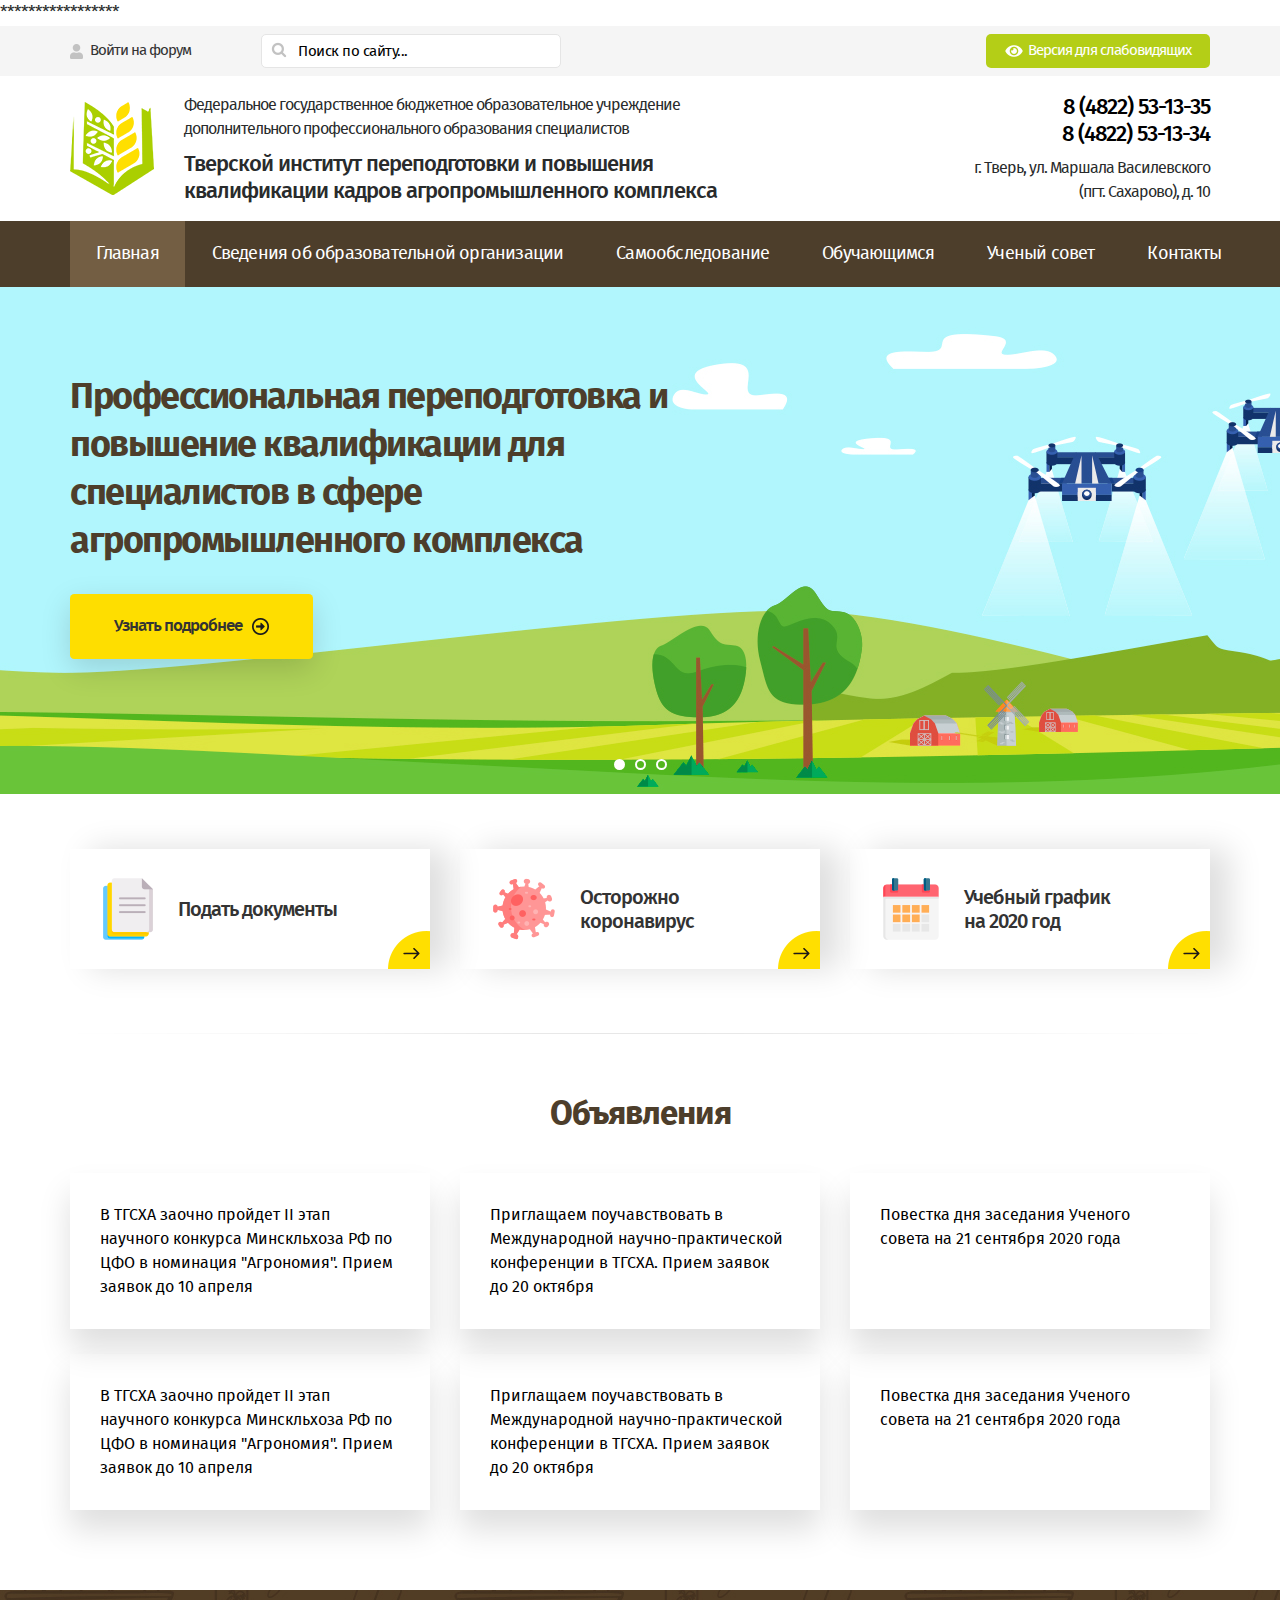
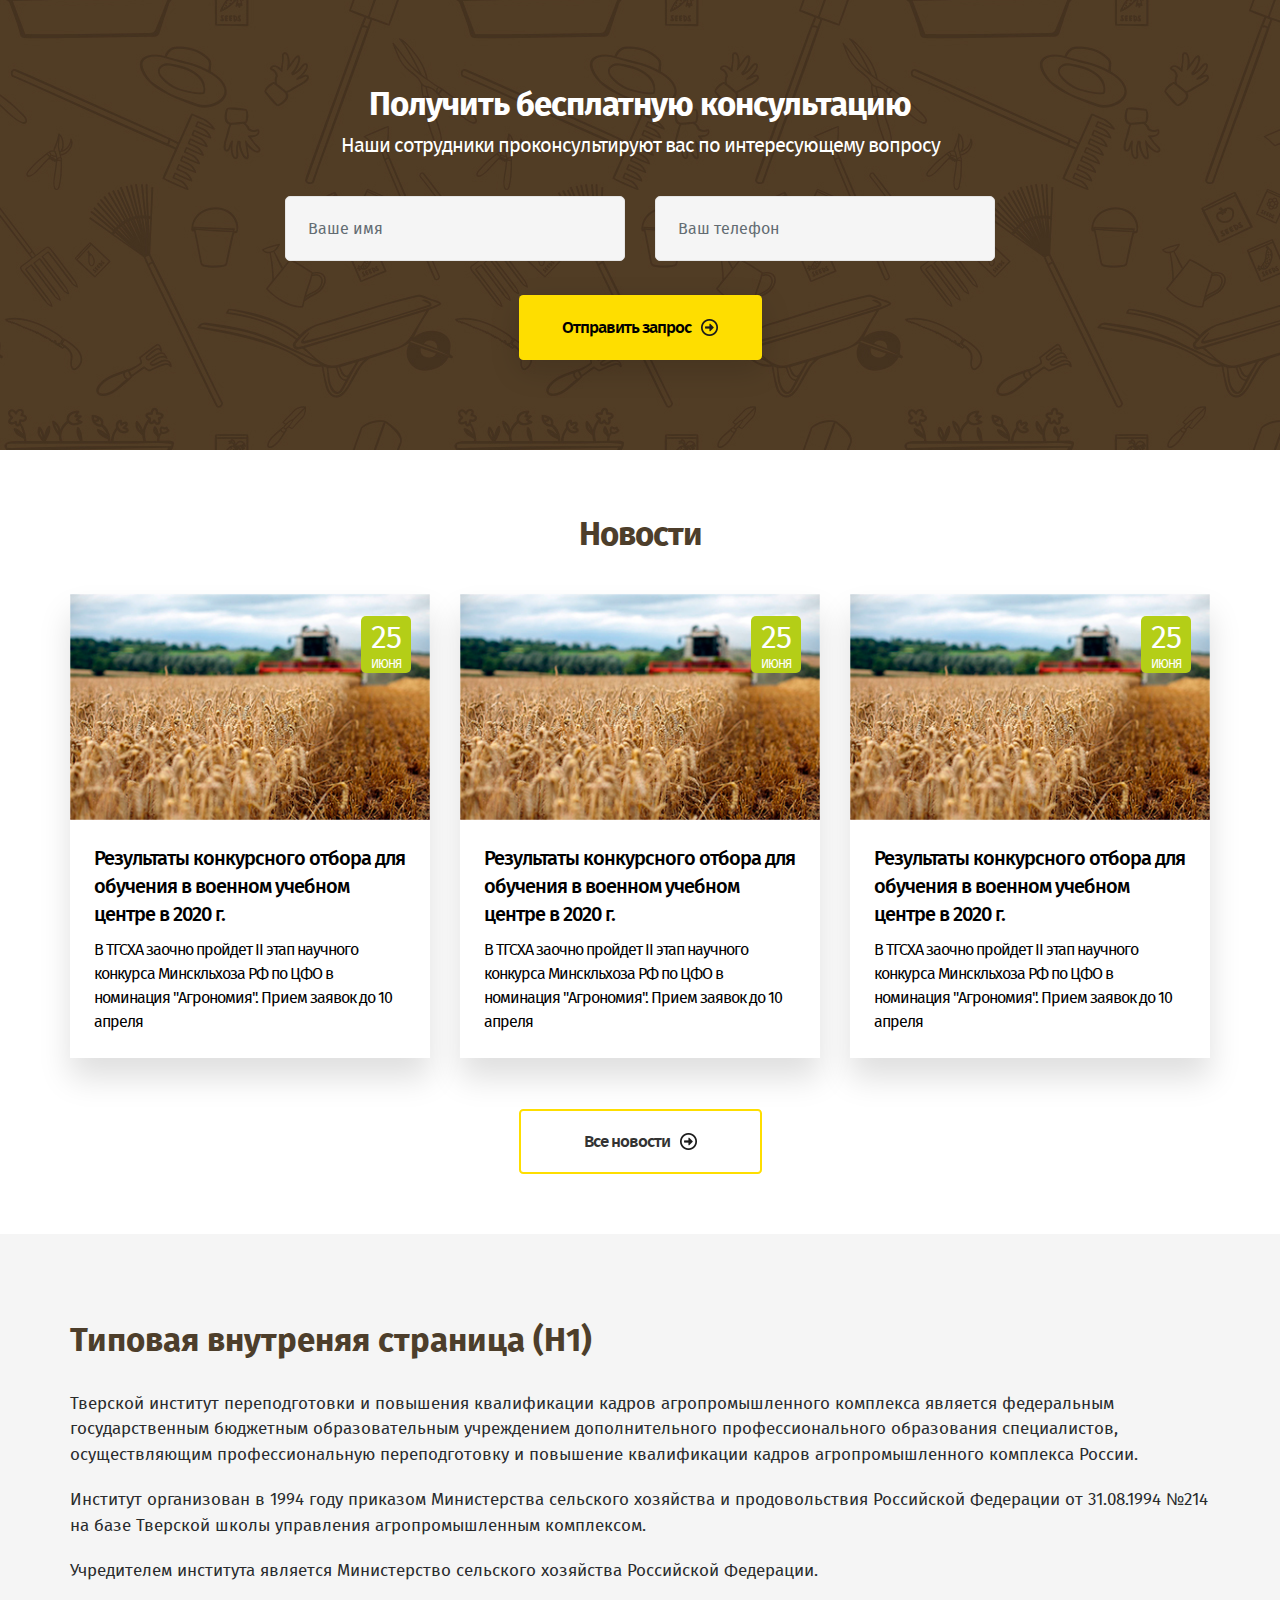
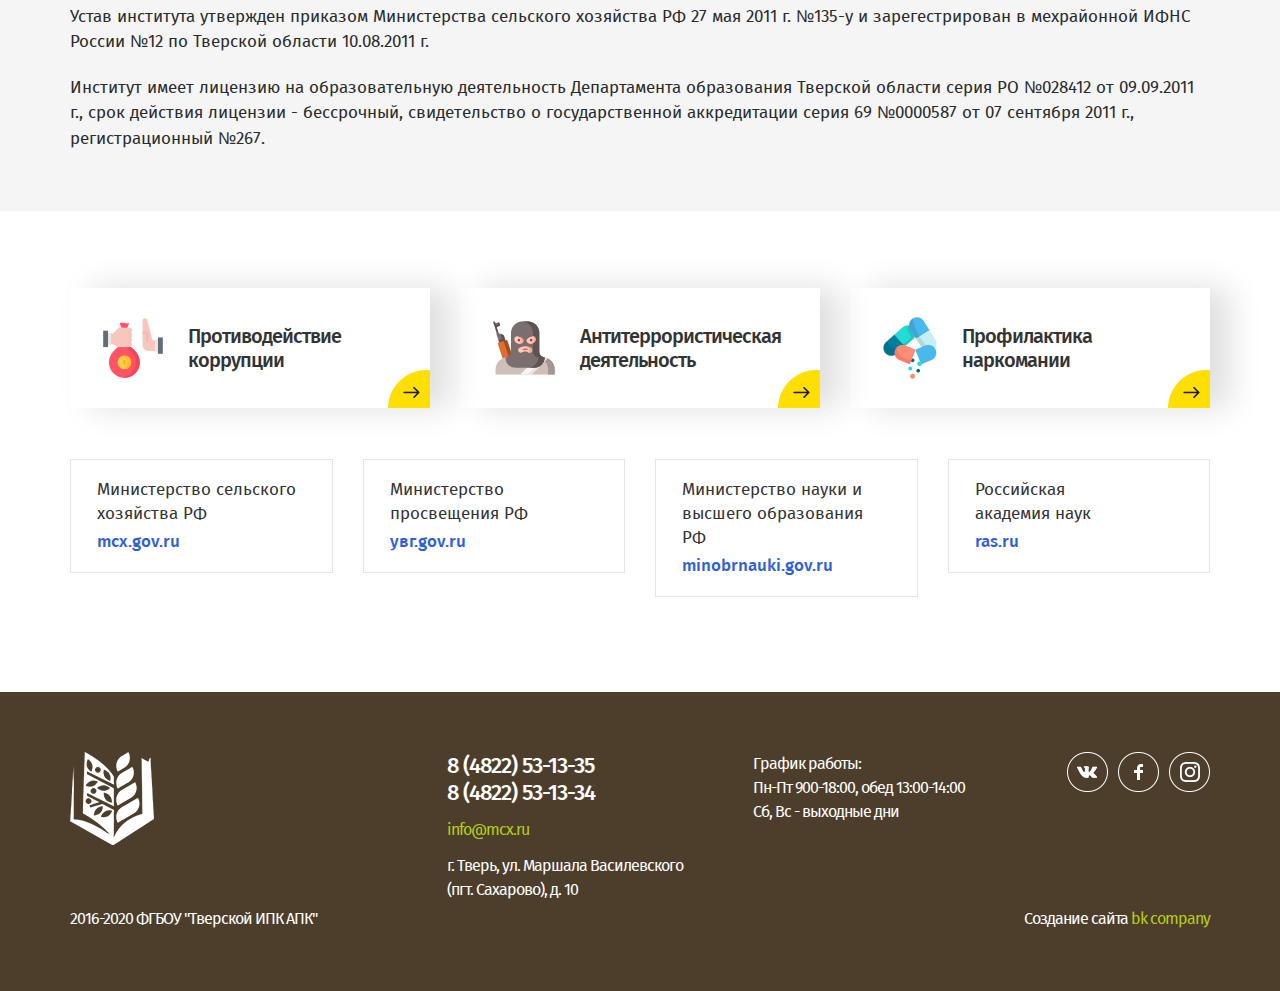
<file: index.html>
<!DOCTYPE HTML>
<html lang="ru">
<head>
    <meta charset="utf-8">
    <title>Главная</title>
    <meta name="description" content="description">
    <meta http-equiv="X-UA-Compatible" content="IE=edge">
    <meta name="viewport" content="width=device-width, initial-scale=1, maximum-scale=1">
    <link rel="stylesheet" href="css/slick.css">
    <link rel="stylesheet" href="css/slick-theme.css">
    <link rel="stylesheet" href="css/jquery.fancybox.min.css">
    <link rel="stylesheet" href="css/selectric.css">
    <link rel="stylesheet" href="css/libs.css"/>
</head>
<body>
*****************
<header>
    <div class="header-top">
        <div class="container">
            <div class="row align-items-center justify-content-between">
                <div class="col-xl-12 col-lg-14 col-md-17 col-18">
                    <div class="header-event">
                        <a href="#" class="header-entry">
                            <img src="images/user.png" alt="">
                           <span class="header-entry__desktop"> Войти на форум</span>
                            <span class="header-entry__mobile"> Войти</span>
                        </a>
                        <form action="#" class="header-search">
                            <input type="text" class="header-search__input" placeholder="Поиск по сайту...">
                            <input type="submit" class="header-search__submit">
                        </form>
                    </div>
                </div>
                <div class="col-xl-6 col-lg-10 col-md-4 col-6 flex justify-content-end">
                    <a href="#" class="header-see">
                        <img src="images/eye.png" alt="">
                        <span>Версия для слабовидящих</span>
                    </a>
                </div>
            </div>
        </div>
    </div>
    <div class="header-center">
        <div class="container">
            <div class="row align-items-center align-items-lg-start">
                <div class="col-xl-15 col-lg-17 col-sm-12 col-14">
                    <div class="header-logo__information">
                        <a href="#" class="header-logo">
                            <img src="images/logo.png" alt="">
                        </a>
                        <div class="header-logo__information_text_mobile">
                            <div class="header-logo__text_big">
                                ФГБОУ <span>"Тверской ИПК АПК"</span>
                            </div>
                        </div>
                        <div class="header-logo__information_text">
                            <div class="header-logo__text">
                                Федеральное государственное бюджетное образовательное учреждение дополнительного
                                профессионального образования специалистов
                            </div>
                            <div class="header-logo__text_big">
                                Тверской институт переподготовки и повышения квалификации кадров агропромышленного
                                комплекса
                            </div>
                        </div>
                    </div>
                </div>
                <div class="col-xl-9 col-lg-7 col-sm-12 col-10 flex flex-column align-items-end text-right">
                    <a href="tel:84822531335" class="header-logo__phone">8 (4822) 53-13-35 </a>
                    <a href="tel:84822531334" class="header-logo__phone">8 (4822) 53-13-34</a>
                    <div class="header-logo__street">
                        г. Тверь, ул. Маршала Василевского <br> (пгт. Сахарово), д. 10
                    </div>
                </div>
            </div>
        </div>
    </div>
    <div class="header-bottom">
        <div class="container">
            <div class="row">
                <div class="col-24 flex align-items-center justify-content-between">
                    <div class="mobile-container">
                        <a href="#" class="header-logo__mobile">
                            <img src="images/logo.png" alt="">
                        </a>
                        <div id="hamburger" class="hamburger-icon-container">
                            <span class="hamburger-icon"></span>
                        </div>
                    </div>
                    <div class="header-bottom__container">
                        <nav class="header-menu">
                            <ul class="header-menu__items">
                                <li class="header-menu__item">
                                    <a href="#" class="header-menu__link active">Главная</a>
                                </li>
                                <li class="header-menu__item header-menu__item_dropdown">
                                    <a href="#" class="header-menu__link">Сведения об образовательной организации</a>
                                    <ul class="header-dopMenu">
                                        <li class="header-dopMenu__item">
                                            <a href="#" class="header-dopMenu__link">Сведения об образовательной организации</a>
                                        </li>
                                        <li class="header-dopMenu__item">
                                            <a href="#" class="header-dopMenu__link">Сведения об образовательной организации</a>
                                        </li>
                                        <li class="header-dopMenu__item">
                                            <a href="#" class="header-dopMenu__link">Основные сведения</a>
                                        </li>
                                        <li class="header-dopMenu__item">
                                            <a href="#" class="header-dopMenu__link">Структура и органы управления образовательной организацией</a>
                                        </li>
                                        <li class="header-dopMenu__item">
                                            <a href="#" class="header-dopMenu__link">Документы</a>
                                        </li>
                                        <li class="header-dopMenu__item">
                                            <a href="#" class="header-dopMenu__link">Образование</a>
                                        </li>
                                        <li class="header-dopMenu__item">
                                            <a href="#" class="header-dopMenu__link">Образовательные стандарты	</a>
                                        </li>
                                        <li class="header-dopMenu__item">
                                            <a href="#" class="header-dopMenu__link">Руководство.Педагогический состав</a>
                                        </li>
                                    </ul>
                                </li>
                                <li class="header-menu__item">
                                    <a href="#" class="header-menu__link">Самообследование</a>
                                </li>
                                <li class="header-menu__item">
                                    <a href="#" class="header-menu__link">Обучающимся</a>
                                </li>
                                <li class="header-menu__item">
                                    <a href="#" class="header-menu__link">Ученый совет</a>
                                </li>
                                <li class="header-menu__item">
                                    <a href="#" class="header-menu__link">Контакты</a>
                                </li>
                            </ul>
                        </nav>
                    </div>
                    <div class="flex align-items-center">
                        <div class="header-bottom__container_hidden">
                            <a href="#" class="header-entry">Войти</a>
                            <a href="#" class="header-see">
                                <img src="images/eye.png" alt="">
                                <span>Версия для слабовидящих</span>
                            </a>
                        </div>
                        <div class="header-search__fixed">
                            <div class="header-search__fixed__icon">
                                <img src="images/search-1.png" alt="" class="header-search__fixed__icon_relative">
                                <img src="images/search-2.png" alt="" class="header-search__fixed__icon_absolute">
                            </div>
                            <div class="header-search__fixed__form">
                                <form action="#" class="header-search">
                                    <input type="text" class="header-search__input" placeholder="Поиск по сайту...">
                                    <input type="submit" class="header-search__submit">
                                </form>
                            </div>
                        </div>
                    </div>

                </div>
            </div>
        </div>
    </div>
</header>

<main>
    <div class="index-slider">
        <div class="index-slider__item" style="background-image: url(images/slider.jpg)">
            <div class="container">
                <div class="row">
                    <div class="col-lg-14">
                        <div class="index-slider__title">
                            Профессиональная переподготовка и повышение квалификации
                            для специалистов в сфере агропромышленного комплекса
                        </div>
                        <a href="#" class="btn">
                            Узнать подробнее
                            <img src="images/arrow.png" alt="">
                        </a>
                    </div>
                </div>
            </div>
        </div>
        <div class="index-slider__item" style="background-image: url(images/slider.jpg)">
            <div class="container">
                <div class="row">
                    <div class="col-lg-14">
                        <div class="index-slider__title">
                            Профессиональная переподготовка
                        </div>
                        <a href="#" class="btn">
                            Отправить запрос
                            <img src="images/arrow.png" alt="">
                        </a>
                    </div>
                </div>
            </div>
        </div>
        <div class="index-slider__item" style="background-image: url(images/slider.jpg)">
            <div class="container">
                <div class="row">
                    <div class="col-lg-14">
                        <div class="index-slider__title">
                            Профессиональная переподготовка и повышение квалификации
                            для специалистов в сфере агропромышленного комплекса
                        </div>
                        <a href="#" class="btn">
                            Отправить запрос
                            <img src="images/arrow.png" alt="">
                        </a>
                    </div>
                </div>
            </div>
        </div>
    </div>
    <div class="container">
        <div class="row">
            <div class="col-12 col-xl-8 mt-4">
                <a href="#" class="item-link">
                    <span class="item-link__pic">
                        <img src="images/item-link-4.png" alt="">
                    </span>
                    <span class="item-link__text">
                      Подать документы
                    </span>
                    <span class="item-link__absolute">
                        <img src="images/arrow-right.png" alt="">
                    </span>
                </a>
            </div>
            <div class="col-12 col-xl-8 mt-4">
                <a href="#" class="item-link">
                    <span class="item-link__pic">
                        <img src="images/item-link-5.png" alt="">
                    </span>
                    <span class="item-link__text">
                     Осторожно <br> коронавирус
                    </span>
                    <span class="item-link__absolute">
                        <img src="images/arrow-right.png" alt="">
                    </span>
                </a>
            </div>
            <div class="col-12 col-xl-8 mt-4">
                <a href="#" class="item-link">
                    <span class="item-link__pic">
                        <img src="images/item-link-6.png" alt="">
                    </span>
                    <span class="item-link__text">
                       Учебный график <br> на 2020 год
                    </span>
                    <span class="item-link__absolute">
                        <img src="images/arrow-right.png" alt="">
                    </span>
                </a>
            </div>
        </div>
        <div class="row">
            <div class="col-24">
                <div class="title-page">
                    Объявления
                </div>
            </div>
            <div class="col-lg-8 col-12 mt-4">
                <a href="#" class="announcement-item">
                  <span>  В ТГСХА заочно пройдет II этап научного конкурса Минскльхоза РФ по ЦФО в номинация "Агрономия". Прием заявок до 10 апреля</span>
                </a>
            </div>
            <div class="col-lg-8 col-12 mt-4">
                <a href="#" class="announcement-item">
                    Приглащаем поучавствовать в Международной научно-практической конференции в ТГСХА. Прием заявок до 20 октября
                </a>
            </div>
            <div class="col-lg-8 col-12 mt-4">
                <a href="#" class="announcement-item">
                    Повестка дня заседания Ученого совета на 21 сентября 2020 года
                </a>
            </div>
            <div class="col-lg-8 col-12 mt-4">
                <a href="#" class="announcement-item">
                    <span>  В ТГСХА заочно пройдет II этап научного конкурса Минскльхоза РФ по ЦФО в номинация "Агрономия". Прием заявок до 10 апреля</span>
                </a>
            </div>
            <div class="col-lg-8 col-12 mt-4">
                <a href="#" class="announcement-item">
                    Приглащаем поучавствовать в Международной научно-практической конференции в ТГСХА. Прием заявок до 20 октября
                </a>
            </div>
            <div class="col-lg-8 col-12 mt-4">
                <a href="#" class="announcement-item">
                    Повестка дня заседания Ученого совета на 21 сентября 2020 года
                </a>
            </div>
        </div>
    </div>
    <div class="consultation">
        <div class="container">
            <div class="row">
                <div class="col-24">
                    <div class="consultation-title">Получить бесплатную консультацию</div>
                    <div class="consultation-description">Наши сотрудники проконсультируют вас по интересующему вопросу</div>
                    <form action="#" class="consultation-form">
                        <div class="consultation-form__line">
                            <input type="text" placeholder="Ваше имя">
                            <input type="tel" placeholder="Ваш телефон" class="phone">
                        </div>
                        <div class="btn">
                            <input type="submit">
                            Отправить запрос
                            <img src="images/arrow.png" alt="">
                        </div>
                    </form>
                </div>
            </div>
        </div>
    </div>
    <div class="container news-container">
        <div class="row">
            <div class="col-24">
                <div class="title-page title-page__none">
                    Новости
                </div>
            </div>
            <div class="col-lg-8 col-12 mt-4">
                <a href="#" class="news-element">
                        <span class="news-element__pic">
                            <img src="images/news-item.jpg" alt="">
                            <span class="news-element__date">
                                <span class="news-element__date_day">25 </span>
                                <span class="news-element__date_month">июня</span>
                            </span>
                        </span>
                    <span class="news-element__content">
                            <span class="news-item__title">
                                Результаты конкурсного отбора для обучения в военном учебном центре в 2020 г.
                            </span>
                            <span class="news-element__description">
                                В ТГСХА заочно пройдет II этап научного конкурса Минскльхоза РФ по ЦФО в номинация "Агрономия". Прием заявок до 10 апреля
                            </span>
                        </span>
                </a>
            </div>
            <div class="col-lg-8 col-12 mt-4">
                <a href="#" class="news-element">
                        <span class="news-element__pic">
                            <img src="images/news-item.jpg" alt="">
                            <span class="news-element__date">
                                <span class="news-element__date_day">25 </span>
                                <span class="news-element__date_month">июня</span>
                            </span>
                        </span>
                    <span class="news-element__content">
                            <span class="news-item__title">
                                Результаты конкурсного отбора для обучения в военном учебном центре в 2020 г.
                            </span>
                            <span class="news-element__description">
                                В ТГСХА заочно пройдет II этап научного конкурса Минскльхоза РФ по ЦФО в номинация "Агрономия". Прием заявок до 10 апреля
                            </span>
                        </span>
                </a>
            </div>
            <div class="col-lg-8 col-12 mt-4">
                <a href="#" class="news-element">
                        <span class="news-element__pic">
                            <img src="images/news-item.jpg" alt="">
                            <span class="news-element__date">
                                <span class="news-element__date_day">25 </span>
                                <span class="news-element__date_month">июня</span>
                            </span>
                        </span>
                    <span class="news-element__content">
                            <span class="news-item__title">
                                Результаты конкурсного отбора для обучения в военном учебном центре в 2020 г.
                            </span>
                            <span class="news-element__description">
                                В ТГСХА заочно пройдет II этап научного конкурса Минскльхоза РФ по ЦФО в номинация "Агрономия". Прием заявок до 10 апреля
                            </span>
                        </span>
                </a>
            </div>
            <div class="col-24 mt-5 flex justify-content-center">
                <a href="#" class="btn btn-all">
                    Все новости
                    <img src="images/arrow.png" alt="">
                </a>
            </div>
        </div>
    </div>
    <div class="text-container">
        <div class="container">
            <div class="row">
                <div class="col-24">
                    <h1>
                        Типовая внутреняя страница (Н1)
                    </h1>
                    <p>
                        Тверской институт переподготовки и повышения квалификации кадров агропромышленного комплекса
                        является
                        федеральным государственным бюджетным образовательным учреждением дополнительного профессионального
                        образования специалистов, осуществляющим профессиональную переподготовку и повышение квалификации
                        кадров
                        агропромышленного комплекса России.
                    </p>
                    <p>
                        Институт организован в 1994 году приказом Министерства сельского хозяйства и продовольствия
                        Российской
                        Федерации от 31.08.1994 №214 на базе Тверской школы управления агропромышленным комплексом.
                    </p>
                    <p>
                        Учредителем института является Министерство сельского хозяйства Российской Федерации.
                    </p>
                    <p>
                        Устав института утвержден приказом Министерства сельского хозяйства РФ 27 мая 2011 г. №135-у и
                        зарегестрирован в мехрайонной ИФНС России №12 по Тверской области 10.08.2011 г.
                    </p>
                    <p>
                        Институт имеет лицензию на образовательную деятельность Департамента образования Тверской области
                        серия РО
                        №028412 от 09.09.2011 г., срок действия лицензии - бессрочный, свидетельство о государственной
                        аккредитации
                        серия 69 №0000587 от 07 сентября 2011 г., регистрационный №267.
                    </p>
                </div>
            </div>
        </div>
    </div>
    <div class="container mb-md-4 mt-5">
        <div class="row mt-4">
            <div class="col-12 col-xl-8 mt-4">
                <a href="#" class="item-link">
                    <span class="item-link__pic">
                        <img src="images/item-link-1.png" alt="">
                    </span>
                    <span class="item-link__text">
                        Противодействие коррупции
                    </span>
                    <span class="item-link__absolute">
                        <img src="images/arrow-right.png" alt="">
                    </span>
                </a>
            </div>
            <div class="col-12 col-xl-8 mt-4">
                <a href="#" class="item-link">
                    <span class="item-link__pic">
                        <img src="images/item-link-2.png" alt="">
                    </span>
                    <span class="item-link__text">
                        Антитеррористическая деятельность
                    </span>
                    <span class="item-link__absolute">
                        <img src="images/arrow-right.png" alt="">
                    </span>
                </a>
            </div>
            <div class="col-12 col-xl-8 mt-4">
                <a href="#" class="item-link">
                    <span class="item-link__pic">
                        <img src="images/item-link-3.png" alt="">
                    </span>
                    <span class="item-link__text">
                        Профилактика наркомании
                    </span>
                    <span class="item-link__absolute">
                        <img src="images/arrow-right.png" alt="">
                    </span>
                </a>
            </div>
        </div>
        <div class="row mt-4">
            <div class="col-lg-6 col-12 mt-4">
                <a href="#" class="news-item">
                    <div class="news-item__text">Министерство сельского <br> хозяйства РФ </div>
                    <div class="news-item__link">mcx.gov.ru</div>
                </a>
            </div>
            <div class="col-lg-6 col-12 mt-4">
                <a href="#" class="news-item">
                    <div class="news-item__text">Министерство <br> просвещения РФ</div>
                    <div class="news-item__link">увг.gov.ru</div>
                </a>
            </div>
            <div class="col-lg-6 col-12 mt-4">
                <a href="#" class="news-item">
                    <div class="news-item__text">Министерство науки и <br> высшего образования РФ</div>
                    <div class="news-item__link">minobrnauki.gov.ru</div>
                </a>
            </div>
            <div class="col-lg-6 col-12 mt-4">
                <a href="#" class="news-item">
                    <div class="news-item__text">Российская <br> академия наук</div>
                    <div class="news-item__link">ras.ru</div>
                </a>
            </div>
        </div>
    </div>
</main>

<footer>
    <div class="container">
        <div class="row">
            <div class="col-lg-7 flex justify-content-center justify-content-lg-start">
                <a href="#" class="logo-footer">
                    <img src="images/logo-footer.png" alt="">
                </a>
            </div>
            <div class="col-lg-7 pl-lg-5 flex flex-column align-items-center align-items-lg-start mt-4 mt-lg-0">
                <a href="tel:8 (4822) 53-13-35" class="footer-link__phone">8 (4822) 53-13-35</a>
                <a href="tel:8 (4822) 53-13-34" class="footer-link__phone">8 (4822) 53-13-34</a>
                <a href="mailto:info@mcx.ru" class="footer-link__mail">info@mcx.ru</a>
                <div class="footer-street">г. Тверь, ул. Маршала Василевского <br> (пгт. Сахарово), д. 10</div>
            </div>
            <div class="col-lg-6 mt-4 mt-lg-0">
                <div class="footer-schedule">
                    График работы: <br>
                    Пн-Пт 900-18:00, обед 13:00-14:00 <br>
                    Сб, Вс - выходные дни
                </div>
            </div>
            <div class="col-lg-4 mt-4 mt-lg-0 flex justify-content-lg-end justify-content-center">
                <a href="#" class="footer-soc__link">
                    <img src="images/soc-1.png" alt="" class="footer-soc__link_relative">
                    <img src="images/soc-1h.png" alt="" class="footer-soc__link_absolute">
                </a>
                <a href="#" class="footer-soc__link">
                    <img src="images/soc-2.png" alt="" class="footer-soc__link_relative">
                    <img src="images/soc-2h.png" alt="" class="footer-soc__link_absolute">
                </a>
                <a href="#" class="footer-soc__link">
                    <img src="images/soc-3.png" alt="" class="footer-soc__link_relative">
                    <img src="images/soc-3h.png" alt="" class="footer-soc__link_absolute">
                </a>
            </div>
        </div>
        <div class="row mt-1">
            <div class="col-lg-12">
                <div class="footer-copy">
                    2016-2020 ФГБОУ "Тверской ИПК АПК"
                </div>
            </div>
            <div class="col-lg-12 flex justify-content-lg-end">
                <div class="creator">
                    Создание сайта
                    <a href="#">bk company</a>
                </div>
            </div>
        </div>
    </div>
</footer>

<script src="http://ajax.googleapis.com/ajax/libs/jquery/3.0.0/jquery.min.js"></script>
<script src="js/bootstrap.js"></script>
<script src="js/slick.min.js"></script>
<script src="js/jquery.fancybox.min.js"></script>
<script src="js/jquery.selectric.js"></script>
<script src="js/jquery.maskedinput.min.js"></script>
<script src="js/main.js"></script>
</body>
</html>
</file>
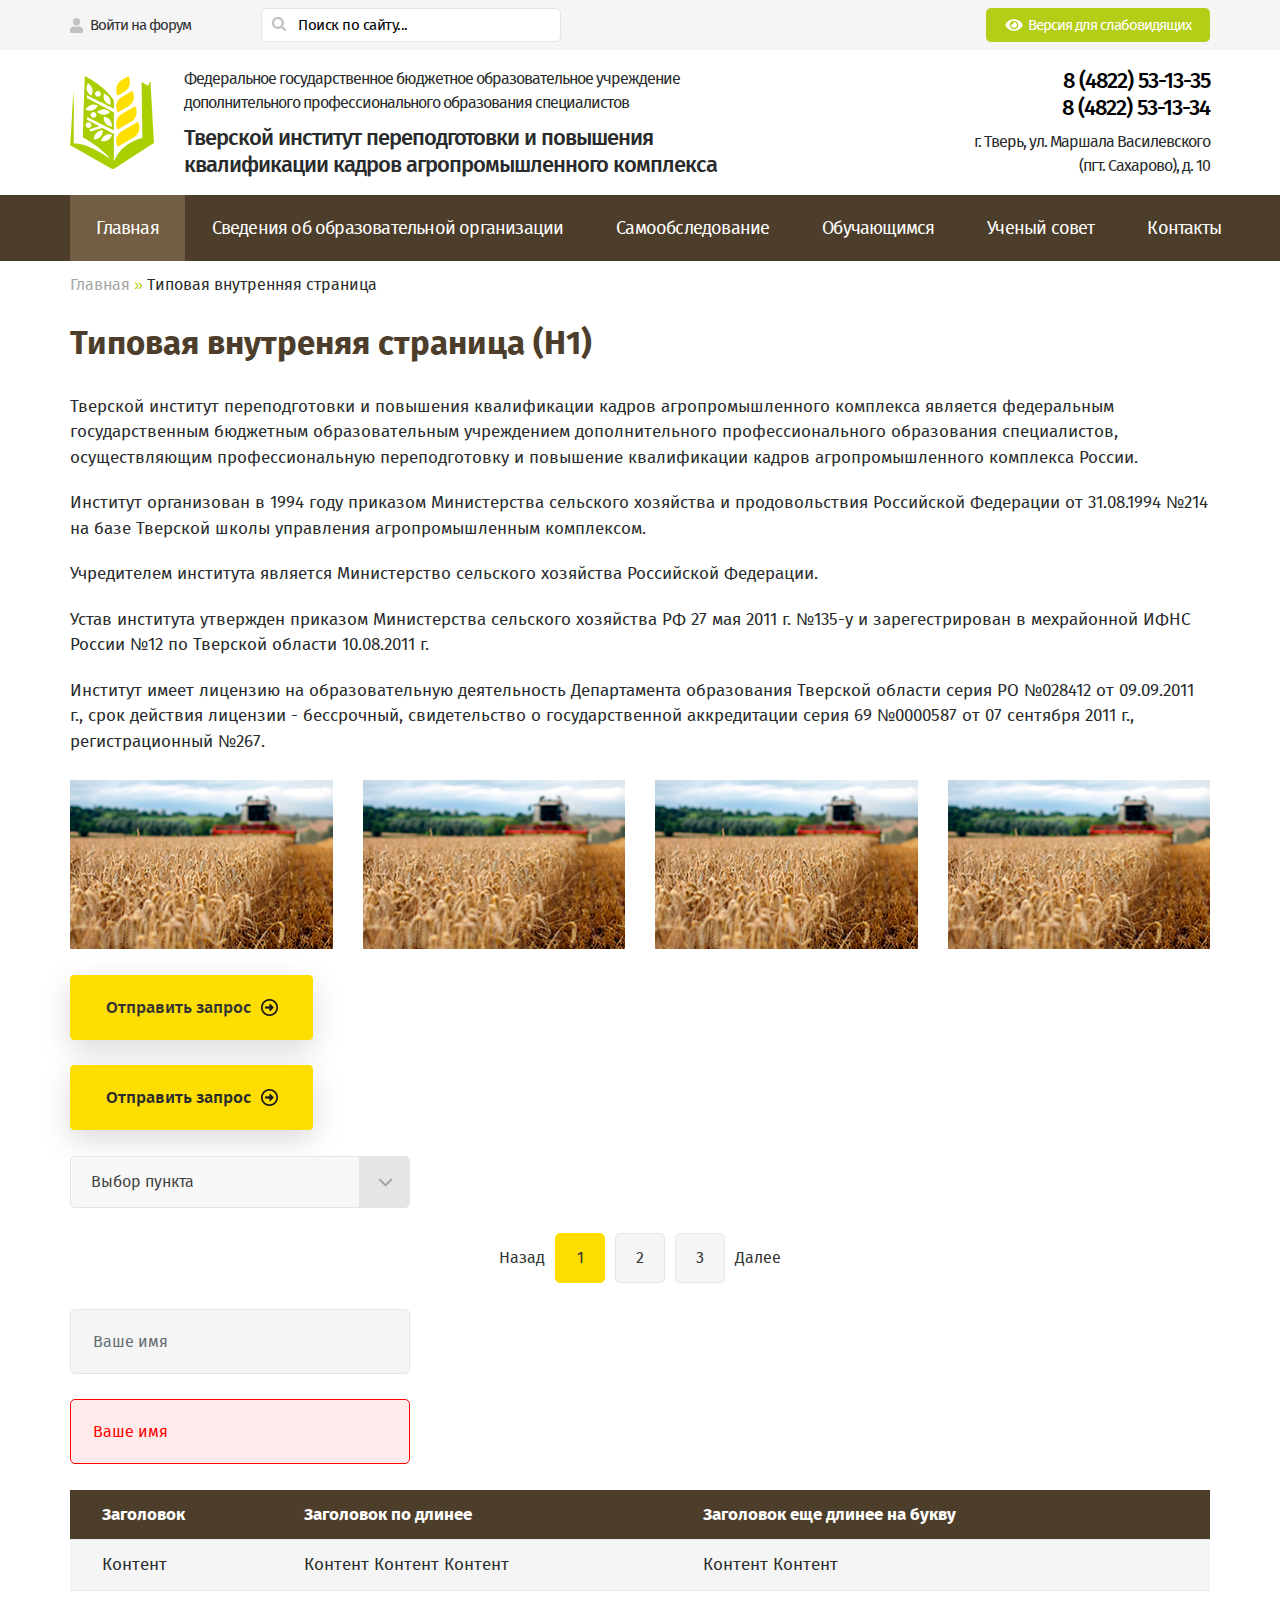
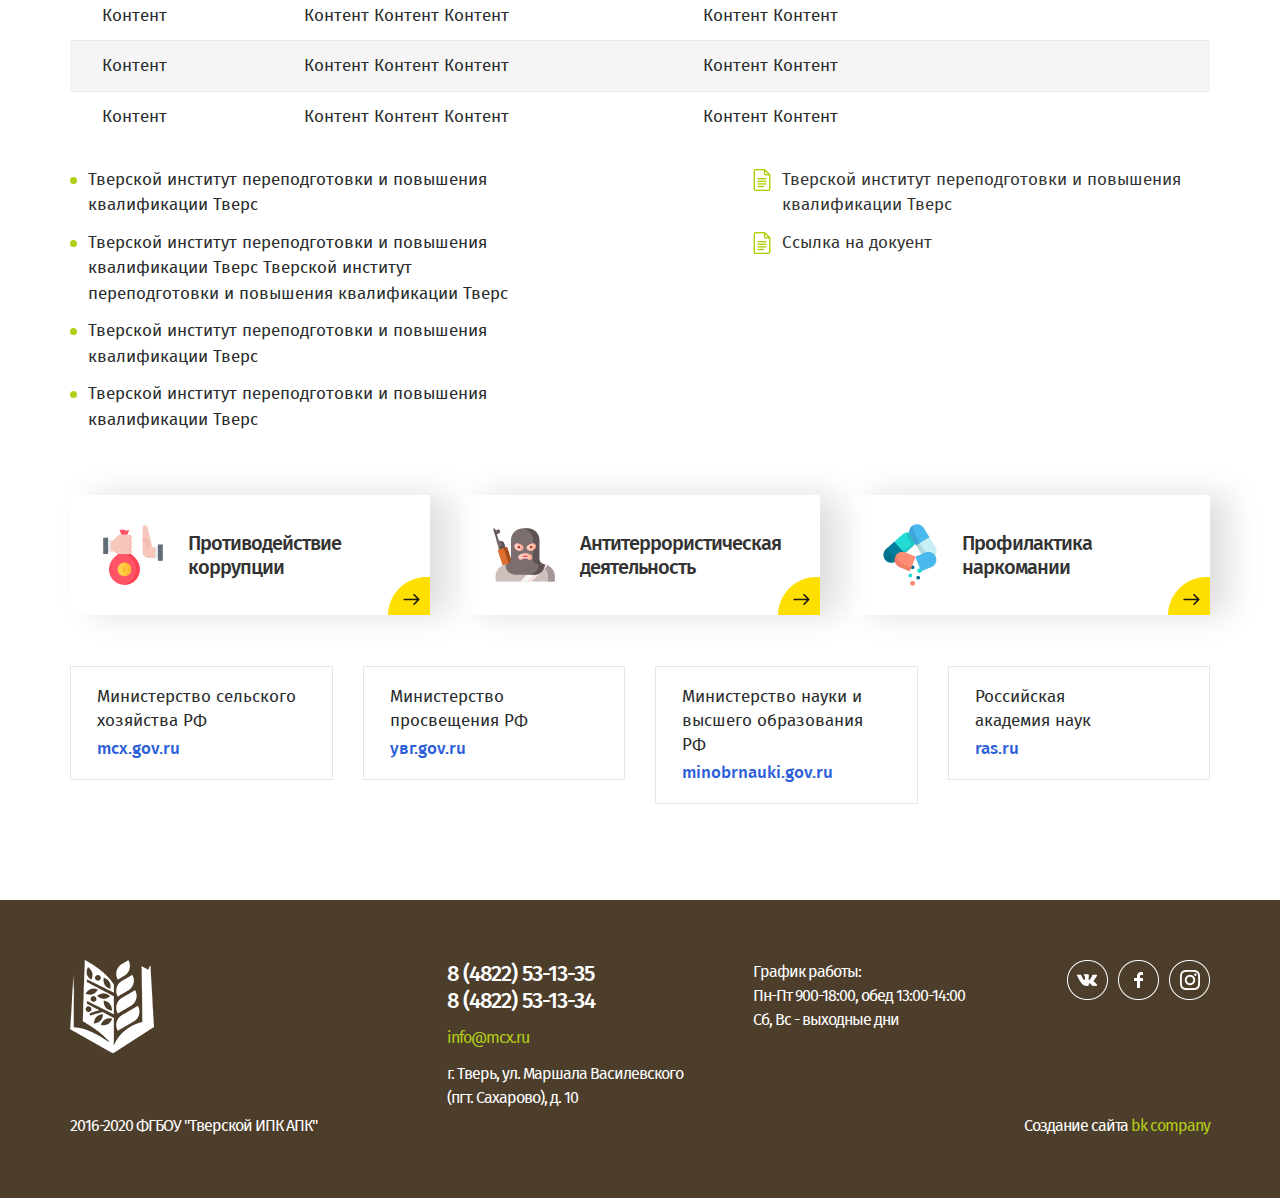
<file: page.html>
<!DOCTYPE HTML>
<html lang="ru">
<head>
    <meta charset="utf-8">
    <title>Главная</title>
    <meta name="description" content="description">
    <meta http-equiv="X-UA-Compatible" content="IE=edge">
    <meta name="viewport" content="width=device-width, initial-scale=1, maximum-scale=1">
    <link rel="stylesheet" href="css/slick.css">
    <link rel="stylesheet" href="css/slick-theme.css">
    <link rel="stylesheet" href="css/jquery.fancybox.min.css">
    <link rel="stylesheet" href="css/selectric.css">
    <link rel="stylesheet" href="css/libs.css"/>
</head>
<body>

<header>
    <div class="header-top">
        <div class="container">
            <div class="row align-items-center justify-content-between">
                <div class="col-xl-12 col-lg-14 col-md-17 col-18">
                    <div class="header-event">
                        <a href="#" class="header-entry">
                            <img src="images/user.png" alt="">
                           <span class="header-entry__desktop"> Войти на форум</span>
                            <span class="header-entry__mobile"> Войти</span>
                        </a>
                        <form action="#" class="header-search">
                            <input type="text" class="header-search__input" placeholder="Поиск по сайту...">
                            <input type="submit" class="header-search__submit">
                        </form>
                    </div>
                </div>
                <div class="col-xl-6 col-lg-10 col-md-4 col-6 flex justify-content-end">
                    <a href="#" class="header-see">
                        <img src="images/eye.png" alt="">
                        <span>Версия для слабовидящих</span>
                    </a>
                </div>
            </div>
        </div>
    </div>
    <div class="header-center">
        <div class="container">
            <div class="row align-items-center align-items-lg-start">
                <div class="col-xl-15 col-lg-17 col-sm-12 col-14">
                    <div class="header-logo__information">
                        <a href="#" class="header-logo">
                            <img src="images/logo.png" alt="">
                        </a>
                        <div class="header-logo__information_text_mobile">
                            <div class="header-logo__text_big">
                                ФГБОУ <span>"Тверской ИПК АПК"</span>
                            </div>
                        </div>
                        <div class="header-logo__information_text">
                            <div class="header-logo__text">
                                Федеральное государственное бюджетное образовательное учреждение дополнительного
                                профессионального образования специалистов
                            </div>
                            <div class="header-logo__text_big">
                                Тверской институт переподготовки и повышения квалификации кадров агропромышленного
                                комплекса
                            </div>
                        </div>
                    </div>
                </div>
                <div class="col-xl-9 col-lg-7 col-sm-12 col-10 flex flex-column align-items-end text-right">
                    <a href="tel:84822531335" class="header-logo__phone">8 (4822) 53-13-35 </a>
                    <a href="tel:84822531334" class="header-logo__phone">8 (4822) 53-13-34</a>
                    <div class="header-logo__street">
                        г. Тверь, ул. Маршала Василевского <br> (пгт. Сахарово), д. 10
                    </div>
                </div>
            </div>
        </div>
    </div>
    <div class="header-bottom">
        <div class="container">
            <div class="row">
                <div class="col-24 flex align-items-center justify-content-between">
                    <div class="mobile-container">
                        <a href="#" class="header-logo__mobile">
                            <img src="images/logo.png" alt="">
                        </a>
                        <div id="hamburger" class="hamburger-icon-container">
                            <span class="hamburger-icon"></span>
                        </div>
                    </div>
                    <div class="header-bottom__container">
                        <nav class="header-menu">
                            <ul class="header-menu__items">
                                <li class="header-menu__item">
                                    <a href="#" class="header-menu__link active">Главная</a>
                                </li>
                                <li class="header-menu__item header-menu__item_dropdown">
                                    <a href="#" class="header-menu__link">Сведения об образовательной организации</a>
                                    <ul class="header-dopMenu">
                                        <li class="header-dopMenu__item">
                                            <a href="#" class="header-dopMenu__link">Сведения об образовательной организации</a>
                                        </li>
                                        <li class="header-dopMenu__item">
                                            <a href="#" class="header-dopMenu__link">Сведения об образовательной организации</a>
                                        </li>
                                        <li class="header-dopMenu__item">
                                            <a href="#" class="header-dopMenu__link">Основные сведения</a>
                                        </li>
                                        <li class="header-dopMenu__item">
                                            <a href="#" class="header-dopMenu__link">Структура и органы управления образовательной организацией</a>
                                        </li>
                                        <li class="header-dopMenu__item">
                                            <a href="#" class="header-dopMenu__link">Документы</a>
                                        </li>
                                        <li class="header-dopMenu__item">
                                            <a href="#" class="header-dopMenu__link">Образование</a>
                                        </li>
                                        <li class="header-dopMenu__item">
                                            <a href="#" class="header-dopMenu__link">Образовательные стандарты	</a>
                                        </li>
                                        <li class="header-dopMenu__item">
                                            <a href="#" class="header-dopMenu__link">Руководство.Педагогический состав</a>
                                        </li>
                                    </ul>
                                </li>
                                <li class="header-menu__item">
                                    <a href="#" class="header-menu__link">Самообследование</a>
                                </li>
                                <li class="header-menu__item">
                                    <a href="#" class="header-menu__link">Обучающимся</a>
                                </li>
                                <li class="header-menu__item">
                                    <a href="#" class="header-menu__link">Ученый совет</a>
                                </li>
                                <li class="header-menu__item">
                                    <a href="#" class="header-menu__link">Контакты</a>
                                </li>
                            </ul>
                        </nav>
                    </div>
                    <div class="flex align-items-center">
                        <div class="header-bottom__container_hidden">
                            <a href="#" class="header-entry">Войти</a>
                            <a href="#" class="header-see">
                                <img src="images/eye.png" alt="">
                                <span>Версия для слабовидящих</span>
                            </a>
                        </div>
                        <div class="header-search__fixed">
                            <div class="header-search__fixed__icon">
                                <img src="images/search-1.png" alt="" class="header-search__fixed__icon_relative">
                                <img src="images/search-2.png" alt="" class="header-search__fixed__icon_absolute">
                            </div>
                            <div class="header-search__fixed__form">
                                <form action="#" class="header-search">
                                    <input type="text" class="header-search__input" placeholder="Поиск по сайту...">
                                    <input type="submit" class="header-search__submit">
                                </form>
                            </div>
                        </div>
                    </div>

                </div>
            </div>
        </div>
    </div>
</header>

<main>
    <div class="container">
        <div class="row">
            <div class="col-24">
                <nav aria-label="breadcrumb">
                    <ol class="breadcrumb">
                        <li class="breadcrumb-item"><a href="#">Главная</a></li>
                        <li class="breadcrumb-item active" aria-current="page">Типовая внутренняя страница</li>
                    </ol>
                </nav>
                <h1>
                    Типовая внутреняя страница (Н1)
                </h1>
                <p>
                    Тверской институт переподготовки и повышения квалификации кадров агропромышленного комплекса
                    является
                    федеральным государственным бюджетным образовательным учреждением дополнительного профессионального
                    образования специалистов, осуществляющим профессиональную переподготовку и повышение квалификации
                    кадров
                    агропромышленного комплекса России.
                </p>
                <p>
                    Институт организован в 1994 году приказом Министерства сельского хозяйства и продовольствия
                    Российской
                    Федерации от 31.08.1994 №214 на базе Тверской школы управления агропромышленным комплексом.
                </p>
                <p>
                    Учредителем института является Министерство сельского хозяйства Российской Федерации.
                </p>
                <p>
                    Устав института утвержден приказом Министерства сельского хозяйства РФ 27 мая 2011 г. №135-у и
                    зарегестрирован в мехрайонной ИФНС России №12 по Тверской области 10.08.2011 г.
                </p>
                <p>
                    Институт имеет лицензию на образовательную деятельность Департамента образования Тверской области
                    серия РО
                    №028412 от 09.09.2011 г., срок действия лицензии - бессрочный, свидетельство о государственной
                    аккредитации
                    серия 69 №0000587 от 07 сентября 2011 г., регистрационный №267.
                </p>
            </div>
            <div class="col-lg-6 col-md-8 col-12 mt-4 flex justify-content-center">
                <a href="images/pic-1.png" class="pic" data-fancybox="images"
                   data-caption="My caption">
                    <img src="images/pic-1.png" alt=""/>
                </a>
            </div>
            <div class="col-lg-6 col-md-8 col-12 mt-4 flex justify-content-center">
                <a href="images/pic-1.png" class="pic" data-fancybox="images"
                   data-caption="My caption">
                    <img src="images/pic-1.png" alt=""/>
                </a>
            </div>
            <div class="col-lg-6 col-md-8 col-12 mt-4 flex justify-content-center">
                <a href="images/pic-1.png" class="pic" data-fancybox="images"
                   data-caption="My caption">
                    <img src="images/pic-1.png" alt=""/>
                </a>
            </div>
            <div class="col-lg-6 col-md-8 col-12 mt-4 flex justify-content-center">
                <a href="images/pic-1.png" class="pic" data-fancybox="images"
                   data-caption="My caption">
                    <img src="images/pic-1.png" alt=""/>
                </a>
            </div>
        </div>
        <div class="row">
            <div class="col-24 mt-4">
                <a href="#" class="btn">
                    Отправить запрос
                    <img src="images/arrow.png" alt="">
                </a>

            </div>
            <div class="col-24 mt-4">
                <div class="btn">
                    <input type="submit">
                    Отправить запрос
                    <img src="images/arrow.png" alt="">
                </div>
            </div>
            <div class="col-24 mt-4">
                <select>
                    <option value="1">Выбор пункта</option>
                    <option value="2">Выбор пункта</option>
                    <option value="3">Выбор пункта</option>
                    <option value="4">Выбор пункта</option>
                    <option value="5">Выбор пункта</option>
                </select>
            </div>
            <div class="col-24 mt-4">
                <nav>
                    <ul class="pagination">
                        <li class="page-item"><a class="page-link" href="#">Назад</a></li>
                        <li class="page-item"><a class="page-link active" href="#">1</a></li>
                        <li class="page-item"><a class="page-link" href="#">2</a></li>
                        <li class="page-item"><a class="page-link" href="#">3</a></li>
                        <li class="page-item"><a class="page-link" href="#">Далее</a></li>
                    </ul>
                </nav>
            </div>
            <div class="col-24 mt-4">
                <input type="text" placeholder="Ваше имя">
            </div>
            <div class="col-24 mt-4">
                <input type="text" placeholder="Ваше имя" class="error">
            </div>
            <div class="col-24 mt-4">
                <div class="table">
                    <table>
                        <thead>
                        <tr>
                            <th> Заголовок</th>
                            <th> Заголовок по длинее</th>
                            <th> Заголовок еще длинее на букву</th>
                        </tr>
                        </thead>
                        <tbody>
                        <tr>
                            <td>Контент</td>
                            <td>Контент Контент Контент</td>
                            <td>Контент Контент</td>
                        </tr>
                        <tr>
                            <td>Контент</td>
                            <td>Контент Контент Контент</td>
                            <td>Контент Контент</td>
                        </tr>
                        <tr>
                            <td>Контент</td>
                            <td>Контент Контент Контент</td>
                            <td>Контент Контент</td>
                        </tr>
                        <tr>
                            <td>Контент</td>
                            <td>Контент Контент Контент</td>
                            <td>Контент Контент</td>
                        </tr>
                        </tbody>
                    </table>
                </div>
            </div>
            <div class="col-lg-10 mt-4">
                <ul>
                    <li>Тверской институт переподготовки и повышения квалификации Тверс</li>
                    <li>Тверской институт переподготовки и повышения квалификации Тверс Тверской институт переподготовки
                        и повышения квалификации Тверс
                    </li>
                    <li>Тверской институт переподготовки и повышения квалификации Тверс</li>
                    <li>Тверской институт переподготовки и повышения квалификации Тверс</li>
                </ul>
            </div>
            <div class="col-lg-10 mt-4 offset-lg-4">
                <a href="#" class="download">
                    <img src="images/download.png" alt="">
                    Тверской институт переподготовки и повышения квалификации Тверс
                </a>
                <a href="#" class="download">
                    <img src="images/download.png" alt="">
                    Ссылка на докуент
                </a>
            </div>
        </div>
        <div class="row mt-4">
            <div class="col-md-12 col-xl-8 mt-4">
                <a href="#" class="item-link">
                    <span class="item-link__pic">
                        <img src="images/item-link-1.png" alt="">
                    </span>
                    <span class="item-link__text">
                        Противодействие коррупции
                    </span>
                    <span class="item-link__absolute">
                        <img src="images/arrow-right.png" alt="">
                    </span>
                </a>
            </div>
            <div class="col-md-12 col-xl-8 mt-4">
                <a href="#" class="item-link">
                    <span class="item-link__pic">
                        <img src="images/item-link-2.png" alt="">
                    </span>
                    <span class="item-link__text">
                        Антитеррористическая деятельность
                    </span>
                    <span class="item-link__absolute">
                        <img src="images/arrow-right.png" alt="">
                    </span>
                </a>
            </div>
            <div class="col-md-12 col-xl-8 mt-4">
                <a href="#" class="item-link">
                    <span class="item-link__pic">
                        <img src="images/item-link-3.png" alt="">
                    </span>
                    <span class="item-link__text">
                        Профилактика наркомании
                    </span>
                    <span class="item-link__absolute">
                        <img src="images/arrow-right.png" alt="">
                    </span>
                </a>
            </div>
        </div>
        <div class="row mb-md-4 mt-4">
            <div class="col-lg-6 col-md-12 mt-4">
                <div class="news-item">
                    <div class="news-item__text">Министерство сельского <br> хозяйства РФ </div>
                    <a href="#" class="news-item__link">mcx.gov.ru</a>
                </div>
            </div>
            <div class="col-lg-6 col-md-12 mt-4">
                <div class="news-item">
                    <div class="news-item__text">Министерство <br> просвещения РФ</div>
                    <a href="#" class="news-item__link">увг.gov.ru</a>
                </div>
            </div>
            <div class="col-lg-6 col-md-12 mt-4">
                <div class="news-item">
                    <div class="news-item__text">Министерство науки и <br> высшего образования РФ</div>
                    <a href="#" class="news-item__link">minobrnauki.gov.ru</a>
                </div>
            </div>
            <div class="col-lg-6 col-md-12 mt-4">
                <div class="news-item">
                    <div class="news-item__text">Российская <br> академия наук</div>
                    <a href="#" class="news-item__link">ras.ru</a>
                </div>
            </div>
        </div>
    </div>
</main>

<footer>
    <div class="container">
        <div class="row">
            <div class="col-lg-7 flex justify-content-center justify-content-lg-start">
                <a href="#" class="logo-footer">
                    <img src="images/logo-footer.png" alt="">
                </a>
            </div>
            <div class="col-lg-7 pl-lg-5 flex flex-column align-items-center align-items-lg-start mt-4 mt-lg-0">
                <a href="tel:8 (4822) 53-13-35" class="footer-link__phone">8 (4822) 53-13-35</a>
                <a href="tel:8 (4822) 53-13-34" class="footer-link__phone">8 (4822) 53-13-34</a>
                <a href="mailto:info@mcx.ru" class="footer-link__mail">info@mcx.ru</a>
                <div class="footer-street">г. Тверь, ул. Маршала Василевского <br> (пгт. Сахарово), д. 10</div>
            </div>
            <div class="col-lg-6 mt-4 mt-lg-0">
                <div class="footer-schedule">
                    График работы: <br>
                    Пн-Пт 900-18:00, обед 13:00-14:00 <br>
                    Сб, Вс - выходные дни
                </div>
            </div>
            <div class="col-lg-4 mt-4 mt-lg-0 flex justify-content-lg-end justify-content-center">
                <a href="#" class="footer-soc__link">
                    <img src="images/soc-1.png" alt="" class="footer-soc__link_relative">
                    <img src="images/soc-1h.png" alt="" class="footer-soc__link_absolute">
                </a>
                <a href="#" class="footer-soc__link">
                    <img src="images/soc-2.png" alt="" class="footer-soc__link_relative">
                    <img src="images/soc-2h.png" alt="" class="footer-soc__link_absolute">
                </a>
                <a href="#" class="footer-soc__link">
                    <img src="images/soc-3.png" alt="" class="footer-soc__link_relative">
                    <img src="images/soc-3h.png" alt="" class="footer-soc__link_absolute">
                </a>
            </div>
        </div>
        <div class="row mt-1">
            <div class="col-lg-12">
                <div class="footer-copy">
                    2016-2020 ФГБОУ "Тверской ИПК АПК"
                </div>
            </div>
            <div class="col-lg-12 flex justify-content-lg-end">
                <div class="creator">
                    Создание сайта
                    <a href="#">bk company</a>
                </div>
            </div>
        </div>
    </div>
</footer>

<script src="http://ajax.googleapis.com/ajax/libs/jquery/3.0.0/jquery.min.js"></script>
<script src="js/bootstrap.js"></script>
<script src="js/slick.min.js"></script>
<script src="js/jquery.fancybox.min.js"></script>
<script src="js/jquery.selectric.js"></script>
<script src="js/jquery.maskedinput.min.js"></script>
<script src="js/main.js"></script>
</body>
</html>
</file>
<file: css/selectric.css>
.selectric-wrapper
{
    position: relative;

    cursor: pointer;
}

.selectric-responsive
{
    width: 100%;
}

.selectric
{
    position: relative;

    overflow: hidden;

    max-width: 340px; 

    border: 1px solid #e5e5e5;
    -webkit-border-radius: 5px;
            border-radius: 5px;
    background: #f8f8f8;
}
.selectric .label
{
    font-family: 'FiraSans'; 
    font-size: 16px;
    line-height: 50px;

    display: block;
    overflow: hidden;

    height: 50px;
    margin: 0 38px 0 20px;

    -webkit-user-select: none;
       -moz-user-select: none;
        -ms-user-select: none;
            user-select: none;
    white-space: nowrap;
    text-overflow: ellipsis;

    color: #444;
}
.selectric .button
{
    font: 0/0 a;
    font-size: 0;
    line-height: 38px;

    position: absolute;
    top: 0;
    right: 0;

    display: block;
    display: -webkit-box;
    display: -webkit-flex;
    display: -ms-flexbox;
    display:         flex;

    width: 50px;
    height: 50px;

    text-align: center;

    color: red;
    background-color: #e5e5e5;

    -webkit-box-align: center;
    -webkit-align-items: center;
    -ms-flex-align: center;
            align-items: center;
    -webkit-box-pack: center;
    -webkit-justify-content: center;
    -ms-flex-pack: center;
            justify-content: center;
}
.selectric .button:after
{
    display: -webkit-box;
    display: -webkit-flex;
    display: -ms-flexbox;
    display:         flex;

    padding: 10px 0 0 3px; 

    content: url('../images/arrow-select.png');

    -webkit-box-align: center;
    -webkit-align-items: center;
    -ms-flex-align: center;
            align-items: center;
    -webkit-box-pack: center;
    -webkit-justify-content: center;
    -ms-flex-pack: center;
            justify-content: center;
}

.selectric-focus .selectric
{
    border-color: #b2b2b2;
}

.selectric-hover .selectric
{
    border-color: #ccc;
}
.selectric-hover .selectric .button
{
    color: #a2a2a2;
}
.selectric-hover .selectric .button:after
{
    border-top-color: #a2a2a2;
}

.selectric-open
{
    z-index: 9999;
}
.selectric-open .selectric
{
    border-color: #ccc;
}
.selectric-open .selectric-items
{
    display: block;

    -webkit-border-radius: 5px;
            border-radius: 5px;
}

.selectric-disabled
{
    cursor: default;
    -webkit-user-select: none;
       -moz-user-select: none;
        -ms-user-select: none;
            user-select: none; 

    opacity: .5;

    filter: alpha(opacity=50);
}

.selectric-hide-select
{
    position: relative;

    overflow: hidden;

    width: 0;
    height: 0;
}
.selectric-hide-select select
{
    position: absolute;
    left: -100%;
}
.selectric-hide-select.selectric-is-native
{
    position: absolute;
    z-index: 10; 

    width: 100%;
    height: 100%;
}
.selectric-hide-select.selectric-is-native select
{
    position: absolute;
    z-index: 1;
    top: 0;
    right: 0;
    left: 0;

    -webkit-box-sizing: border-box;
            box-sizing: border-box;
    width: 100%;
    height: 100%;

    opacity: 0; 
    border: none;
}

.selectric-input
{
    position: absolute !important;
    top: 0 !important;
    left: 0 !important;

    overflow: hidden !important;
    clip: rect(0, 0, 0, 0) !important;

    width: 1px !important;
    height: 1px !important;
    margin: 0 !important;
    padding: 0 !important;

    border: none !important;
    outline: none !important;
    background: none !important; 

    *font: 0/0 a !important;
}

.selectric-temp-show
{
    position: absolute !important;

    display: block !important; 
    visibility: hidden !important;
}

/* Items box */
.selectric-items
{
    position: absolute;
    z-index: -1;
    top: 100%;
    left: 0;

    display: none;

    border: 1px solid #ccc;
    background: #f8f8f8;
    -webkit-box-shadow: 0 0 10px -6px;
            box-shadow: 0 0 10px -6px;
}
.selectric-items .selectric-scroll
{
    overflow: auto; 

    height: 100%;
}
.selectric-above .selectric-items
{
    top: auto;
    bottom: 100%;
}
.selectric-items ul,
.selectric-items li
{
    font-size: 16px;
    line-height: 20px;

    min-height: 20px; 
    margin: 0 !important;
    padding: 0;

    list-style: none;
}
.selectric-items ul:before,
.selectric-items li:before
{
    display: none;
}
.selectric-items li
{
    display: block;

    padding: 10px;

    cursor: pointer; 

    color: #666;
}
.selectric-items li.selected
{
    color: #444; 
    background: #fede00;
}
.selectric-items li.highlighted
{
    color: #444; 
    background: #fede00;
}
.selectric-items li:hover
{
    color: #444; 
    background: #fede00;
}
.selectric-items .disabled
{
    cursor: default !important;
    -webkit-user-select: none;
       -moz-user-select: none;
        -ms-user-select: none;
            user-select: none; 

    opacity: .5;
    color: #666 !important;
    background: none !important;

    filter: alpha(opacity=50);
}
.selectric-items .selectric-group .selectric-group-label
{
    font-weight: bold;

    padding-left: 10px;

    cursor: default;
    -webkit-user-select: none;
       -moz-user-select: none;
        -ms-user-select: none;
            user-select: none;

    color: #444; 
    background: none;
}
.selectric-items .selectric-group.disabled li
{
    opacity: 1; 

    filter: alpha(opacity=100);
}
.selectric-items .selectric-group li
{
    padding-left: 25px;
}
</file>
<file: css/libs.css>
@charset 'UTF-8';
html
{
    font-family: sans-serif;
    font-size: 14px;
    line-height: 1.15;

    -webkit-box-sizing: border-box;
            box-sizing: border-box;

        -ms-text-size-adjust: 100%;
    -webkit-text-size-adjust: 100%;
    -ms-overflow-style: scrollbar;
    -webkit-tap-highlight-color: rgba(0, 0, 0, 0);
}

*,
*::before,
*::after
{
    -webkit-box-sizing: inherit;
            box-sizing: inherit;
}

@media (min-width: 576px)
{
    html
    {
        font-size: 13px;
    }
}

@media (min-width: 768px)
{
    html
    {
        font-size: 14px;
    }
}

@media (min-width: 992px)
{
    html
    {
        font-size: 15px;
    }
}

@media (min-width: 1200px)
{
    html
    {
        font-size: 17px;
    }
}

body
{
    font-family: 'FiraSans', sans-serif;
    font-size: 1rem;
    font-weight: normal;
    line-height: 1.5;

    position: relative; 

    display: -webkit-box;
    display: -webkit-flex;
    display: -ms-flexbox;
    display:         flex;
            flex-direction: column;

    min-height: 100vh;
    margin: 0;

    color: #292b2c;
    background-color: #fff;

    -webkit-box-orient: vertical;
    -webkit-box-direction: normal;
    -webkit-flex-direction: column;
        -ms-flex-direction: column;
}

main
{
    -webkit-box-flex: 1;
    -webkit-flex: 1 0 auto;
        -ms-flex: 1 0 auto;
            flex: 1 0 auto;
}

#header,
#footer
{
    -webkit-flex-shrink: 0;
    -ms-flex-negative: 0;
            flex-shrink: 0;
}

article,
aside,
footer,
header,
nav,
section,
figcaption,
figure,
main
{
    display: block;
}

figure,
p
{
    margin: 0;
}

hr
{
    overflow: visible; 

    -webkit-box-sizing: content-box;
            box-sizing: content-box;
    height: 0;
}

pre
{
    font-family: monospace, monospace;
    font-size: 1em;
}

a
{
    -webkit-transition: .5s;
            transition: .5s;
    text-decoration: none; 

    color: #333;
    background-color: transparent;

    -webkit-text-decoration-skip: objects;
}
a:hover
{
    text-decoration: none; 

    color: #0d0d0d;
}
a:active,
a:focus,
a:hover
{
    outline: 0;
}

abbr[title]
{
    text-decoration: underline;
    text-decoration: underline dotted; 

    border-bottom: none;
}

b,
strong
{
    font-weight: bolder;
}

code,
kbd,
samp
{
    font-family: monospace, monospace;
    font-size: 1rem;
}

dfn
{
    font-style: italic;
}

small
{
    font-size: 80%;
}

sub,
sup
{
    font-size: 75%;
    line-height: 0;

    position: relative;

    vertical-align: baseline;
}

sub
{
    bottom: -.25em;
}

sup
{
    top: -.5em;
}

audio,
video
{
    display: inline-block;
}

audio:not([controls])
{
    display: none;

    height: 0;
}

img
{
    max-width: 100%; 

    vertical-align: middle;
}

svg:not(:root)
{
    overflow: hidden;
}

button,
input
{
    overflow: visible;
}

button,
select
{
    text-transform: none;
}

button,
html [type='button'],
[type='reset'],
[type='submit']
{
    -webkit-appearance: button;
}
button::-moz-focus-inner,
html [type='button']::-moz-focus-inner,
[type='reset']::-moz-focus-inner,
[type='submit']::-moz-focus-inner
{
    padding: 0; 

    border-style: none;
}

button:-moz-focusring,
[type='button']:-moz-focusring,
[type='reset']:-moz-focusring,
[type='submit']:-moz-focusring
{
    outline: 0;
}

fieldset
{
    margin: 0 2px;
    padding: .35em .625em .75em; 

    border: 1px solid #c0c0c0;
}

legend
{
    display: table;

    -webkit-box-sizing: border-box;
            box-sizing: border-box;
    max-width: 100%;
    padding: 0;

    white-space: normal; 

    color: inherit;
}

progress
{
    display: inline-block;

    vertical-align: baseline;
}

textarea
{
    overflow: auto;
}

[type='checkbox'],
[type='radio']
{
    -webkit-box-sizing: border-box;
            box-sizing: border-box;
    padding: 0;
}

[type='number']::-webkit-inner-spin-button,
[type='number']::-webkit-outer-spin-button
{
    height: auto;
}

[type='search']
{
    outline-offset: 0; 

    -webkit-appearance: textfield;
}
[type='search']::-webkit-search-cancel-button,
[type='search']::-webkit-search-decoration
{
    -webkit-appearance: none;
}

::-webkit-file-upload-button
{
    font: inherit; 

    -webkit-appearance: button;
}

details,
menu
{
    display: block;
}

summary
{
    display: list-item;
}

canvas
{
    display: inline-block;
}

template
{
    display: none;
}

[hidden]
{
    display: none;
}

@-ms-viewport
{
    width: device-width;
}

[tabindex='-1']:focus
{
    outline: 0;
}

abbr[title],
abbr[data-original-title]
{
    cursor: help;
}

address
{
    font-style: normal;
    line-height: inherit; 

    margin: 0;
}

blockquote,
ol,
ul,
dl
{
    margin: 0;
    padding: 0;
}

[role='button']
{
    cursor: pointer;
}

a,
area,
button,
[role='button'],
input,
label,
select,
summary,
textarea
{
    -ms-touch-action: manipulation;
        touch-action: manipulation;
}

table
{
    border-collapse: collapse;
}

th
{
    text-align: left;
}

label
{
    display: inline-block;
}

button:focus
{
    outline: 0;
}

input,
button,
select,
textarea
{
    line-height: inherit;
}

input[type='date'],
input[type='time'],
input[type='datetime-local'],
input[type='month']
{
    -webkit-appearance: listbox;
}

textarea
{
    resize: vertical;
}

::-webkit-input-placeholder
{
    color: #949494;
}

::-moz-placeholder
{
    color: #949494;
}

/* Firefox 19+ */
:-moz-placeholder
{
    color: #949494;
}

/* Firefox 18- */
:-ms-input-placeholder
{
    color: #949494;
}

.fw-500
{
    font-weight: 500;
}

.fs-16
{
    font-size: 1.143rem;
}

.fs-18
{
    font-size: 1.286rem;
}

.fs-20
{
    font-size: 1.429rem;
}

.fs-22
{
    font-size: 1.571rem;
}

.blue
{
    color: #264796;
}

.white
{
    color: white;
}

h1
{
    font-size: 33px;

    margin-bottom: 25px; 

    color: #4d3e2b;
}

hr
{
    margin: 0;

    border: 0;
}

small,
.small
{
    font-size: 80%;
    font-weight: normal;
}

.list-unstyled,
.navbar-nav
{
    padding-left: 0;

    list-style: none;
}

.tab-content > .tab-pane
{
    display: none;
}

.tab-content > .active
{
    display: block;
}

.content p
{
    margin-bottom: 1rem;
}

.content ol,
.content ul
{
    margin-bottom: 1rem; 
    margin-left: 2rem;
}

.container
{
    max-width: 100%; 
    margin-right: auto;
    margin-left: auto;
    padding-right: 15px;
    padding-left: 15px;
}
@media (min-width: 576px)
{
    .container
    {
        width: 540px;
    }
}
@media (min-width: 768px)
{
    .container
    {
        width: 720px;
    }
}
@media (min-width: 992px)
{
    .container
    {
        width: 960px;
    }
}
@media (min-width: 1200px)
{
    .container
    {
        width: 1170px;
    }
}

.container-fluid
{
    margin-right: auto;
    margin-left: auto;
    padding-right: 15px;
    padding-left: 15px;
}

.row
{
    display: -webkit-box;
    display: -webkit-flex;
    display: -ms-flexbox;
    display:         flex;

    margin-right: -15px;
    margin-left: -15px; 

    -webkit-flex-wrap: wrap;
        -ms-flex-wrap: wrap;
            flex-wrap: wrap;
}

.no-gutters
{
    margin-right: 0;
    margin-left: 0;
}
.no-gutters > .col,
.no-gutters > [class*='col-']
{
    padding-right: 0;
    padding-left: 0;
}

.col-1,
.col-2,
.col-3,
.col-4,
.col-5,
.col-6,
.col-7,
.col-8,
.col-9,
.col-10,
.col-11,
.col-12,
.col-13,
.col-14,
.col-15,
.col-16,
.col-17,
.col-18,
.col-19,
.col-20,
.col-21,
.col-22,
.col-23,
.col-24,
.col,
.col-sm-1,
.col-sm-2,
.col-sm-3,
.col-sm-4,
.col-sm-5,
.col-sm-6,
.col-sm-7,
.col-sm-8,
.col-sm-9,
.col-sm-10,
.col-sm-11,
.col-sm-12,
.col-sm-13,
.col-sm-14,
.col-sm-15,
.col-sm-16,
.col-sm-17,
.col-sm-18,
.col-sm-19,
.col-sm-20,
.col-sm-21,
.col-sm-22,
.col-sm-23,
.col-sm-24,
.col-sm,
.col-md-1,
.col-md-2,
.col-md-3,
.col-md-4,
.col-md-5,
.col-md-6,
.col-md-7,
.col-md-8,
.col-md-9,
.col-md-10,
.col-md-11,
.col-md-12,
.col-md-13,
.col-md-14,
.col-md-15,
.col-md-16,
.col-md-17,
.col-md-18,
.col-md-19,
.col-md-20,
.col-md-21,
.col-md-22,
.col-md-23,
.col-md-24,
.col-md,
.col-lg-1,
.col-lg-2,
.col-lg-3,
.col-lg-4,
.col-lg-5,
.col-lg-6,
.col-lg-7,
.col-lg-8,
.col-lg-9,
.col-lg-10,
.col-lg-11,
.col-lg-12,
.col-lg-13,
.col-lg-14,
.col-lg-15,
.col-lg-16,
.col-lg-17,
.col-lg-18,
.col-lg-19,
.col-lg-20,
.col-lg-21,
.col-lg-22,
.col-lg-23,
.col-lg-24,
.col-lg,
.col-xl-1,
.col-xl-2,
.col-xl-3,
.col-xl-4,
.col-xl-5,
.col-xl-6,
.col-xl-7,
.col-xl-8,
.col-xl-9,
.col-xl-10,
.col-xl-11,
.col-xl-12,
.col-xl-13,
.col-xl-14,
.col-xl-15,
.col-xl-16,
.col-xl-17,
.col-xl-18,
.col-xl-19,
.col-xl-20,
.col-xl-21,
.col-xl-22,
.col-xl-23,
.col-xl-24,
.col-xl
{
    position: relative;

    width: 100%;
    min-height: 1px;
    padding-right: 15px;
    padding-left: 15px;
}

.col
{
    max-width: 100%; 

    -webkit-flex-basis: 0;
    -ms-flex-preferred-size: 0;
            flex-basis: 0;
    -webkit-box-flex: 1;
    -webkit-flex-grow: 1;
    -ms-flex-positive: 1;
            flex-grow: 1;
}

.col-auto
{
    width: auto; 

    -webkit-box-flex: 0;
    -webkit-flex: 0 0 auto;
        -ms-flex: 0 0 auto;
            flex: 0 0 auto;
}

.col-1
{
    max-width: 4.16667%; 

    -webkit-box-flex: 0;
    -webkit-flex: 0 0 4.16667%;
        -ms-flex: 0 0 4.16667%;
            flex: 0 0 4.16667%;
}

.col-2
{
    max-width: 8.33333%; 

    -webkit-box-flex: 0;
    -webkit-flex: 0 0 8.33333%;
        -ms-flex: 0 0 8.33333%;
            flex: 0 0 8.33333%;
}

.col-3
{
    max-width: 12.5%; 

    -webkit-box-flex: 0;
    -webkit-flex: 0 0 12.5%;
        -ms-flex: 0 0 12.5%;
            flex: 0 0 12.5%;
}

.col-4
{
    max-width: 16.66667%; 

    -webkit-box-flex: 0;
    -webkit-flex: 0 0 16.66667%;
        -ms-flex: 0 0 16.66667%;
            flex: 0 0 16.66667%;
}

.col-5
{
    max-width: 20.83333%; 

    -webkit-box-flex: 0;
    -webkit-flex: 0 0 20.83333%;
        -ms-flex: 0 0 20.83333%;
            flex: 0 0 20.83333%;
}

.col-6
{
    max-width: 25%; 

    -webkit-box-flex: 0;
    -webkit-flex: 0 0 25%;
        -ms-flex: 0 0 25%;
            flex: 0 0 25%;
}

.col-7
{
    max-width: 29.16667%; 

    -webkit-box-flex: 0;
    -webkit-flex: 0 0 29.16667%;
        -ms-flex: 0 0 29.16667%;
            flex: 0 0 29.16667%;
}

.col-8
{
    max-width: 33.33333%; 

    -webkit-box-flex: 0;
    -webkit-flex: 0 0 33.33333%;
        -ms-flex: 0 0 33.33333%;
            flex: 0 0 33.33333%;
}

.col-9
{
    max-width: 37.5%; 

    -webkit-box-flex: 0;
    -webkit-flex: 0 0 37.5%;
        -ms-flex: 0 0 37.5%;
            flex: 0 0 37.5%;
}

.col-10
{
    max-width: 41.66667%; 

    -webkit-box-flex: 0;
    -webkit-flex: 0 0 41.66667%;
        -ms-flex: 0 0 41.66667%;
            flex: 0 0 41.66667%;
}

.col-11
{
    max-width: 45.83333%; 

    -webkit-box-flex: 0;
    -webkit-flex: 0 0 45.83333%;
        -ms-flex: 0 0 45.83333%;
            flex: 0 0 45.83333%;
}

.col-12
{
    max-width: 50%; 

    -webkit-box-flex: 0;
    -webkit-flex: 0 0 50%;
        -ms-flex: 0 0 50%;
            flex: 0 0 50%;
}

.col-13
{
    max-width: 54.16667%; 

    -webkit-box-flex: 0;
    -webkit-flex: 0 0 54.16667%;
        -ms-flex: 0 0 54.16667%;
            flex: 0 0 54.16667%;
}

.col-14
{
    max-width: 58.33333%; 

    -webkit-box-flex: 0;
    -webkit-flex: 0 0 58.33333%;
        -ms-flex: 0 0 58.33333%;
            flex: 0 0 58.33333%;
}

.col-15
{
    max-width: 62.5%; 

    -webkit-box-flex: 0;
    -webkit-flex: 0 0 62.5%;
        -ms-flex: 0 0 62.5%;
            flex: 0 0 62.5%;
}

.col-16
{
    max-width: 66.66667%; 

    -webkit-box-flex: 0;
    -webkit-flex: 0 0 66.66667%;
        -ms-flex: 0 0 66.66667%;
            flex: 0 0 66.66667%;
}

.col-17
{
    max-width: 70.83333%; 

    -webkit-box-flex: 0;
    -webkit-flex: 0 0 70.83333%;
        -ms-flex: 0 0 70.83333%;
            flex: 0 0 70.83333%;
}

.col-18
{
    max-width: 75%; 

    -webkit-box-flex: 0;
    -webkit-flex: 0 0 75%;
        -ms-flex: 0 0 75%;
            flex: 0 0 75%;
}

.col-19
{
    max-width: 79.16667%; 

    -webkit-box-flex: 0;
    -webkit-flex: 0 0 79.16667%;
        -ms-flex: 0 0 79.16667%;
            flex: 0 0 79.16667%;
}

.col-20
{
    max-width: 83.33333%; 

    -webkit-box-flex: 0;
    -webkit-flex: 0 0 83.33333%;
        -ms-flex: 0 0 83.33333%;
            flex: 0 0 83.33333%;
}

.col-21
{
    max-width: 87.5%; 

    -webkit-box-flex: 0;
    -webkit-flex: 0 0 87.5%;
        -ms-flex: 0 0 87.5%;
            flex: 0 0 87.5%;
}

.col-22
{
    max-width: 91.66667%; 

    -webkit-box-flex: 0;
    -webkit-flex: 0 0 91.66667%;
        -ms-flex: 0 0 91.66667%;
            flex: 0 0 91.66667%;
}

.col-23
{
    max-width: 95.83333%; 

    -webkit-box-flex: 0;
    -webkit-flex: 0 0 95.83333%;
        -ms-flex: 0 0 95.83333%;
            flex: 0 0 95.83333%;
}

.col-24
{
    max-width: 100%; 

    -webkit-box-flex: 0;
    -webkit-flex: 0 0 100%;
        -ms-flex: 0 0 100%;
            flex: 0 0 100%;
}

.pull-0
{
    right: auto;
}

.pull-1
{
    right: 4.16667%;
}

.pull-2
{
    right: 8.33333%;
}

.pull-3
{
    right: 12.5%;
}

.pull-4
{
    right: 16.66667%;
}

.pull-5
{
    right: 20.83333%;
}

.pull-6
{
    right: 25%;
}

.pull-7
{
    right: 29.16667%;
}

.pull-8
{
    right: 33.33333%;
}

.pull-9
{
    right: 37.5%;
}

.pull-10
{
    right: 41.66667%;
}

.pull-11
{
    right: 45.83333%;
}

.pull-12
{
    right: 50%;
}

.pull-13
{
    right: 54.16667%;
}

.pull-14
{
    right: 58.33333%;
}

.pull-15
{
    right: 62.5%;
}

.pull-16
{
    right: 66.66667%;
}

.pull-17
{
    right: 70.83333%;
}

.pull-18
{
    right: 75%;
}

.pull-19
{
    right: 79.16667%;
}

.pull-20
{
    right: 83.33333%;
}

.pull-21
{
    right: 87.5%;
}

.pull-22
{
    right: 91.66667%;
}

.pull-23
{
    right: 95.83333%;
}

.pull-24
{
    right: 100%;
}

.push-0
{
    left: auto;
}

.push-1
{
    left: 4.16667%;
}

.push-2
{
    left: 8.33333%;
}

.push-3
{
    left: 12.5%;
}

.push-4
{
    left: 16.66667%;
}

.push-5
{
    left: 20.83333%;
}

.push-6
{
    left: 25%;
}

.push-7
{
    left: 29.16667%;
}

.push-8
{
    left: 33.33333%;
}

.push-9
{
    left: 37.5%;
}

.push-10
{
    left: 41.66667%;
}

.push-11
{
    left: 45.83333%;
}

.push-12
{
    left: 50%;
}

.push-13
{
    left: 54.16667%;
}

.push-14
{
    left: 58.33333%;
}

.push-15
{
    left: 62.5%;
}

.push-16
{
    left: 66.66667%;
}

.push-17
{
    left: 70.83333%;
}

.push-18
{
    left: 75%;
}

.push-19
{
    left: 79.16667%;
}

.push-20
{
    left: 83.33333%;
}

.push-21
{
    left: 87.5%;
}

.push-22
{
    left: 91.66667%;
}

.push-23
{
    left: 95.83333%;
}

.push-24
{
    left: 100%;
}

.offset-1
{
    margin-left: 4.16667%;
}

.offset-2
{
    margin-left: 8.33333%;
}

.offset-3
{
    margin-left: 12.5%;
}

.offset-4
{
    margin-left: 16.66667%;
}

.offset-5
{
    margin-left: 20.83333%;
}

.offset-6
{
    margin-left: 25%;
}

.offset-7
{
    margin-left: 29.16667%;
}

.offset-8
{
    margin-left: 33.33333%;
}

.offset-9
{
    margin-left: 37.5%;
}

.offset-10
{
    margin-left: 41.66667%;
}

.offset-11
{
    margin-left: 45.83333%;
}

.offset-12
{
    margin-left: 50%;
}

.offset-13
{
    margin-left: 54.16667%;
}

.offset-14
{
    margin-left: 58.33333%;
}

.offset-15
{
    margin-left: 62.5%;
}

.offset-16
{
    margin-left: 66.66667%;
}

.offset-17
{
    margin-left: 70.83333%;
}

.offset-18
{
    margin-left: 75%;
}

.offset-19
{
    margin-left: 79.16667%;
}

.offset-20
{
    margin-left: 83.33333%;
}

.offset-21
{
    margin-left: 87.5%;
}

.offset-22
{
    margin-left: 91.66667%;
}

.offset-23
{
    margin-left: 95.83333%;
}

@media (min-width: 576px)
{
    .col-sm
    {
        max-width: 100%; 

        -webkit-flex-basis: 0;
        -ms-flex-preferred-size: 0;
                flex-basis: 0;
        -webkit-box-flex: 1;
        -webkit-flex-grow: 1;
        -ms-flex-positive: 1;
                flex-grow: 1;
    }
    .col-sm-auto
    {
        width: auto; 

        -webkit-box-flex: 0;
        -webkit-flex: 0 0 auto;
            -ms-flex: 0 0 auto;
                flex: 0 0 auto;
    }
    .col-sm-1
    {
        max-width: 4.16667%; 

        -webkit-box-flex: 0;
        -webkit-flex: 0 0 4.16667%;
            -ms-flex: 0 0 4.16667%;
                flex: 0 0 4.16667%;
    }
    .col-sm-2
    {
        max-width: 8.33333%; 

        -webkit-box-flex: 0;
        -webkit-flex: 0 0 8.33333%;
            -ms-flex: 0 0 8.33333%;
                flex: 0 0 8.33333%;
    }
    .col-sm-3
    {
        max-width: 12.5%; 

        -webkit-box-flex: 0;
        -webkit-flex: 0 0 12.5%;
            -ms-flex: 0 0 12.5%;
                flex: 0 0 12.5%;
    }
    .col-sm-4
    {
        max-width: 16.66667%; 

        -webkit-box-flex: 0;
        -webkit-flex: 0 0 16.66667%;
            -ms-flex: 0 0 16.66667%;
                flex: 0 0 16.66667%;
    }
    .col-sm-5
    {
        max-width: 20.83333%; 

        -webkit-box-flex: 0;
        -webkit-flex: 0 0 20.83333%;
            -ms-flex: 0 0 20.83333%;
                flex: 0 0 20.83333%;
    }
    .col-sm-6
    {
        max-width: 25%; 

        -webkit-box-flex: 0;
        -webkit-flex: 0 0 25%;
            -ms-flex: 0 0 25%;
                flex: 0 0 25%;
    }
    .col-sm-7
    {
        max-width: 29.16667%; 

        -webkit-box-flex: 0;
        -webkit-flex: 0 0 29.16667%;
            -ms-flex: 0 0 29.16667%;
                flex: 0 0 29.16667%;
    }
    .col-sm-8
    {
        max-width: 33.33333%; 

        -webkit-box-flex: 0;
        -webkit-flex: 0 0 33.33333%;
            -ms-flex: 0 0 33.33333%;
                flex: 0 0 33.33333%;
    }
    .col-sm-9
    {
        max-width: 37.5%; 

        -webkit-box-flex: 0;
        -webkit-flex: 0 0 37.5%;
            -ms-flex: 0 0 37.5%;
                flex: 0 0 37.5%;
    }
    .col-sm-10
    {
        max-width: 41.66667%; 

        -webkit-box-flex: 0;
        -webkit-flex: 0 0 41.66667%;
            -ms-flex: 0 0 41.66667%;
                flex: 0 0 41.66667%;
    }
    .col-sm-11
    {
        max-width: 45.83333%; 

        -webkit-box-flex: 0;
        -webkit-flex: 0 0 45.83333%;
            -ms-flex: 0 0 45.83333%;
                flex: 0 0 45.83333%;
    }
    .col-sm-12
    {
        max-width: 50%; 

        -webkit-box-flex: 0;
        -webkit-flex: 0 0 50%;
            -ms-flex: 0 0 50%;
                flex: 0 0 50%;
    }
    .col-sm-13
    {
        max-width: 54.16667%; 

        -webkit-box-flex: 0;
        -webkit-flex: 0 0 54.16667%;
            -ms-flex: 0 0 54.16667%;
                flex: 0 0 54.16667%;
    }
    .col-sm-14
    {
        max-width: 58.33333%; 

        -webkit-box-flex: 0;
        -webkit-flex: 0 0 58.33333%;
            -ms-flex: 0 0 58.33333%;
                flex: 0 0 58.33333%;
    }
    .col-sm-15
    {
        max-width: 62.5%; 

        -webkit-box-flex: 0;
        -webkit-flex: 0 0 62.5%;
            -ms-flex: 0 0 62.5%;
                flex: 0 0 62.5%;
    }
    .col-sm-16
    {
        max-width: 66.66667%; 

        -webkit-box-flex: 0;
        -webkit-flex: 0 0 66.66667%;
            -ms-flex: 0 0 66.66667%;
                flex: 0 0 66.66667%;
    }
    .col-sm-17
    {
        max-width: 70.83333%; 

        -webkit-box-flex: 0;
        -webkit-flex: 0 0 70.83333%;
            -ms-flex: 0 0 70.83333%;
                flex: 0 0 70.83333%;
    }
    .col-sm-18
    {
        max-width: 75%; 

        -webkit-box-flex: 0;
        -webkit-flex: 0 0 75%;
            -ms-flex: 0 0 75%;
                flex: 0 0 75%;
    }
    .col-sm-19
    {
        max-width: 79.16667%; 

        -webkit-box-flex: 0;
        -webkit-flex: 0 0 79.16667%;
            -ms-flex: 0 0 79.16667%;
                flex: 0 0 79.16667%;
    }
    .col-sm-20
    {
        max-width: 83.33333%; 

        -webkit-box-flex: 0;
        -webkit-flex: 0 0 83.33333%;
            -ms-flex: 0 0 83.33333%;
                flex: 0 0 83.33333%;
    }
    .col-sm-21
    {
        max-width: 87.5%; 

        -webkit-box-flex: 0;
        -webkit-flex: 0 0 87.5%;
            -ms-flex: 0 0 87.5%;
                flex: 0 0 87.5%;
    }
    .col-sm-22
    {
        max-width: 91.66667%; 

        -webkit-box-flex: 0;
        -webkit-flex: 0 0 91.66667%;
            -ms-flex: 0 0 91.66667%;
                flex: 0 0 91.66667%;
    }
    .col-sm-23
    {
        max-width: 95.83333%; 

        -webkit-box-flex: 0;
        -webkit-flex: 0 0 95.83333%;
            -ms-flex: 0 0 95.83333%;
                flex: 0 0 95.83333%;
    }
    .col-sm-24
    {
        max-width: 100%; 

        -webkit-box-flex: 0;
        -webkit-flex: 0 0 100%;
            -ms-flex: 0 0 100%;
                flex: 0 0 100%;
    }
    .pull-sm-0
    {
        right: auto;
    }
    .pull-sm-1
    {
        right: 4.16667%;
    }
    .pull-sm-2
    {
        right: 8.33333%;
    }
    .pull-sm-3
    {
        right: 12.5%;
    }
    .pull-sm-4
    {
        right: 16.66667%;
    }
    .pull-sm-5
    {
        right: 20.83333%;
    }
    .pull-sm-6
    {
        right: 25%;
    }
    .pull-sm-7
    {
        right: 29.16667%;
    }
    .pull-sm-8
    {
        right: 33.33333%;
    }
    .pull-sm-9
    {
        right: 37.5%;
    }
    .pull-sm-10
    {
        right: 41.66667%;
    }
    .pull-sm-11
    {
        right: 45.83333%;
    }
    .pull-sm-12
    {
        right: 50%;
    }
    .pull-sm-13
    {
        right: 54.16667%;
    }
    .pull-sm-14
    {
        right: 58.33333%;
    }
    .pull-sm-15
    {
        right: 62.5%;
    }
    .pull-sm-16
    {
        right: 66.66667%;
    }
    .pull-sm-17
    {
        right: 70.83333%;
    }
    .pull-sm-18
    {
        right: 75%;
    }
    .pull-sm-19
    {
        right: 79.16667%;
    }
    .pull-sm-20
    {
        right: 83.33333%;
    }
    .pull-sm-21
    {
        right: 87.5%;
    }
    .pull-sm-22
    {
        right: 91.66667%;
    }
    .pull-sm-23
    {
        right: 95.83333%;
    }
    .pull-sm-24
    {
        right: 100%;
    }
    .push-sm-0
    {
        left: auto;
    }
    .push-sm-1
    {
        left: 4.16667%;
    }
    .push-sm-2
    {
        left: 8.33333%;
    }
    .push-sm-3
    {
        left: 12.5%;
    }
    .push-sm-4
    {
        left: 16.66667%;
    }
    .push-sm-5
    {
        left: 20.83333%;
    }
    .push-sm-6
    {
        left: 25%;
    }
    .push-sm-7
    {
        left: 29.16667%;
    }
    .push-sm-8
    {
        left: 33.33333%;
    }
    .push-sm-9
    {
        left: 37.5%;
    }
    .push-sm-10
    {
        left: 41.66667%;
    }
    .push-sm-11
    {
        left: 45.83333%;
    }
    .push-sm-12
    {
        left: 50%;
    }
    .push-sm-13
    {
        left: 54.16667%;
    }
    .push-sm-14
    {
        left: 58.33333%;
    }
    .push-sm-15
    {
        left: 62.5%;
    }
    .push-sm-16
    {
        left: 66.66667%;
    }
    .push-sm-17
    {
        left: 70.83333%;
    }
    .push-sm-18
    {
        left: 75%;
    }
    .push-sm-19
    {
        left: 79.16667%;
    }
    .push-sm-20
    {
        left: 83.33333%;
    }
    .push-sm-21
    {
        left: 87.5%;
    }
    .push-sm-22
    {
        left: 91.66667%;
    }
    .push-sm-23
    {
        left: 95.83333%;
    }
    .push-sm-24
    {
        left: 100%;
    }
    .offset-sm-0
    {
        margin-left: 0;
    }
    .offset-sm-1
    {
        margin-left: 4.16667%;
    }
    .offset-sm-2
    {
        margin-left: 8.33333%;
    }
    .offset-sm-3
    {
        margin-left: 12.5%;
    }
    .offset-sm-4
    {
        margin-left: 16.66667%;
    }
    .offset-sm-5
    {
        margin-left: 20.83333%;
    }
    .offset-sm-6
    {
        margin-left: 25%;
    }
    .offset-sm-7
    {
        margin-left: 29.16667%;
    }
    .offset-sm-8
    {
        margin-left: 33.33333%;
    }
    .offset-sm-9
    {
        margin-left: 37.5%;
    }
    .offset-sm-10
    {
        margin-left: 41.66667%;
    }
    .offset-sm-11
    {
        margin-left: 45.83333%;
    }
    .offset-sm-12
    {
        margin-left: 50%;
    }
    .offset-sm-13
    {
        margin-left: 54.16667%;
    }
    .offset-sm-14
    {
        margin-left: 58.33333%;
    }
    .offset-sm-15
    {
        margin-left: 62.5%;
    }
    .offset-sm-16
    {
        margin-left: 66.66667%;
    }
    .offset-sm-17
    {
        margin-left: 70.83333%;
    }
    .offset-sm-18
    {
        margin-left: 75%;
    }
    .offset-sm-19
    {
        margin-left: 79.16667%;
    }
    .offset-sm-20
    {
        margin-left: 83.33333%;
    }
    .offset-sm-21
    {
        margin-left: 87.5%;
    }
    .offset-sm-22
    {
        margin-left: 91.66667%;
    }
    .offset-sm-23
    {
        margin-left: 95.83333%;
    }
}

@media (min-width: 768px)
{
    .col-md
    {
        max-width: 100%; 

        -webkit-flex-basis: 0;
        -ms-flex-preferred-size: 0;
                flex-basis: 0;
        -webkit-box-flex: 1;
        -webkit-flex-grow: 1;
        -ms-flex-positive: 1;
                flex-grow: 1;
    }
    .col-md-auto
    {
        width: auto; 

        -webkit-box-flex: 0;
        -webkit-flex: 0 0 auto;
            -ms-flex: 0 0 auto;
                flex: 0 0 auto;
    }
    .col-md-1
    {
        max-width: 4.16667%; 

        -webkit-box-flex: 0;
        -webkit-flex: 0 0 4.16667%;
            -ms-flex: 0 0 4.16667%;
                flex: 0 0 4.16667%;
    }
    .col-md-2
    {
        max-width: 8.33333%; 

        -webkit-box-flex: 0;
        -webkit-flex: 0 0 8.33333%;
            -ms-flex: 0 0 8.33333%;
                flex: 0 0 8.33333%;
    }
    .col-md-3
    {
        max-width: 12.5%; 

        -webkit-box-flex: 0;
        -webkit-flex: 0 0 12.5%;
            -ms-flex: 0 0 12.5%;
                flex: 0 0 12.5%;
    }
    .col-md-4
    {
        max-width: 16.66667%; 

        -webkit-box-flex: 0;
        -webkit-flex: 0 0 16.66667%;
            -ms-flex: 0 0 16.66667%;
                flex: 0 0 16.66667%;
    }
    .col-md-5
    {
        max-width: 20.83333%; 

        -webkit-box-flex: 0;
        -webkit-flex: 0 0 20.83333%;
            -ms-flex: 0 0 20.83333%;
                flex: 0 0 20.83333%;
    }
    .col-md-6
    {
        max-width: 25%; 

        -webkit-box-flex: 0;
        -webkit-flex: 0 0 25%;
            -ms-flex: 0 0 25%;
                flex: 0 0 25%;
    }
    .col-md-7
    {
        max-width: 29.16667%; 

        -webkit-box-flex: 0;
        -webkit-flex: 0 0 29.16667%;
            -ms-flex: 0 0 29.16667%;
                flex: 0 0 29.16667%;
    }
    .col-md-8
    {
        max-width: 33.33333%; 

        -webkit-box-flex: 0;
        -webkit-flex: 0 0 33.33333%;
            -ms-flex: 0 0 33.33333%;
                flex: 0 0 33.33333%;
    }
    .col-md-9
    {
        max-width: 37.5%; 

        -webkit-box-flex: 0;
        -webkit-flex: 0 0 37.5%;
            -ms-flex: 0 0 37.5%;
                flex: 0 0 37.5%;
    }
    .col-md-10
    {
        max-width: 41.66667%; 

        -webkit-box-flex: 0;
        -webkit-flex: 0 0 41.66667%;
            -ms-flex: 0 0 41.66667%;
                flex: 0 0 41.66667%;
    }
    .col-md-11
    {
        max-width: 45.83333%; 

        -webkit-box-flex: 0;
        -webkit-flex: 0 0 45.83333%;
            -ms-flex: 0 0 45.83333%;
                flex: 0 0 45.83333%;
    }
    .col-md-12
    {
        max-width: 50%; 

        -webkit-box-flex: 0;
        -webkit-flex: 0 0 50%;
            -ms-flex: 0 0 50%;
                flex: 0 0 50%;
    }
    .col-md-13
    {
        max-width: 54.16667%; 

        -webkit-box-flex: 0;
        -webkit-flex: 0 0 54.16667%;
            -ms-flex: 0 0 54.16667%;
                flex: 0 0 54.16667%;
    }
    .col-md-14
    {
        max-width: 58.33333%; 

        -webkit-box-flex: 0;
        -webkit-flex: 0 0 58.33333%;
            -ms-flex: 0 0 58.33333%;
                flex: 0 0 58.33333%;
    }
    .col-md-15
    {
        max-width: 62.5%; 

        -webkit-box-flex: 0;
        -webkit-flex: 0 0 62.5%;
            -ms-flex: 0 0 62.5%;
                flex: 0 0 62.5%;
    }
    .col-md-16
    {
        max-width: 66.66667%; 

        -webkit-box-flex: 0;
        -webkit-flex: 0 0 66.66667%;
            -ms-flex: 0 0 66.66667%;
                flex: 0 0 66.66667%;
    }
    .col-md-17
    {
        max-width: 70.83333%; 

        -webkit-box-flex: 0;
        -webkit-flex: 0 0 70.83333%;
            -ms-flex: 0 0 70.83333%;
                flex: 0 0 70.83333%;
    }
    .col-md-18
    {
        max-width: 75%; 

        -webkit-box-flex: 0;
        -webkit-flex: 0 0 75%;
            -ms-flex: 0 0 75%;
                flex: 0 0 75%;
    }
    .col-md-19
    {
        max-width: 79.16667%; 

        -webkit-box-flex: 0;
        -webkit-flex: 0 0 79.16667%;
            -ms-flex: 0 0 79.16667%;
                flex: 0 0 79.16667%;
    }
    .col-md-20
    {
        max-width: 83.33333%; 

        -webkit-box-flex: 0;
        -webkit-flex: 0 0 83.33333%;
            -ms-flex: 0 0 83.33333%;
                flex: 0 0 83.33333%;
    }
    .col-md-21
    {
        max-width: 87.5%; 

        -webkit-box-flex: 0;
        -webkit-flex: 0 0 87.5%;
            -ms-flex: 0 0 87.5%;
                flex: 0 0 87.5%;
    }
    .col-md-22
    {
        max-width: 91.66667%; 

        -webkit-box-flex: 0;
        -webkit-flex: 0 0 91.66667%;
            -ms-flex: 0 0 91.66667%;
                flex: 0 0 91.66667%;
    }
    .col-md-23
    {
        max-width: 95.83333%; 

        -webkit-box-flex: 0;
        -webkit-flex: 0 0 95.83333%;
            -ms-flex: 0 0 95.83333%;
                flex: 0 0 95.83333%;
    }
    .col-md-24
    {
        max-width: 100%; 

        -webkit-box-flex: 0;
        -webkit-flex: 0 0 100%;
            -ms-flex: 0 0 100%;
                flex: 0 0 100%;
    }
    .pull-md-0
    {
        right: auto;
    }
    .pull-md-1
    {
        right: 4.16667%;
    }
    .pull-md-2
    {
        right: 8.33333%;
    }
    .pull-md-3
    {
        right: 12.5%;
    }
    .pull-md-4
    {
        right: 16.66667%;
    }
    .pull-md-5
    {
        right: 20.83333%;
    }
    .pull-md-6
    {
        right: 25%;
    }
    .pull-md-7
    {
        right: 29.16667%;
    }
    .pull-md-8
    {
        right: 33.33333%;
    }
    .pull-md-9
    {
        right: 37.5%;
    }
    .pull-md-10
    {
        right: 41.66667%;
    }
    .pull-md-11
    {
        right: 45.83333%;
    }
    .pull-md-12
    {
        right: 50%;
    }
    .pull-md-13
    {
        right: 54.16667%;
    }
    .pull-md-14
    {
        right: 58.33333%;
    }
    .pull-md-15
    {
        right: 62.5%;
    }
    .pull-md-16
    {
        right: 66.66667%;
    }
    .pull-md-17
    {
        right: 70.83333%;
    }
    .pull-md-18
    {
        right: 75%;
    }
    .pull-md-19
    {
        right: 79.16667%;
    }
    .pull-md-20
    {
        right: 83.33333%;
    }
    .pull-md-21
    {
        right: 87.5%;
    }
    .pull-md-22
    {
        right: 91.66667%;
    }
    .pull-md-23
    {
        right: 95.83333%;
    }
    .pull-md-24
    {
        right: 100%;
    }
    .push-md-0
    {
        left: auto;
    }
    .push-md-1
    {
        left: 4.16667%;
    }
    .push-md-2
    {
        left: 8.33333%;
    }
    .push-md-3
    {
        left: 12.5%;
    }
    .push-md-4
    {
        left: 16.66667%;
    }
    .push-md-5
    {
        left: 20.83333%;
    }
    .push-md-6
    {
        left: 25%;
    }
    .push-md-7
    {
        left: 29.16667%;
    }
    .push-md-8
    {
        left: 33.33333%;
    }
    .push-md-9
    {
        left: 37.5%;
    }
    .push-md-10
    {
        left: 41.66667%;
    }
    .push-md-11
    {
        left: 45.83333%;
    }
    .push-md-12
    {
        left: 50%;
    }
    .push-md-13
    {
        left: 54.16667%;
    }
    .push-md-14
    {
        left: 58.33333%;
    }
    .push-md-15
    {
        left: 62.5%;
    }
    .push-md-16
    {
        left: 66.66667%;
    }
    .push-md-17
    {
        left: 70.83333%;
    }
    .push-md-18
    {
        left: 75%;
    }
    .push-md-19
    {
        left: 79.16667%;
    }
    .push-md-20
    {
        left: 83.33333%;
    }
    .push-md-21
    {
        left: 87.5%;
    }
    .push-md-22
    {
        left: 91.66667%;
    }
    .push-md-23
    {
        left: 95.83333%;
    }
    .push-md-24
    {
        left: 100%;
    }
    .offset-md-0
    {
        margin-left: 0;
    }
    .offset-md-1
    {
        margin-left: 4.16667%;
    }
    .offset-md-2
    {
        margin-left: 8.33333%;
    }
    .offset-md-3
    {
        margin-left: 12.5%;
    }
    .offset-md-4
    {
        margin-left: 16.66667%;
    }
    .offset-md-5
    {
        margin-left: 20.83333%;
    }
    .offset-md-6
    {
        margin-left: 25%;
    }
    .offset-md-7
    {
        margin-left: 29.16667%;
    }
    .offset-md-8
    {
        margin-left: 33.33333%;
    }
    .offset-md-9
    {
        margin-left: 37.5%;
    }
    .offset-md-10
    {
        margin-left: 41.66667%;
    }
    .offset-md-11
    {
        margin-left: 45.83333%;
    }
    .offset-md-12
    {
        margin-left: 50%;
    }
    .offset-md-13
    {
        margin-left: 54.16667%;
    }
    .offset-md-14
    {
        margin-left: 58.33333%;
    }
    .offset-md-15
    {
        margin-left: 62.5%;
    }
    .offset-md-16
    {
        margin-left: 66.66667%;
    }
    .offset-md-17
    {
        margin-left: 70.83333%;
    }
    .offset-md-18
    {
        margin-left: 75%;
    }
    .offset-md-19
    {
        margin-left: 79.16667%;
    }
    .offset-md-20
    {
        margin-left: 83.33333%;
    }
    .offset-md-21
    {
        margin-left: 87.5%;
    }
    .offset-md-22
    {
        margin-left: 91.66667%;
    }
    .offset-md-23
    {
        margin-left: 95.83333%;
    }
}

@media (min-width: 992px)
{
    .col-lg
    {
        max-width: 100%; 

        -webkit-flex-basis: 0;
        -ms-flex-preferred-size: 0;
                flex-basis: 0;
        -webkit-box-flex: 1;
        -webkit-flex-grow: 1;
        -ms-flex-positive: 1;
                flex-grow: 1;
    }
    .col-lg-auto
    {
        width: auto; 

        -webkit-box-flex: 0;
        -webkit-flex: 0 0 auto;
            -ms-flex: 0 0 auto;
                flex: 0 0 auto;
    }
    .col-lg-1
    {
        max-width: 4.16667%; 

        -webkit-box-flex: 0;
        -webkit-flex: 0 0 4.16667%;
            -ms-flex: 0 0 4.16667%;
                flex: 0 0 4.16667%;
    }
    .col-lg-2
    {
        max-width: 8.33333%; 

        -webkit-box-flex: 0;
        -webkit-flex: 0 0 8.33333%;
            -ms-flex: 0 0 8.33333%;
                flex: 0 0 8.33333%;
    }
    .col-lg-3
    {
        max-width: 12.5%; 

        -webkit-box-flex: 0;
        -webkit-flex: 0 0 12.5%;
            -ms-flex: 0 0 12.5%;
                flex: 0 0 12.5%;
    }
    .col-lg-4
    {
        max-width: 16.66667%; 

        -webkit-box-flex: 0;
        -webkit-flex: 0 0 16.66667%;
            -ms-flex: 0 0 16.66667%;
                flex: 0 0 16.66667%;
    }
    .col-lg-5
    {
        max-width: 20.83333%; 

        -webkit-box-flex: 0;
        -webkit-flex: 0 0 20.83333%;
            -ms-flex: 0 0 20.83333%;
                flex: 0 0 20.83333%;
    }
    .col-lg-6
    {
        max-width: 25%; 

        -webkit-box-flex: 0;
        -webkit-flex: 0 0 25%;
            -ms-flex: 0 0 25%;
                flex: 0 0 25%;
    }
    .col-lg-7
    {
        max-width: 29.16667%; 

        -webkit-box-flex: 0;
        -webkit-flex: 0 0 29.16667%;
            -ms-flex: 0 0 29.16667%;
                flex: 0 0 29.16667%;
    }
    .col-lg-8
    {
        max-width: 33.33333%; 

        -webkit-box-flex: 0;
        -webkit-flex: 0 0 33.33333%;
            -ms-flex: 0 0 33.33333%;
                flex: 0 0 33.33333%;
    }
    .col-lg-9
    {
        max-width: 37.5%; 

        -webkit-box-flex: 0;
        -webkit-flex: 0 0 37.5%;
            -ms-flex: 0 0 37.5%;
                flex: 0 0 37.5%;
    }
    .col-lg-10
    {
        max-width: 41.66667%; 

        -webkit-box-flex: 0;
        -webkit-flex: 0 0 41.66667%;
            -ms-flex: 0 0 41.66667%;
                flex: 0 0 41.66667%;
    }
    .col-lg-11
    {
        max-width: 45.83333%; 

        -webkit-box-flex: 0;
        -webkit-flex: 0 0 45.83333%;
            -ms-flex: 0 0 45.83333%;
                flex: 0 0 45.83333%;
    }
    .col-lg-12
    {
        max-width: 50%; 

        -webkit-box-flex: 0;
        -webkit-flex: 0 0 50%;
            -ms-flex: 0 0 50%;
                flex: 0 0 50%;
    }
    .col-lg-13
    {
        max-width: 54.16667%; 

        -webkit-box-flex: 0;
        -webkit-flex: 0 0 54.16667%;
            -ms-flex: 0 0 54.16667%;
                flex: 0 0 54.16667%;
    }
    .col-lg-14
    {
        max-width: 58.33333%; 

        -webkit-box-flex: 0;
        -webkit-flex: 0 0 58.33333%;
            -ms-flex: 0 0 58.33333%;
                flex: 0 0 58.33333%;
    }
    .col-lg-15
    {
        max-width: 62.5%; 

        -webkit-box-flex: 0;
        -webkit-flex: 0 0 62.5%;
            -ms-flex: 0 0 62.5%;
                flex: 0 0 62.5%;
    }
    .col-lg-16
    {
        max-width: 66.66667%; 

        -webkit-box-flex: 0;
        -webkit-flex: 0 0 66.66667%;
            -ms-flex: 0 0 66.66667%;
                flex: 0 0 66.66667%;
    }
    .col-lg-17
    {
        max-width: 70.83333%; 

        -webkit-box-flex: 0;
        -webkit-flex: 0 0 70.83333%;
            -ms-flex: 0 0 70.83333%;
                flex: 0 0 70.83333%;
    }
    .col-lg-18
    {
        max-width: 75%; 

        -webkit-box-flex: 0;
        -webkit-flex: 0 0 75%;
            -ms-flex: 0 0 75%;
                flex: 0 0 75%;
    }
    .col-lg-19
    {
        max-width: 79.16667%; 

        -webkit-box-flex: 0;
        -webkit-flex: 0 0 79.16667%;
            -ms-flex: 0 0 79.16667%;
                flex: 0 0 79.16667%;
    }
    .col-lg-20
    {
        max-width: 83.33333%; 

        -webkit-box-flex: 0;
        -webkit-flex: 0 0 83.33333%;
            -ms-flex: 0 0 83.33333%;
                flex: 0 0 83.33333%;
    }
    .col-lg-21
    {
        max-width: 87.5%; 

        -webkit-box-flex: 0;
        -webkit-flex: 0 0 87.5%;
            -ms-flex: 0 0 87.5%;
                flex: 0 0 87.5%;
    }
    .col-lg-22
    {
        max-width: 91.66667%; 

        -webkit-box-flex: 0;
        -webkit-flex: 0 0 91.66667%;
            -ms-flex: 0 0 91.66667%;
                flex: 0 0 91.66667%;
    }
    .col-lg-23
    {
        max-width: 95.83333%; 

        -webkit-box-flex: 0;
        -webkit-flex: 0 0 95.83333%;
            -ms-flex: 0 0 95.83333%;
                flex: 0 0 95.83333%;
    }
    .col-lg-24
    {
        max-width: 100%; 

        -webkit-box-flex: 0;
        -webkit-flex: 0 0 100%;
            -ms-flex: 0 0 100%;
                flex: 0 0 100%;
    }
    .pull-lg-0
    {
        right: auto;
    }
    .pull-lg-1
    {
        right: 4.16667%;
    }
    .pull-lg-2
    {
        right: 8.33333%;
    }
    .pull-lg-3
    {
        right: 12.5%;
    }
    .pull-lg-4
    {
        right: 16.66667%;
    }
    .pull-lg-5
    {
        right: 20.83333%;
    }
    .pull-lg-6
    {
        right: 25%;
    }
    .pull-lg-7
    {
        right: 29.16667%;
    }
    .pull-lg-8
    {
        right: 33.33333%;
    }
    .pull-lg-9
    {
        right: 37.5%;
    }
    .pull-lg-10
    {
        right: 41.66667%;
    }
    .pull-lg-11
    {
        right: 45.83333%;
    }
    .pull-lg-12
    {
        right: 50%;
    }
    .pull-lg-13
    {
        right: 54.16667%;
    }
    .pull-lg-14
    {
        right: 58.33333%;
    }
    .pull-lg-15
    {
        right: 62.5%;
    }
    .pull-lg-16
    {
        right: 66.66667%;
    }
    .pull-lg-17
    {
        right: 70.83333%;
    }
    .pull-lg-18
    {
        right: 75%;
    }
    .pull-lg-19
    {
        right: 79.16667%;
    }
    .pull-lg-20
    {
        right: 83.33333%;
    }
    .pull-lg-21
    {
        right: 87.5%;
    }
    .pull-lg-22
    {
        right: 91.66667%;
    }
    .pull-lg-23
    {
        right: 95.83333%;
    }
    .pull-lg-24
    {
        right: 100%;
    }
    .push-lg-0
    {
        left: auto;
    }
    .push-lg-1
    {
        left: 4.16667%;
    }
    .push-lg-2
    {
        left: 8.33333%;
    }
    .push-lg-3
    {
        left: 12.5%;
    }
    .push-lg-4
    {
        left: 16.66667%;
    }
    .push-lg-5
    {
        left: 20.83333%;
    }
    .push-lg-6
    {
        left: 25%;
    }
    .push-lg-7
    {
        left: 29.16667%;
    }
    .push-lg-8
    {
        left: 33.33333%;
    }
    .push-lg-9
    {
        left: 37.5%;
    }
    .push-lg-10
    {
        left: 41.66667%;
    }
    .push-lg-11
    {
        left: 45.83333%;
    }
    .push-lg-12
    {
        left: 50%;
    }
    .push-lg-13
    {
        left: 54.16667%;
    }
    .push-lg-14
    {
        left: 58.33333%;
    }
    .push-lg-15
    {
        left: 62.5%;
    }
    .push-lg-16
    {
        left: 66.66667%;
    }
    .push-lg-17
    {
        left: 70.83333%;
    }
    .push-lg-18
    {
        left: 75%;
    }
    .push-lg-19
    {
        left: 79.16667%;
    }
    .push-lg-20
    {
        left: 83.33333%;
    }
    .push-lg-21
    {
        left: 87.5%;
    }
    .push-lg-22
    {
        left: 91.66667%;
    }
    .push-lg-23
    {
        left: 95.83333%;
    }
    .push-lg-24
    {
        left: 100%;
    }
    .offset-lg-0
    {
        margin-left: 0;
    }
    .offset-lg-1
    {
        margin-left: 4.16667%;
    }
    .offset-lg-2
    {
        margin-left: 8.33333%;
    }
    .offset-lg-3
    {
        margin-left: 12.5%;
    }
    .offset-lg-4
    {
        margin-left: 16.66667%;
    }
    .offset-lg-5
    {
        margin-left: 20.83333%;
    }
    .offset-lg-6
    {
        margin-left: 25%;
    }
    .offset-lg-7
    {
        margin-left: 29.16667%;
    }
    .offset-lg-8
    {
        margin-left: 33.33333%;
    }
    .offset-lg-9
    {
        margin-left: 37.5%;
    }
    .offset-lg-10
    {
        margin-left: 41.66667%;
    }
    .offset-lg-11
    {
        margin-left: 45.83333%;
    }
    .offset-lg-12
    {
        margin-left: 50%;
    }
    .offset-lg-13
    {
        margin-left: 54.16667%;
    }
    .offset-lg-14
    {
        margin-left: 58.33333%;
    }
    .offset-lg-15
    {
        margin-left: 62.5%;
    }
    .offset-lg-16
    {
        margin-left: 66.66667%;
    }
    .offset-lg-17
    {
        margin-left: 70.83333%;
    }
    .offset-lg-18
    {
        margin-left: 75%;
    }
    .offset-lg-19
    {
        margin-left: 79.16667%;
    }
    .offset-lg-20
    {
        margin-left: 83.33333%;
    }
    .offset-lg-21
    {
        margin-left: 87.5%;
    }
    .offset-lg-22
    {
        margin-left: 91.66667%;
    }
    .offset-lg-23
    {
        margin-left: 95.83333%;
    }
}

@media (min-width: 1200px)
{
    .col-xl
    {
        max-width: 100%; 

        -webkit-flex-basis: 0;
        -ms-flex-preferred-size: 0;
                flex-basis: 0;
        -webkit-box-flex: 1;
        -webkit-flex-grow: 1;
        -ms-flex-positive: 1;
                flex-grow: 1;
    }
    .col-xl-auto
    {
        width: auto; 

        -webkit-box-flex: 0;
        -webkit-flex: 0 0 auto;
            -ms-flex: 0 0 auto;
                flex: 0 0 auto;
    }
    .col-xl-1
    {
        max-width: 4.16667%; 

        -webkit-box-flex: 0;
        -webkit-flex: 0 0 4.16667%;
            -ms-flex: 0 0 4.16667%;
                flex: 0 0 4.16667%;
    }
    .col-xl-2
    {
        max-width: 8.33333%; 

        -webkit-box-flex: 0;
        -webkit-flex: 0 0 8.33333%;
            -ms-flex: 0 0 8.33333%;
                flex: 0 0 8.33333%;
    }
    .col-xl-3
    {
        max-width: 12.5%; 

        -webkit-box-flex: 0;
        -webkit-flex: 0 0 12.5%;
            -ms-flex: 0 0 12.5%;
                flex: 0 0 12.5%;
    }
    .col-xl-4
    {
        max-width: 16.66667%; 

        -webkit-box-flex: 0;
        -webkit-flex: 0 0 16.66667%;
            -ms-flex: 0 0 16.66667%;
                flex: 0 0 16.66667%;
    }
    .col-xl-5
    {
        max-width: 20.83333%; 

        -webkit-box-flex: 0;
        -webkit-flex: 0 0 20.83333%;
            -ms-flex: 0 0 20.83333%;
                flex: 0 0 20.83333%;
    }
    .col-xl-6
    {
        max-width: 25%; 

        -webkit-box-flex: 0;
        -webkit-flex: 0 0 25%;
            -ms-flex: 0 0 25%;
                flex: 0 0 25%;
    }
    .col-xl-7
    {
        max-width: 29.16667%; 

        -webkit-box-flex: 0;
        -webkit-flex: 0 0 29.16667%;
            -ms-flex: 0 0 29.16667%;
                flex: 0 0 29.16667%;
    }
    .col-xl-8
    {
        max-width: 33.33333%; 

        -webkit-box-flex: 0;
        -webkit-flex: 0 0 33.33333%;
            -ms-flex: 0 0 33.33333%;
                flex: 0 0 33.33333%;
    }
    .col-xl-9
    {
        max-width: 37.5%; 

        -webkit-box-flex: 0;
        -webkit-flex: 0 0 37.5%;
            -ms-flex: 0 0 37.5%;
                flex: 0 0 37.5%;
    }
    .col-xl-10
    {
        max-width: 41.66667%; 

        -webkit-box-flex: 0;
        -webkit-flex: 0 0 41.66667%;
            -ms-flex: 0 0 41.66667%;
                flex: 0 0 41.66667%;
    }
    .col-xl-11
    {
        max-width: 45.83333%; 

        -webkit-box-flex: 0;
        -webkit-flex: 0 0 45.83333%;
            -ms-flex: 0 0 45.83333%;
                flex: 0 0 45.83333%;
    }
    .col-xl-12
    {
        max-width: 50%; 

        -webkit-box-flex: 0;
        -webkit-flex: 0 0 50%;
            -ms-flex: 0 0 50%;
                flex: 0 0 50%;
    }
    .col-xl-13
    {
        max-width: 54.16667%; 

        -webkit-box-flex: 0;
        -webkit-flex: 0 0 54.16667%;
            -ms-flex: 0 0 54.16667%;
                flex: 0 0 54.16667%;
    }
    .col-xl-14
    {
        max-width: 58.33333%; 

        -webkit-box-flex: 0;
        -webkit-flex: 0 0 58.33333%;
            -ms-flex: 0 0 58.33333%;
                flex: 0 0 58.33333%;
    }
    .col-xl-15
    {
        max-width: 62.5%; 

        -webkit-box-flex: 0;
        -webkit-flex: 0 0 62.5%;
            -ms-flex: 0 0 62.5%;
                flex: 0 0 62.5%;
    }
    .col-xl-16
    {
        max-width: 66.66667%; 

        -webkit-box-flex: 0;
        -webkit-flex: 0 0 66.66667%;
            -ms-flex: 0 0 66.66667%;
                flex: 0 0 66.66667%;
    }
    .col-xl-17
    {
        max-width: 70.83333%; 

        -webkit-box-flex: 0;
        -webkit-flex: 0 0 70.83333%;
            -ms-flex: 0 0 70.83333%;
                flex: 0 0 70.83333%;
    }
    .col-xl-18
    {
        max-width: 75%; 

        -webkit-box-flex: 0;
        -webkit-flex: 0 0 75%;
            -ms-flex: 0 0 75%;
                flex: 0 0 75%;
    }
    .col-xl-19
    {
        max-width: 79.16667%; 

        -webkit-box-flex: 0;
        -webkit-flex: 0 0 79.16667%;
            -ms-flex: 0 0 79.16667%;
                flex: 0 0 79.16667%;
    }
    .col-xl-20
    {
        max-width: 83.33333%; 

        -webkit-box-flex: 0;
        -webkit-flex: 0 0 83.33333%;
            -ms-flex: 0 0 83.33333%;
                flex: 0 0 83.33333%;
    }
    .col-xl-21
    {
        max-width: 87.5%; 

        -webkit-box-flex: 0;
        -webkit-flex: 0 0 87.5%;
            -ms-flex: 0 0 87.5%;
                flex: 0 0 87.5%;
    }
    .col-xl-22
    {
        max-width: 91.66667%; 

        -webkit-box-flex: 0;
        -webkit-flex: 0 0 91.66667%;
            -ms-flex: 0 0 91.66667%;
                flex: 0 0 91.66667%;
    }
    .col-xl-23
    {
        max-width: 95.83333%; 

        -webkit-box-flex: 0;
        -webkit-flex: 0 0 95.83333%;
            -ms-flex: 0 0 95.83333%;
                flex: 0 0 95.83333%;
    }
    .col-xl-24
    {
        max-width: 100%; 

        -webkit-box-flex: 0;
        -webkit-flex: 0 0 100%;
            -ms-flex: 0 0 100%;
                flex: 0 0 100%;
    }
    .pull-xl-0
    {
        right: auto;
    }
    .pull-xl-1
    {
        right: 4.16667%;
    }
    .pull-xl-2
    {
        right: 8.33333%;
    }
    .pull-xl-3
    {
        right: 12.5%;
    }
    .pull-xl-4
    {
        right: 16.66667%;
    }
    .pull-xl-5
    {
        right: 20.83333%;
    }
    .pull-xl-6
    {
        right: 25%;
    }
    .pull-xl-7
    {
        right: 29.16667%;
    }
    .pull-xl-8
    {
        right: 33.33333%;
    }
    .pull-xl-9
    {
        right: 37.5%;
    }
    .pull-xl-10
    {
        right: 41.66667%;
    }
    .pull-xl-11
    {
        right: 45.83333%;
    }
    .pull-xl-12
    {
        right: 50%;
    }
    .pull-xl-13
    {
        right: 54.16667%;
    }
    .pull-xl-14
    {
        right: 58.33333%;
    }
    .pull-xl-15
    {
        right: 62.5%;
    }
    .pull-xl-16
    {
        right: 66.66667%;
    }
    .pull-xl-17
    {
        right: 70.83333%;
    }
    .pull-xl-18
    {
        right: 75%;
    }
    .pull-xl-19
    {
        right: 79.16667%;
    }
    .pull-xl-20
    {
        right: 83.33333%;
    }
    .pull-xl-21
    {
        right: 87.5%;
    }
    .pull-xl-22
    {
        right: 91.66667%;
    }
    .pull-xl-23
    {
        right: 95.83333%;
    }
    .pull-xl-24
    {
        right: 100%;
    }
    .push-xl-0
    {
        left: auto;
    }
    .push-xl-1
    {
        left: 4.16667%;
    }
    .push-xl-2
    {
        left: 8.33333%;
    }
    .push-xl-3
    {
        left: 12.5%;
    }
    .push-xl-4
    {
        left: 16.66667%;
    }
    .push-xl-5
    {
        left: 20.83333%;
    }
    .push-xl-6
    {
        left: 25%;
    }
    .push-xl-7
    {
        left: 29.16667%;
    }
    .push-xl-8
    {
        left: 33.33333%;
    }
    .push-xl-9
    {
        left: 37.5%;
    }
    .push-xl-10
    {
        left: 41.66667%;
    }
    .push-xl-11
    {
        left: 45.83333%;
    }
    .push-xl-12
    {
        left: 50%;
    }
    .push-xl-13
    {
        left: 54.16667%;
    }
    .push-xl-14
    {
        left: 58.33333%;
    }
    .push-xl-15
    {
        left: 62.5%;
    }
    .push-xl-16
    {
        left: 66.66667%;
    }
    .push-xl-17
    {
        left: 70.83333%;
    }
    .push-xl-18
    {
        left: 75%;
    }
    .push-xl-19
    {
        left: 79.16667%;
    }
    .push-xl-20
    {
        left: 83.33333%;
    }
    .push-xl-21
    {
        left: 87.5%;
    }
    .push-xl-22
    {
        left: 91.66667%;
    }
    .push-xl-23
    {
        left: 95.83333%;
    }
    .push-xl-24
    {
        left: 100%;
    }
    .offset-xl-0
    {
        margin-left: 0;
    }
    .offset-xl-1
    {
        margin-left: 4.16667%;
    }
    .offset-xl-2
    {
        margin-left: 8.33333%;
    }
    .offset-xl-3
    {
        margin-left: 12.5%;
    }
    .offset-xl-4
    {
        margin-left: 16.66667%;
    }
    .offset-xl-5
    {
        margin-left: 20.83333%;
    }
    .offset-xl-6
    {
        margin-left: 25%;
    }
    .offset-xl-7
    {
        margin-left: 29.16667%;
    }
    .offset-xl-8
    {
        margin-left: 33.33333%;
    }
    .offset-xl-9
    {
        margin-left: 37.5%;
    }
    .offset-xl-10
    {
        margin-left: 41.66667%;
    }
    .offset-xl-11
    {
        margin-left: 45.83333%;
    }
    .offset-xl-12
    {
        margin-left: 50%;
    }
    .offset-xl-13
    {
        margin-left: 54.16667%;
    }
    .offset-xl-14
    {
        margin-left: 58.33333%;
    }
    .offset-xl-15
    {
        margin-left: 62.5%;
    }
    .offset-xl-16
    {
        margin-left: 66.66667%;
    }
    .offset-xl-17
    {
        margin-left: 70.83333%;
    }
    .offset-xl-18
    {
        margin-left: 75%;
    }
    .offset-xl-19
    {
        margin-left: 79.16667%;
    }
    .offset-xl-20
    {
        margin-left: 83.33333%;
    }
    .offset-xl-21
    {
        margin-left: 87.5%;
    }
    .offset-xl-22
    {
        margin-left: 91.66667%;
    }
    .offset-xl-23
    {
        margin-left: 95.83333%;
    }
}

.btn
{
    font-size: 1rem;
    font-weight: 500;
    line-height: 1.5;

    position: relative;

    display: inline-block;

    padding: .5rem 1rem;

    cursor: pointer;
    -webkit-user-select: none;
       -moz-user-select: none;
        -ms-user-select: none;
            user-select: none;
    -webkit-transition: all .2s ease-in-out;
            transition: all .2s ease-in-out; 
    text-align: center;
    vertical-align: middle;
    white-space: nowrap;
    text-decoration: none;

    border: 1px solid transparent;
    -webkit-border-radius: .25rem;
            border-radius: .25rem;
}

.btn-primary
{
    color: #fff;
    background-color: #333;
}
.btn-primary:hover
{
    color: #fff;
    background-color: #1a1a1a;
}
.btn-primary:focus
{
    color: #fff;
    background-color: #1a1a1a;
}
.btn-primary.active
{
    color: #fff;
    background-color: #1a1a1a;
}
.btn-primary.active:hover,
.btn-primary.active:focus
{
    color: #fff;
    background-color: #080808;
}

.btn-secondary
{
    color: #292b2c;
    background-color: #fff;
}
.btn-secondary:hover
{
    color: #292b2c;
    background-color: #e6e6e6;
}
.btn-secondary:focus
{
    color: #292b2c;
    background-color: #e6e6e6;
}
.btn-secondary.active
{
    color: #292b2c;
    background-color: #e6e6e6;
}
.btn-secondary.active:hover,
.btn-secondary.active:focus
{
    color: #292b2c;
    background-color: #d4d4d4;
}

.btn-info
{
    color: #fff;
    background-color: #5bc0de;
}
.btn-info:hover
{
    color: #fff;
    background-color: #31b0d5;
}
.btn-info:focus
{
    color: #fff;
    background-color: #31b0d5;
}
.btn-info.active
{
    color: #fff;
    background-color: #31b0d5;
}
.btn-info.active:hover,
.btn-info.active:focus
{
    color: #fff;
    background-color: #269abc;
}

.btn-success
{
    color: #fff;
    background-color: #5cb85c;
}
.btn-success:hover
{
    color: #fff;
    background-color: #449d44;
}
.btn-success:focus
{
    color: #fff;
    background-color: #449d44;
}
.btn-success.active
{
    color: #fff;
    background-color: #449d44;
}
.btn-success.active:hover,
.btn-success.active:focus
{
    color: #fff;
    background-color: #398439;
}

.btn-warning
{
    color: #fff;
    background-color: #f0ad4e;
}
.btn-warning:hover
{
    color: #fff;
    background-color: #ec971f;
}
.btn-warning:focus
{
    color: #fff;
    background-color: #ec971f;
}
.btn-warning.active
{
    color: #fff;
    background-color: #ec971f;
}
.btn-warning.active:hover,
.btn-warning.active:focus
{
    color: #fff;
    background-color: #d58512;
}

.btn-danger
{
    color: #fff;
    background-color: #e31e24;
}
.btn-danger:hover
{
    color: #fff;
    background-color: #b7171c;
}
.btn-danger:focus
{
    color: #fff;
    background-color: #b7171c;
}
.btn-danger.active
{
    color: #fff;
    background-color: #b7171c;
}
.btn-danger.active:hover,
.btn-danger.active:focus
{
    color: #fff;
    background-color: #971317;
}

.btn-outline-primary
{
    color: #333;
    border-color: #333; 
    background-color: transparent;
    background-image: none;
}
.btn-outline-primary:hover
{
    color: #fff;
    border-color: #333; 
    background-color: #333;
}
.btn-outline-primary:focus
{
    color: #fff;
    border-color: #333; 
    background-color: #333;
}
.btn-outline-primary.active
{
    color: #fff;
    border-color: #333; 
    background-color: #333;
}
.btn-outline-primary.active:hover,
.btn-outline-primary.active:focus
{
    color: #fff;
    border-color: black; 
    background-color: #080808;
}

.btn-outline-secondary
{
    color: #ccc;
    border-color: #ccc; 
    background-color: transparent;
    background-image: none;
}
.btn-outline-secondary:hover
{
    color: #fff;
    border-color: #ccc; 
    background-color: #ccc;
}
.btn-outline-secondary:focus
{
    color: #fff;
    border-color: #ccc; 
    background-color: #ccc;
}
.btn-outline-secondary.active
{
    color: #fff;
    border-color: #ccc; 
    background-color: #ccc;
}
.btn-outline-secondary.active:hover,
.btn-outline-secondary.active:focus
{
    color: #fff;
    border-color: #8c8c8c; 
    background-color: #a1a1a1;
}

.btn-outline-info
{
    color: #5bc0de;
    border-color: #5bc0de; 
    background-color: transparent;
    background-image: none;
}
.btn-outline-info:hover
{
    color: #fff;
    border-color: #5bc0de; 
    background-color: #5bc0de;
}
.btn-outline-info:focus
{
    color: #fff;
    border-color: #5bc0de; 
    background-color: #5bc0de;
}
.btn-outline-info.active
{
    color: #fff;
    border-color: #5bc0de; 
    background-color: #5bc0de;
}
.btn-outline-info.active:hover,
.btn-outline-info.active:focus
{
    color: #fff;
    border-color: #1f7e9a; 
    background-color: #269abc;
}

.btn-outline-success
{
    color: #5cb85c;
    border-color: #5cb85c; 
    background-color: transparent;
    background-image: none;
}
.btn-outline-success:hover
{
    color: #fff;
    border-color: #5cb85c; 
    background-color: #5cb85c;
}
.btn-outline-success:focus
{
    color: #fff;
    border-color: #5cb85c; 
    background-color: #5cb85c;
}
.btn-outline-success.active
{
    color: #fff;
    border-color: #5cb85c; 
    background-color: #5cb85c;
}
.btn-outline-success.active:hover,
.btn-outline-success.active:focus
{
    color: #fff;
    border-color: #2d672d; 
    background-color: #398439;
}

.btn-outline-warning
{
    color: #f0ad4e;
    border-color: #f0ad4e; 
    background-color: transparent;
    background-image: none;
}
.btn-outline-warning:hover
{
    color: #fff;
    border-color: #f0ad4e; 
    background-color: #f0ad4e;
}
.btn-outline-warning:focus
{
    color: #fff;
    border-color: #f0ad4e; 
    background-color: #f0ad4e;
}
.btn-outline-warning.active
{
    color: #fff;
    border-color: #f0ad4e; 
    background-color: #f0ad4e;
}
.btn-outline-warning.active:hover,
.btn-outline-warning.active:focus
{
    color: #fff;
    border-color: #b06d0f; 
    background-color: #d58512;
}

.btn-outline-danger
{
    color: #e31e24;
    border-color: #e31e24; 
    background-color: transparent;
    background-image: none;
}
.btn-outline-danger:hover
{
    color: #fff;
    border-color: #e31e24; 
    background-color: #e31e24;
}
.btn-outline-danger:focus
{
    color: #fff;
    border-color: #e31e24; 
    background-color: #e31e24;
}
.btn-outline-danger.active
{
    color: #fff;
    border-color: #e31e24; 
    background-color: #e31e24;
}
.btn-outline-danger.active:hover,
.btn-outline-danger.active:focus
{
    color: #fff;
    border-color: #730e11; 
    background-color: #971317;
}

.btn-lg
{
    font-size: 1.25rem; 

    padding: .75rem 1.5rem;
}

.btn-sm
{
    font-size: .875rem; 

    padding: .25rem .5rem;
}

.btn-block
{
    display: block;

    width: 100%;
}

.tt-uper
{
    text-transform: uppercase;
}

/* Flex variation */
.flex
{
    display: -webkit-box;
    display: -webkit-flex;
    display: -ms-flexbox;
    display:         flex;
}

.w-25
{
    width: 25% !important;
}

.w-50
{
    width: 50% !important;
}

.w-75
{
    width: 75% !important;
}

.w-100
{
    width: 100% !important;
}

.h-25
{
    height: 25% !important;
}

.h-50
{
    height: 50% !important;
}

.h-75
{
    height: 75% !important;
}

.h-100
{
    height: 100% !important;
}

.flex-first
{
    -webkit-box-ordinal-group: 0;
    -webkit-order: -1;
    -ms-flex-order: -1;
            order: -1;
}

.flex-last
{
    -webkit-box-ordinal-group: 2;
    -webkit-order: 1;
    -ms-flex-order: 1;
            order: 1;
}

.flex-unordered
{
    -webkit-box-ordinal-group: 1;
    -webkit-order: 0;
    -ms-flex-order: 0;
            order: 0;
}

.flex-row
{
            flex-direction: row !important; 

    -webkit-box-orient: horizontal !important;
    -webkit-box-direction: normal !important;
    -webkit-flex-direction: row !important;
        -ms-flex-direction: row !important;
}

.flex-column
{
            flex-direction: column !important; 

    -webkit-box-orient: vertical !important;
    -webkit-box-direction: normal !important;
    -webkit-flex-direction: column !important;
        -ms-flex-direction: column !important;
}

.flex-row-reverse
{
            flex-direction: row-reverse !important; 

    -webkit-box-orient: horizontal !important;
    -webkit-box-direction: reverse !important;
    -webkit-flex-direction: row-reverse !important;
        -ms-flex-direction: row-reverse !important;
}

.flex-column-reverse
{
            flex-direction: column-reverse !important; 

    -webkit-box-orient: vertical !important;
    -webkit-box-direction: reverse !important;
    -webkit-flex-direction: column-reverse !important;
        -ms-flex-direction: column-reverse !important;
}

.flex-wrap
{
    -webkit-flex-wrap: wrap !important;
        -ms-flex-wrap: wrap !important;
            flex-wrap: wrap !important;
}

.flex-nowrap
{
    -webkit-flex-wrap: nowrap !important;
        -ms-flex-wrap: nowrap !important;
            flex-wrap: nowrap !important;
}

.flex-wrap-reverse
{
    -webkit-flex-wrap: wrap-reverse !important;
        -ms-flex-wrap: wrap-reverse !important;
            flex-wrap: wrap-reverse !important;
}

.justify-content-start
{
    -webkit-box-pack: start !important;
    -webkit-justify-content: flex-start !important;
    -ms-flex-pack: start !important;
            justify-content: flex-start !important;
}

.justify-content-end
{
    -webkit-box-pack: end !important;
    -webkit-justify-content: flex-end !important;
    -ms-flex-pack: end !important;
            justify-content: flex-end !important;
}

.justify-content-center
{
    -webkit-box-pack: center !important;
    -webkit-justify-content: center !important;
    -ms-flex-pack: center !important;
            justify-content: center !important;
}

.justify-content-between
{
    -webkit-box-pack: justify !important;
    -webkit-justify-content: space-between !important;
    -ms-flex-pack: justify !important;
            justify-content: space-between !important;
}

.justify-content-around
{
    -webkit-justify-content: space-around !important;
    -ms-flex-pack: distribute !important;
            justify-content: space-around !important;
}

.align-items-start
{
    -webkit-box-align: start !important;
    -webkit-align-items: flex-start !important;
    -ms-flex-align: start !important;
            align-items: flex-start !important;
}

.align-items-end
{
    -webkit-box-align: end !important;
    -webkit-align-items: flex-end !important;
    -ms-flex-align: end !important;
            align-items: flex-end !important;
}

.align-items-center
{
    -webkit-box-align: center !important;
    -webkit-align-items: center !important;
    -ms-flex-align: center !important;
            align-items: center !important;
}

.align-items-baseline
{
    -webkit-box-align: baseline !important;
    -webkit-align-items: baseline !important;
    -ms-flex-align: baseline !important;
            align-items: baseline !important;
}

.align-items-stretch
{
    -webkit-box-align: stretch !important;
    -webkit-align-items: stretch !important;
    -ms-flex-align: stretch !important;
            align-items: stretch !important;
}

.align-content-start
{
    -webkit-align-content: flex-start !important;
    -ms-flex-line-pack: start !important;
            align-content: flex-start !important;
}

.align-content-end
{
    -webkit-align-content: flex-end !important;
    -ms-flex-line-pack: end !important;
            align-content: flex-end !important;
}

.align-content-center
{
    -webkit-align-content: center !important;
    -ms-flex-line-pack: center !important;
            align-content: center !important;
}

.align-content-between
{
    -webkit-align-content: space-between !important;
    -ms-flex-line-pack: justify !important;
            align-content: space-between !important;
}

.align-content-around
{
    -webkit-align-content: space-around !important;
    -ms-flex-line-pack: distribute !important;
            align-content: space-around !important;
}

.align-content-stretch
{
    -webkit-align-content: stretch !important;
    -ms-flex-line-pack: stretch !important;
            align-content: stretch !important;
}

.align-self-auto
{
    -webkit-align-self: auto !important;
    -ms-flex-item-align: auto !important;
    -ms-grid-row-align: auto !important;
            align-self: auto !important;
}

.align-self-start
{
    -webkit-align-self: flex-start !important;
    -ms-flex-item-align: start !important;
            align-self: flex-start !important;
}

.align-self-end
{
    -webkit-align-self: flex-end !important;
    -ms-flex-item-align: end !important;
            align-self: flex-end !important;
}

.align-self-center
{
    -webkit-align-self: center !important;
    -ms-flex-item-align: center !important;
    -ms-grid-row-align: center !important;
            align-self: center !important;
}

.align-self-baseline
{
    -webkit-align-self: baseline !important;
    -ms-flex-item-align: baseline !important;
            align-self: baseline !important;
}

.align-self-stretch
{
    -webkit-align-self: stretch !important;
    -ms-flex-item-align: stretch !important;
    -ms-grid-row-align: stretch !important;
            align-self: stretch !important;
}

@media (min-width: 576px)
{
    .flex-sm-first
    {
        -webkit-box-ordinal-group: 0;
        -webkit-order: -1;
        -ms-flex-order: -1;
                order: -1;
    }
    .flex-sm-last
    {
        -webkit-box-ordinal-group: 2;
        -webkit-order: 1;
        -ms-flex-order: 1;
                order: 1;
    }
    .flex-sm-unordered
    {
        -webkit-box-ordinal-group: 1;
        -webkit-order: 0;
        -ms-flex-order: 0;
                order: 0;
    }
    .flex-sm-row
    {
                flex-direction: row !important; 

        -webkit-box-orient: horizontal !important;
        -webkit-box-direction: normal !important;
        -webkit-flex-direction: row !important;
            -ms-flex-direction: row !important;
    }
    .flex-sm-column
    {
                flex-direction: column !important; 

        -webkit-box-orient: vertical !important;
        -webkit-box-direction: normal !important;
        -webkit-flex-direction: column !important;
            -ms-flex-direction: column !important;
    }
    .flex-sm-row-reverse
    {
                flex-direction: row-reverse !important; 

        -webkit-box-orient: horizontal !important;
        -webkit-box-direction: reverse !important;
        -webkit-flex-direction: row-reverse !important;
            -ms-flex-direction: row-reverse !important;
    }
    .flex-sm-column-reverse
    {
                flex-direction: column-reverse !important; 

        -webkit-box-orient: vertical !important;
        -webkit-box-direction: reverse !important;
        -webkit-flex-direction: column-reverse !important;
            -ms-flex-direction: column-reverse !important;
    }
    .flex-sm-wrap
    {
        -webkit-flex-wrap: wrap !important;
            -ms-flex-wrap: wrap !important;
                flex-wrap: wrap !important;
    }
    .flex-sm-nowrap
    {
        -webkit-flex-wrap: nowrap !important;
            -ms-flex-wrap: nowrap !important;
                flex-wrap: nowrap !important;
    }
    .flex-sm-wrap-reverse
    {
        -webkit-flex-wrap: wrap-reverse !important;
            -ms-flex-wrap: wrap-reverse !important;
                flex-wrap: wrap-reverse !important;
    }
    .justify-content-sm-start
    {
        -webkit-box-pack: start !important;
        -webkit-justify-content: flex-start !important;
        -ms-flex-pack: start !important;
                justify-content: flex-start !important;
    }
    .justify-content-sm-end
    {
        -webkit-box-pack: end !important;
        -webkit-justify-content: flex-end !important;
        -ms-flex-pack: end !important;
                justify-content: flex-end !important;
    }
    .justify-content-sm-center
    {
        -webkit-box-pack: center !important;
        -webkit-justify-content: center !important;
        -ms-flex-pack: center !important;
                justify-content: center !important;
    }
    .justify-content-sm-between
    {
        -webkit-box-pack: justify !important;
        -webkit-justify-content: space-between !important;
        -ms-flex-pack: justify !important;
                justify-content: space-between !important;
    }
    .justify-content-sm-around
    {
        -webkit-justify-content: space-around !important;
        -ms-flex-pack: distribute !important;
                justify-content: space-around !important;
    }
    .align-items-sm-start
    {
        -webkit-box-align: start !important;
        -webkit-align-items: flex-start !important;
        -ms-flex-align: start !important;
                align-items: flex-start !important;
    }
    .align-items-sm-end
    {
        -webkit-box-align: end !important;
        -webkit-align-items: flex-end !important;
        -ms-flex-align: end !important;
                align-items: flex-end !important;
    }
    .align-items-sm-center
    {
        -webkit-box-align: center !important;
        -webkit-align-items: center !important;
        -ms-flex-align: center !important;
                align-items: center !important;
    }
    .align-items-sm-baseline
    {
        -webkit-box-align: baseline !important;
        -webkit-align-items: baseline !important;
        -ms-flex-align: baseline !important;
                align-items: baseline !important;
    }
    .align-items-sm-stretch
    {
        -webkit-box-align: stretch !important;
        -webkit-align-items: stretch !important;
        -ms-flex-align: stretch !important;
                align-items: stretch !important;
    }
    .align-content-sm-start
    {
        -webkit-align-content: flex-start !important;
        -ms-flex-line-pack: start !important;
                align-content: flex-start !important;
    }
    .align-content-sm-end
    {
        -webkit-align-content: flex-end !important;
        -ms-flex-line-pack: end !important;
                align-content: flex-end !important;
    }
    .align-content-sm-center
    {
        -webkit-align-content: center !important;
        -ms-flex-line-pack: center !important;
                align-content: center !important;
    }
    .align-content-sm-between
    {
        -webkit-align-content: space-between !important;
        -ms-flex-line-pack: justify !important;
                align-content: space-between !important;
    }
    .align-content-sm-around
    {
        -webkit-align-content: space-around !important;
        -ms-flex-line-pack: distribute !important;
                align-content: space-around !important;
    }
    .align-content-sm-stretch
    {
        -webkit-align-content: stretch !important;
        -ms-flex-line-pack: stretch !important;
                align-content: stretch !important;
    }
    .align-self-sm-auto
    {
        -webkit-align-self: auto !important;
        -ms-flex-item-align: auto !important;
        -ms-grid-row-align: auto !important;
                align-self: auto !important;
    }
    .align-self-sm-start
    {
        -webkit-align-self: flex-start !important;
        -ms-flex-item-align: start !important;
                align-self: flex-start !important;
    }
    .align-self-sm-end
    {
        -webkit-align-self: flex-end !important;
        -ms-flex-item-align: end !important;
                align-self: flex-end !important;
    }
    .align-self-sm-center
    {
        -webkit-align-self: center !important;
        -ms-flex-item-align: center !important;
        -ms-grid-row-align: center !important;
                align-self: center !important;
    }
    .align-self-sm-baseline
    {
        -webkit-align-self: baseline !important;
        -ms-flex-item-align: baseline !important;
                align-self: baseline !important;
    }
    .align-self-sm-stretch
    {
        -webkit-align-self: stretch !important;
        -ms-flex-item-align: stretch !important;
        -ms-grid-row-align: stretch !important;
                align-self: stretch !important;
    }
}

@media (min-width: 768px)
{
    .flex-md-first
    {
        -webkit-box-ordinal-group: 0;
        -webkit-order: -1;
        -ms-flex-order: -1;
                order: -1;
    }
    .flex-md-last
    {
        -webkit-box-ordinal-group: 2;
        -webkit-order: 1;
        -ms-flex-order: 1;
                order: 1;
    }
    .flex-md-unordered
    {
        -webkit-box-ordinal-group: 1;
        -webkit-order: 0;
        -ms-flex-order: 0;
                order: 0;
    }
    .flex-md-row
    {
                flex-direction: row !important; 

        -webkit-box-orient: horizontal !important;
        -webkit-box-direction: normal !important;
        -webkit-flex-direction: row !important;
            -ms-flex-direction: row !important;
    }
    .flex-md-column
    {
                flex-direction: column !important; 

        -webkit-box-orient: vertical !important;
        -webkit-box-direction: normal !important;
        -webkit-flex-direction: column !important;
            -ms-flex-direction: column !important;
    }
    .flex-md-row-reverse
    {
                flex-direction: row-reverse !important; 

        -webkit-box-orient: horizontal !important;
        -webkit-box-direction: reverse !important;
        -webkit-flex-direction: row-reverse !important;
            -ms-flex-direction: row-reverse !important;
    }
    .flex-md-column-reverse
    {
                flex-direction: column-reverse !important; 

        -webkit-box-orient: vertical !important;
        -webkit-box-direction: reverse !important;
        -webkit-flex-direction: column-reverse !important;
            -ms-flex-direction: column-reverse !important;
    }
    .flex-md-wrap
    {
        -webkit-flex-wrap: wrap !important;
            -ms-flex-wrap: wrap !important;
                flex-wrap: wrap !important;
    }
    .flex-md-nowrap
    {
        -webkit-flex-wrap: nowrap !important;
            -ms-flex-wrap: nowrap !important;
                flex-wrap: nowrap !important;
    }
    .flex-md-wrap-reverse
    {
        -webkit-flex-wrap: wrap-reverse !important;
            -ms-flex-wrap: wrap-reverse !important;
                flex-wrap: wrap-reverse !important;
    }
    .justify-content-md-start
    {
        -webkit-box-pack: start !important;
        -webkit-justify-content: flex-start !important;
        -ms-flex-pack: start !important;
                justify-content: flex-start !important;
    }
    .justify-content-md-end
    {
        -webkit-box-pack: end !important;
        -webkit-justify-content: flex-end !important;
        -ms-flex-pack: end !important;
                justify-content: flex-end !important;
    }
    .justify-content-md-center
    {
        -webkit-box-pack: center !important;
        -webkit-justify-content: center !important;
        -ms-flex-pack: center !important;
                justify-content: center !important;
    }
    .justify-content-md-between
    {
        -webkit-box-pack: justify !important;
        -webkit-justify-content: space-between !important;
        -ms-flex-pack: justify !important;
                justify-content: space-between !important;
    }
    .justify-content-md-around
    {
        -webkit-justify-content: space-around !important;
        -ms-flex-pack: distribute !important;
                justify-content: space-around !important;
    }
    .align-items-md-start
    {
        -webkit-box-align: start !important;
        -webkit-align-items: flex-start !important;
        -ms-flex-align: start !important;
                align-items: flex-start !important;
    }
    .align-items-md-end
    {
        -webkit-box-align: end !important;
        -webkit-align-items: flex-end !important;
        -ms-flex-align: end !important;
                align-items: flex-end !important;
    }
    .align-items-md-center
    {
        -webkit-box-align: center !important;
        -webkit-align-items: center !important;
        -ms-flex-align: center !important;
                align-items: center !important;
    }
    .align-items-md-baseline
    {
        -webkit-box-align: baseline !important;
        -webkit-align-items: baseline !important;
        -ms-flex-align: baseline !important;
                align-items: baseline !important;
    }
    .align-items-md-stretch
    {
        -webkit-box-align: stretch !important;
        -webkit-align-items: stretch !important;
        -ms-flex-align: stretch !important;
                align-items: stretch !important;
    }
    .align-content-md-start
    {
        -webkit-align-content: flex-start !important;
        -ms-flex-line-pack: start !important;
                align-content: flex-start !important;
    }
    .align-content-md-end
    {
        -webkit-align-content: flex-end !important;
        -ms-flex-line-pack: end !important;
                align-content: flex-end !important;
    }
    .align-content-md-center
    {
        -webkit-align-content: center !important;
        -ms-flex-line-pack: center !important;
                align-content: center !important;
    }
    .align-content-md-between
    {
        -webkit-align-content: space-between !important;
        -ms-flex-line-pack: justify !important;
                align-content: space-between !important;
    }
    .align-content-md-around
    {
        -webkit-align-content: space-around !important;
        -ms-flex-line-pack: distribute !important;
                align-content: space-around !important;
    }
    .align-content-md-stretch
    {
        -webkit-align-content: stretch !important;
        -ms-flex-line-pack: stretch !important;
                align-content: stretch !important;
    }
    .align-self-md-auto
    {
        -webkit-align-self: auto !important;
        -ms-flex-item-align: auto !important;
        -ms-grid-row-align: auto !important;
                align-self: auto !important;
    }
    .align-self-md-start
    {
        -webkit-align-self: flex-start !important;
        -ms-flex-item-align: start !important;
                align-self: flex-start !important;
    }
    .align-self-md-end
    {
        -webkit-align-self: flex-end !important;
        -ms-flex-item-align: end !important;
                align-self: flex-end !important;
    }
    .align-self-md-center
    {
        -webkit-align-self: center !important;
        -ms-flex-item-align: center !important;
        -ms-grid-row-align: center !important;
                align-self: center !important;
    }
    .align-self-md-baseline
    {
        -webkit-align-self: baseline !important;
        -ms-flex-item-align: baseline !important;
                align-self: baseline !important;
    }
    .align-self-md-stretch
    {
        -webkit-align-self: stretch !important;
        -ms-flex-item-align: stretch !important;
        -ms-grid-row-align: stretch !important;
                align-self: stretch !important;
    }
}

@media (min-width: 992px)
{
    .flex-lg-first
    {
        -webkit-box-ordinal-group: 0;
        -webkit-order: -1;
        -ms-flex-order: -1;
                order: -1;
    }
    .flex-lg-last
    {
        -webkit-box-ordinal-group: 2;
        -webkit-order: 1;
        -ms-flex-order: 1;
                order: 1;
    }
    .flex-lg-unordered
    {
        -webkit-box-ordinal-group: 1;
        -webkit-order: 0;
        -ms-flex-order: 0;
                order: 0;
    }
    .flex-lg-row
    {
                flex-direction: row !important; 

        -webkit-box-orient: horizontal !important;
        -webkit-box-direction: normal !important;
        -webkit-flex-direction: row !important;
            -ms-flex-direction: row !important;
    }
    .flex-lg-column
    {
                flex-direction: column !important; 

        -webkit-box-orient: vertical !important;
        -webkit-box-direction: normal !important;
        -webkit-flex-direction: column !important;
            -ms-flex-direction: column !important;
    }
    .flex-lg-row-reverse
    {
                flex-direction: row-reverse !important; 

        -webkit-box-orient: horizontal !important;
        -webkit-box-direction: reverse !important;
        -webkit-flex-direction: row-reverse !important;
            -ms-flex-direction: row-reverse !important;
    }
    .flex-lg-column-reverse
    {
                flex-direction: column-reverse !important; 

        -webkit-box-orient: vertical !important;
        -webkit-box-direction: reverse !important;
        -webkit-flex-direction: column-reverse !important;
            -ms-flex-direction: column-reverse !important;
    }
    .flex-lg-wrap
    {
        -webkit-flex-wrap: wrap !important;
            -ms-flex-wrap: wrap !important;
                flex-wrap: wrap !important;
    }
    .flex-lg-nowrap
    {
        -webkit-flex-wrap: nowrap !important;
            -ms-flex-wrap: nowrap !important;
                flex-wrap: nowrap !important;
    }
    .flex-lg-wrap-reverse
    {
        -webkit-flex-wrap: wrap-reverse !important;
            -ms-flex-wrap: wrap-reverse !important;
                flex-wrap: wrap-reverse !important;
    }
    .justify-content-lg-start
    {
        -webkit-box-pack: start !important;
        -webkit-justify-content: flex-start !important;
        -ms-flex-pack: start !important;
                justify-content: flex-start !important;
    }
    .justify-content-lg-end
    {
        -webkit-box-pack: end !important;
        -webkit-justify-content: flex-end !important;
        -ms-flex-pack: end !important;
                justify-content: flex-end !important;
    }
    .justify-content-lg-center
    {
        -webkit-box-pack: center !important;
        -webkit-justify-content: center !important;
        -ms-flex-pack: center !important;
                justify-content: center !important;
    }
    .justify-content-lg-between
    {
        -webkit-box-pack: justify !important;
        -webkit-justify-content: space-between !important;
        -ms-flex-pack: justify !important;
                justify-content: space-between !important;
    }
    .justify-content-lg-around
    {
        -webkit-justify-content: space-around !important;
        -ms-flex-pack: distribute !important;
                justify-content: space-around !important;
    }
    .align-items-lg-start
    {
        -webkit-box-align: start !important;
        -webkit-align-items: flex-start !important;
        -ms-flex-align: start !important;
                align-items: flex-start !important;
    }
    .align-items-lg-end
    {
        -webkit-box-align: end !important;
        -webkit-align-items: flex-end !important;
        -ms-flex-align: end !important;
                align-items: flex-end !important;
    }
    .align-items-lg-center
    {
        -webkit-box-align: center !important;
        -webkit-align-items: center !important;
        -ms-flex-align: center !important;
                align-items: center !important;
    }
    .align-items-lg-baseline
    {
        -webkit-box-align: baseline !important;
        -webkit-align-items: baseline !important;
        -ms-flex-align: baseline !important;
                align-items: baseline !important;
    }
    .align-items-lg-stretch
    {
        -webkit-box-align: stretch !important;
        -webkit-align-items: stretch !important;
        -ms-flex-align: stretch !important;
                align-items: stretch !important;
    }
    .align-content-lg-start
    {
        -webkit-align-content: flex-start !important;
        -ms-flex-line-pack: start !important;
                align-content: flex-start !important;
    }
    .align-content-lg-end
    {
        -webkit-align-content: flex-end !important;
        -ms-flex-line-pack: end !important;
                align-content: flex-end !important;
    }
    .align-content-lg-center
    {
        -webkit-align-content: center !important;
        -ms-flex-line-pack: center !important;
                align-content: center !important;
    }
    .align-content-lg-between
    {
        -webkit-align-content: space-between !important;
        -ms-flex-line-pack: justify !important;
                align-content: space-between !important;
    }
    .align-content-lg-around
    {
        -webkit-align-content: space-around !important;
        -ms-flex-line-pack: distribute !important;
                align-content: space-around !important;
    }
    .align-content-lg-stretch
    {
        -webkit-align-content: stretch !important;
        -ms-flex-line-pack: stretch !important;
                align-content: stretch !important;
    }
    .align-self-lg-auto
    {
        -webkit-align-self: auto !important;
        -ms-flex-item-align: auto !important;
        -ms-grid-row-align: auto !important;
                align-self: auto !important;
    }
    .align-self-lg-start
    {
        -webkit-align-self: flex-start !important;
        -ms-flex-item-align: start !important;
                align-self: flex-start !important;
    }
    .align-self-lg-end
    {
        -webkit-align-self: flex-end !important;
        -ms-flex-item-align: end !important;
                align-self: flex-end !important;
    }
    .align-self-lg-center
    {
        -webkit-align-self: center !important;
        -ms-flex-item-align: center !important;
        -ms-grid-row-align: center !important;
                align-self: center !important;
    }
    .align-self-lg-baseline
    {
        -webkit-align-self: baseline !important;
        -ms-flex-item-align: baseline !important;
                align-self: baseline !important;
    }
    .align-self-lg-stretch
    {
        -webkit-align-self: stretch !important;
        -ms-flex-item-align: stretch !important;
        -ms-grid-row-align: stretch !important;
                align-self: stretch !important;
    }
}

@media (min-width: 1200px)
{
    .flex-xl-first
    {
        -webkit-box-ordinal-group: 0;
        -webkit-order: -1;
        -ms-flex-order: -1;
                order: -1;
    }
    .flex-xl-last
    {
        -webkit-box-ordinal-group: 2;
        -webkit-order: 1;
        -ms-flex-order: 1;
                order: 1;
    }
    .flex-xl-unordered
    {
        -webkit-box-ordinal-group: 1;
        -webkit-order: 0;
        -ms-flex-order: 0;
                order: 0;
    }
    .flex-xl-row
    {
                flex-direction: row !important; 

        -webkit-box-orient: horizontal !important;
        -webkit-box-direction: normal !important;
        -webkit-flex-direction: row !important;
            -ms-flex-direction: row !important;
    }
    .flex-xl-column
    {
                flex-direction: column !important; 

        -webkit-box-orient: vertical !important;
        -webkit-box-direction: normal !important;
        -webkit-flex-direction: column !important;
            -ms-flex-direction: column !important;
    }
    .flex-xl-row-reverse
    {
                flex-direction: row-reverse !important; 

        -webkit-box-orient: horizontal !important;
        -webkit-box-direction: reverse !important;
        -webkit-flex-direction: row-reverse !important;
            -ms-flex-direction: row-reverse !important;
    }
    .flex-xl-column-reverse
    {
                flex-direction: column-reverse !important; 

        -webkit-box-orient: vertical !important;
        -webkit-box-direction: reverse !important;
        -webkit-flex-direction: column-reverse !important;
            -ms-flex-direction: column-reverse !important;
    }
    .flex-xl-wrap
    {
        -webkit-flex-wrap: wrap !important;
            -ms-flex-wrap: wrap !important;
                flex-wrap: wrap !important;
    }
    .flex-xl-nowrap
    {
        -webkit-flex-wrap: nowrap !important;
            -ms-flex-wrap: nowrap !important;
                flex-wrap: nowrap !important;
    }
    .flex-xl-wrap-reverse
    {
        -webkit-flex-wrap: wrap-reverse !important;
            -ms-flex-wrap: wrap-reverse !important;
                flex-wrap: wrap-reverse !important;
    }
    .justify-content-xl-start
    {
        -webkit-box-pack: start !important;
        -webkit-justify-content: flex-start !important;
        -ms-flex-pack: start !important;
                justify-content: flex-start !important;
    }
    .justify-content-xl-end
    {
        -webkit-box-pack: end !important;
        -webkit-justify-content: flex-end !important;
        -ms-flex-pack: end !important;
                justify-content: flex-end !important;
    }
    .justify-content-xl-center
    {
        -webkit-box-pack: center !important;
        -webkit-justify-content: center !important;
        -ms-flex-pack: center !important;
                justify-content: center !important;
    }
    .justify-content-xl-between
    {
        -webkit-box-pack: justify !important;
        -webkit-justify-content: space-between !important;
        -ms-flex-pack: justify !important;
                justify-content: space-between !important;
    }
    .justify-content-xl-around
    {
        -webkit-justify-content: space-around !important;
        -ms-flex-pack: distribute !important;
                justify-content: space-around !important;
    }
    .align-items-xl-start
    {
        -webkit-box-align: start !important;
        -webkit-align-items: flex-start !important;
        -ms-flex-align: start !important;
                align-items: flex-start !important;
    }
    .align-items-xl-end
    {
        -webkit-box-align: end !important;
        -webkit-align-items: flex-end !important;
        -ms-flex-align: end !important;
                align-items: flex-end !important;
    }
    .align-items-xl-center
    {
        -webkit-box-align: center !important;
        -webkit-align-items: center !important;
        -ms-flex-align: center !important;
                align-items: center !important;
    }
    .align-items-xl-baseline
    {
        -webkit-box-align: baseline !important;
        -webkit-align-items: baseline !important;
        -ms-flex-align: baseline !important;
                align-items: baseline !important;
    }
    .align-items-xl-stretch
    {
        -webkit-box-align: stretch !important;
        -webkit-align-items: stretch !important;
        -ms-flex-align: stretch !important;
                align-items: stretch !important;
    }
    .align-content-xl-start
    {
        -webkit-align-content: flex-start !important;
        -ms-flex-line-pack: start !important;
                align-content: flex-start !important;
    }
    .align-content-xl-end
    {
        -webkit-align-content: flex-end !important;
        -ms-flex-line-pack: end !important;
                align-content: flex-end !important;
    }
    .align-content-xl-center
    {
        -webkit-align-content: center !important;
        -ms-flex-line-pack: center !important;
                align-content: center !important;
    }
    .align-content-xl-between
    {
        -webkit-align-content: space-between !important;
        -ms-flex-line-pack: justify !important;
                align-content: space-between !important;
    }
    .align-content-xl-around
    {
        -webkit-align-content: space-around !important;
        -ms-flex-line-pack: distribute !important;
                align-content: space-around !important;
    }
    .align-content-xl-stretch
    {
        -webkit-align-content: stretch !important;
        -ms-flex-line-pack: stretch !important;
                align-content: stretch !important;
    }
    .align-self-xl-auto
    {
        -webkit-align-self: auto !important;
        -ms-flex-item-align: auto !important;
        -ms-grid-row-align: auto !important;
                align-self: auto !important;
    }
    .align-self-xl-start
    {
        -webkit-align-self: flex-start !important;
        -ms-flex-item-align: start !important;
                align-self: flex-start !important;
    }
    .align-self-xl-end
    {
        -webkit-align-self: flex-end !important;
        -ms-flex-item-align: end !important;
                align-self: flex-end !important;
    }
    .align-self-xl-center
    {
        -webkit-align-self: center !important;
        -ms-flex-item-align: center !important;
        -ms-grid-row-align: center !important;
                align-self: center !important;
    }
    .align-self-xl-baseline
    {
        -webkit-align-self: baseline !important;
        -ms-flex-item-align: baseline !important;
                align-self: baseline !important;
    }
    .align-self-xl-stretch
    {
        -webkit-align-self: stretch !important;
        -ms-flex-item-align: stretch !important;
        -ms-grid-row-align: stretch !important;
                align-self: stretch !important;
    }
}

.dropup,
.dropdown
{
    position: relative;
}

.dropdown-toggle::before
{
    display: inline-block;

    padding-right: 1rem; 

    content: url('../images/img/icon-menu.png');
    vertical-align: middle;
}

.dropdown-toggle:focus
{
    outline: 0;
}

.dropup .dropdown-toggle::after
{
    border-top: 0;
    border-bottom: .3em solid;
}

.dropdown-menu
{
    font-size: 1rem;

    position: absolute;
    z-index: 1000;
    top: 100%;
    left: 0;

    display: none;
    float: left;

    width: 100%;
    min-width: 10rem;

    list-style: none;

    text-align: left;

    color: #292b2c;
    background-color: #fff;
    background-clip: padding-box;
}

.dropdown-item
{
    font-weight: normal;
    font-weight: 500;
    line-height: 45px;

    display: block;
    clear: both;

    width: 100%;
    padding: 0;

    -webkit-transition: .5s;
            transition: .5s;
    text-align: center;
    white-space: nowrap;
    text-transform: uppercase;

    color: #292b2c;
    border: 0;
    background: none;
    background-color: #eee;
    /*@include hover-focus {
    color: $dropdown-link-hover-color;
    text-decoration: none;
    background-color: $dropdown-link-hover-bg;
  }*/
}
.dropdown-item:hover
{
    text-decoration: none; 

    background-color: white;
}
.dropdown-item.active,
.dropdown-item:active
{
    text-decoration: none;

    color: #fff;
    background-color: #333;
}
.dropdown-item.disabled,
.dropdown-item:disabled
{
    cursor: not-allowed;

    color: #636c72;
    background-color: transparent;
}

.show > .dropdown-menu
{
    display: block;
}

.show > a
{
    outline: 0;
}

.dropdown-menu-right
{
    right: 0;
    left: auto;
}

.dropdown-menu-left
{
    right: auto;
    left: 0;
}

.dropdown-header
{
    font-size: .875rem;

    display: block;

    margin-bottom: 0;
    padding: .5rem 1.5rem;

    white-space: nowrap; 

    color: #636c72;
}

.dropdown-backdrop
{
    position: fixed;
    z-index: 990; 
    top: 0;
    right: 0;
    bottom: 0;
    left: 0;
}

.dropup .dropdown-menu
{
    top: auto;
    bottom: 100%;

    margin-bottom: .125rem;
}

.nav
{
    display: -webkit-box;
    display: -webkit-flex;
    display: -ms-flexbox;
    display:         flex;

    margin-bottom: 0;
    padding-left: 0;

    list-style: none;
}

.nav-link
{
    display: block;

    padding: .5em 1em;
}
.nav-link.disabled
{
    cursor: not-allowed; 

    color: #636c72;
}

#main-menu
{
    height: 50px;
}
#main-menu .navbar-nav
{
    height: 100%;
}
#main-menu .navbar-nav > .nav-item
{
    height: 100%; 
    margin: 0 .5rem;
}
#main-menu .navbar-nav > .nav-item:first-child
{
    width: 222px;

    -webkit-transition: .5s;
            transition: .5s; 

    background-color: #264796;
}
#main-menu .navbar-nav > .nav-item:first-child:hover
{
    background-color: #3561ca;
}
#main-menu .navbar-nav > .nav-item:first-child > .nav-link
{
    color: white;

    -webkit-box-pack: center;
    -webkit-justify-content: center;
    -ms-flex-pack: center;
            justify-content: center;
}
#main-menu .navbar-nav > .nav-item:first-child > .nav-link:after
{
    content: none;
}
#main-menu .navbar-nav > .nav-item > .nav-link
{
    position: relative; 

    display: -webkit-box;
    display: -webkit-flex;
    display: -ms-flexbox;
    display:         flex;

    height: 100%;
    margin: 0 1.5rem;

    -webkit-box-align: center;
    -webkit-align-items: center;
    -ms-flex-align: center;
            align-items: center;
}
#main-menu .navbar-nav > .nav-item > .nav-link:after
{
    position: absolute;
    bottom: 1px;
    left: 50%;

    width: 0;
    height: 2px;

    content: '';
    -webkit-transition: .5s;
            transition: .5s;

    background-color: #264796;
}
#main-menu .navbar-nav > .nav-item > .nav-link:hover
{
    color: white;
}
#main-menu .navbar-nav > .nav-item > .nav-link:hover:after
{
    left: 0;

    width: 100%;
}
#main-menu .nav-link
{
    padding: 0; 

    color: #949494;
}

.nav-tabs
{
    border-bottom: 1px solid #ddd;
}
.nav-tabs .nav-item
{
    margin-bottom: -1px;
}
.nav-tabs .nav-link
{
    border: 1px solid transparent;
}
.nav-tabs .nav-link.disabled
{
    color: #636c72;
    border-color: transparent; 
    background-color: transparent;
}
.nav-tabs .nav-link.active,
.nav-tabs .nav-item.show .nav-link
{
    color: #949494;
    border-color: #ddd #ddd #fff; 
    background-color: #fff;
}
.nav-tabs .dropdown-menu
{
    margin-top: -1px;
}

.nav-pills .nav-link.active,
.nav-pills .nav-item.show .nav-link
{
    cursor: default;

    color: #fff;
    background-color: #333;
}

.nav-fill .nav-item
{
    text-align: center; 

    -webkit-box-flex: 1;
    -webkit-flex: 1 1 auto;
        -ms-flex: 1 1 auto;
            flex: 1 1 auto;
}

.nav-justified .nav-item
{
    text-align: center; 

    -webkit-box-flex: 1;
    -webkit-flex: 1 1 100%;
        -ms-flex: 1 1 100%;
            flex: 1 1 100%;
}

.tab-content > .tab-pane
{
    display: none;
}

.tab-content > .active
{
    display: block;
}

.navbar
{
    position: relative;
}
@media (min-width: 991px)
{
    .navbar .navbar-collapse
    {
        display: block;
    }
    .navbar .navbar-nav
    {
        display: -webkit-box;
        display: -webkit-flex;
        display: -ms-flexbox;
        display:         flex;

        width: 100%; 

        -webkit-flex-wrap: nowrap;
            -ms-flex-wrap: nowrap;
                flex-wrap: nowrap;
    }
    .navbar .nav-item
    {
        position: relative; 

        display: inline-block;
    }
    .navbar .nav-link
    {
        padding-right: .5rem;
        padding-left: .5rem;
    }
    .navbar .navbar-toggler
    {
        display: none;
    }
}

.navbar-toggler
{
    font-size: 1.25rem;
    line-height: 1.5;

    width: 2.5em;
    height: 2em;
    padding: .25rem .75rem;

    border: 1px solid rgba(51, 51, 51, .1);
    -webkit-border-radius: .25rem;
            border-radius: .25rem; 
    background: url('data:image/svg+xml;charset=utf8,%3Csvg viewBox=\'0 0 32 32\' xmlns=\'http://www.w3.org/2000/svg\'%3E%3Cpath stroke=\'%23333\' stroke-width=\'2\' stroke-linecap=\'round\' stroke-miterlimit=\'10\' d=\'M4 8h24M4 16h24M4 24h24\'/%3E%3C/svg%3E') no-repeat center center;
    background-size: 24px 24px;
}

.navbar-nav
{
    display: block;
}

.nav-item
{
    display: block;
}

.nav-link
{
    display: block;

    padding-top: .425rem;
    padding-bottom: .425rem;

    -webkit-transition: .5s;
            transition: .5s;

    color: #333;
}
.nav-link:hover
{
    text-decoration: none; 

    color: #264796;
}

.show > .nav-link,
.active > .nav-link,
.nav-link.show,
.nav-link.active
{
    color: rgba(51, 51, 51, .9);
}

.modal-open
{
    overflow: hidden;
}

.modal
{
    position: fixed;
    z-index: 1050;
    top: 0;
    right: 0;
    bottom: 0;
    left: 0;

    display: none;
    overflow: hidden;

    outline: 0;
}
.modal .modal-dialog
{
    -webkit-transition: all .3s ease-out 0s;
            transition: all .3s ease-out 0s;
    -webkit-transform: translate(0, -25%);
        -ms-transform: translate(0, -25%);
            transform: translate(0, -25%);
}
.modal.show .modal-dialog
{
    -webkit-transform: translate(0, 0);
        -ms-transform: translate(0, 0);
            transform: translate(0, 0);
}

.modal-open .modal
{
    overflow-x: hidden;
    overflow-y: auto;
}

.modal-dialog
{
    position: relative;

    width: auto;
    margin: 10px;
}

.modal-content
{
    position: relative;

    display: -webkit-box;
    display: -webkit-flex;
    display: -ms-flexbox;
    display:         flex;
            flex-direction: column;

    border: 1px solid rgba(51, 51, 51, .2);
    -webkit-border-radius: .3rem;
            border-radius: .3rem;
    outline: 0; 
    background-color: #fff;
    background-clip: padding-box;

    -webkit-box-orient: vertical;
    -webkit-box-direction: normal;
    -webkit-flex-direction: column;
        -ms-flex-direction: column;
}

.modal-backdrop
{
    position: fixed;
    z-index: 1040;
    top: 0;
    right: 0;
    bottom: 0;
    left: 0;

    background-color: #333;
}
.modal-backdrop.fade
{
    opacity: 0;
}
.modal-backdrop.show
{
    opacity: .7 !important;
}

.modal-header
{
    padding: 15px;

    border-bottom: 1px solid #eceeef;
}

.modal-title
{
    line-height: 1.5; 

    margin-bottom: 0;
}

.modal-body
{
    position: relative;

    padding: 15px; 

    -webkit-box-flex: 1;
    -webkit-flex: 1 1 auto;
        -ms-flex: 1 1 auto;
            flex: 1 1 auto;
}

.modal-footer
{
    display: -webkit-box;
    display: -webkit-flex;
    display: -ms-flexbox;
    display:         flex;

    padding: 15px;

    border-top: 1px solid #eceeef; 

    -webkit-box-align: center;
    -webkit-align-items: center;
    -ms-flex-align: center;
            align-items: center;
    -webkit-box-pack: end;
    -webkit-justify-content: flex-end;
    -ms-flex-pack: end;
            justify-content: flex-end;
}
.modal-footer > :not(:first-child)
{
    margin-left: .25rem;
}
.modal-footer > :not(:last-child)
{
    margin-right: .25rem;
}

.modal-scrollbar-measure
{
    position: absolute;
    top: -9999px;

    overflow: scroll; 

    width: 50px;
    height: 50px;
}

@media (min-width: 576px)
{
    .modal-dialog
    {
        max-width: 500px;
        margin: 30px auto;
    }
    .modal-sm
    {
        max-width: 300px;
    }
}

@media (min-width: 992px)
{
    .modal-lg
    {
        max-width: 800px;
    }
}

.close
{
    font-size: 1.25rem;
    font-weight: normal;
    line-height: 1;

    float: right;

    opacity: .5; 
    color: #949494;
}
.close:hover
{
    cursor: pointer;
    text-decoration: none;

    opacity: .75;
}

button.close
{
    padding: 0;

    cursor: pointer;

    border: 0;
    background: transparent;

    -webkit-appearance: none;
}

.form-control
{
    font-size: 1rem;
    line-height: 1.25;

    display: block;

    width: 100%;
    padding: .5rem .75rem;

    -webkit-transition: border-color ease-in-out .15s, -webkit-box-shadow ease-in-out .15s;
            transition: border-color ease-in-out .15s, -webkit-box-shadow ease-in-out .15s;
            transition: border-color ease-in-out .15s, box-shadow ease-in-out .15s;
            transition: border-color ease-in-out .15s, box-shadow ease-in-out .15s, -webkit-box-shadow ease-in-out .15s; 

    color: #949494;
    border: 1px solid rgba(51, 51, 51, .15);
    -webkit-border-radius: .25rem;
            border-radius: .25rem;
    background-color: #fff;
    background-image: none;
    background-clip: padding-box;
}
.form-control::-ms-expand
{
    border: 0; 
    background-color: transparent;
}
.form-control:disabled,
.form-control[readonly]
{
    opacity: 1; 
    background-color: #eceeef;
}
.form-control:disabled
{
    cursor: default;
}

input[placeholder]
{
    text-overflow: ellipsis;
}

input::-webkit-input-placeholder
{
    color: #636c72 !important;
}

input::-moz-placeholder
{
    opacity: 1; 
    color: #636c72 !important;
}

input:-ms-input-placeholder
{
    color: #636c72 !important;
}

textarea::-webkit-input-placeholder
{
    color: #636c72 !important;
}

textarea::-moz-placeholder
{
    opacity: 1; 
    color: #636c72 !important;
}

textarea:-ms-input-placeholder
{
    color: #636c72 !important;
}

input:focus::-webkit-input-placeholder
{
    color: transparent !important;
}

input:focus::-moz-placeholder
{
    color: transparent !important;
}

input:focus:-ms-input-placeholder
{
    color: transparent !important;
}

textarea:focus::-webkit-input-placeholder
{
    color: transparent !important;
}

textarea:focus::-moz-placeholder
{
    color: transparent !important;
}

textarea:focus:-ms-input-placeholder
{
    color: transparent !important;
}

select.form-control:not([size]):not([multiple])
{
    height: -webkit-calc(2.25rem + 2px);
    height:         calc(2.25rem + 2px);
}

select.form-control:focus::-ms-value
{
    color: #949494;
    background-color: #fff;
}

.form-control-file,
.form-control-range
{
    display: block;
}

.col-form-label
{
    margin-bottom: 0; 
    padding-top: -webkit-calc(.5rem - 1px * 2);
    padding-top:         calc(.5rem - 1px * 2);
    padding-bottom: -webkit-calc(.5rem - 1px * 2);
    padding-bottom:         calc(.5rem - 1px * 2);
}

.col-form-label-lg
{
    font-size: 1.25rem; 

    padding-top: -webkit-calc(.75rem - 1px * 2);
    padding-top:         calc(.75rem - 1px * 2);
    padding-bottom: -webkit-calc(.75rem - 1px * 2);
    padding-bottom:         calc(.75rem - 1px * 2);
}

.col-form-label-sm
{
    font-size: .875rem; 

    padding-top: -webkit-calc(.25rem - 1px * 2);
    padding-top:         calc(.25rem - 1px * 2);
    padding-bottom: -webkit-calc(.25rem - 1px * 2);
    padding-bottom:         calc(.25rem - 1px * 2);
}

.col-form-legend
{
    font-size: 1rem; 

    margin-bottom: 0;
    padding-top: .5rem;
    padding-bottom: .5rem;
}

.form-control-static
{
    line-height: 1.25;

    margin-bottom: 0;
    padding-top: .5rem;
    padding-bottom: .5rem;

    border: solid transparent;
    border-width: 1px 0;
}
.form-control-static.form-control-sm,
.form-control-static.form-control-lg
{
    padding-right: 0;
    padding-left: 0;
}

.form-control-sm
{
    font-size: .875rem;

    padding: .25rem .5rem;

    -webkit-border-radius: .2rem;
            border-radius: .2rem;
}

select.form-control-sm:not([size]):not([multiple])
{
    height: 1.8125rem;
}

.form-control-lg
{
    font-size: 1.25rem;

    padding: .75rem 1.5rem;

    -webkit-border-radius: .3rem;
            border-radius: .3rem;
}

select.form-control-lg:not([size]):not([multiple])
{
    height: 3.16667rem;
}

.form-group
{
    margin-bottom: 1rem;
}

.form-check
{
    position: relative;

    display: block;
}
.form-check.disabled .form-check-label
{
    cursor: default; 

    color: #636c72;
}

.form-check-label
{
    margin-bottom: 0;
    padding-left: 10px;

    cursor: pointer;
}

.form-check-input
{
    position: absolute;

    margin-top: 10px;
    margin-left: 10px;
}
.form-check-input:only-child
{
    position: static;
}

.form-check-inline
{
    display: inline-block;
}
.form-check-inline .form-check-label
{
    vertical-align: middle;
}
.form-check-inline + .form-check-inline
{
    margin-left: 10px;
}

.form-control-feedback
{
    margin-top: 10px;
}

.form-control-success,
.form-control-warning,
.form-control-danger
{
    padding-right: 2.25rem;

    background-repeat: no-repeat;
    background-position: center right .5625rem;
    background-size: 1.125rem 1.125rem;
}

.form-inline
{
    display: -webkit-box;
    display: -webkit-flex;
    display: -ms-flexbox;
    display:         flex;

    -webkit-box-orient: horizontal;
    -webkit-box-direction: normal;
    -webkit-flex-flow: row wrap;
        -ms-flex-flow: row wrap;
            flex-flow: row wrap;
    -webkit-box-align: center;
    -webkit-align-items: center;
    -ms-flex-align: center;
            align-items: center;
}
.form-inline .form-check
{
    width: 100%;
}
@media (min-width: 576px)
{
    .form-inline label
    {
        display: -webkit-box;
        display: -webkit-flex;
        display: -ms-flexbox;
        display:         flex;

        margin-bottom: 0; 

        -webkit-box-align: center;
        -webkit-align-items: center;
        -ms-flex-align: center;
                align-items: center;
        -webkit-box-pack: center;
        -webkit-justify-content: center;
        -ms-flex-pack: center;
                justify-content: center;
    }
    .form-inline .form-group
    {
        display: -webkit-box;
        display: -webkit-flex;
        display: -ms-flexbox;
        display:         flex;

        margin-bottom: 0; 

        -webkit-box-flex: 0;
        -webkit-flex: 0 0 auto;
            -ms-flex: 0 0 auto;
                flex: 0 0 auto;
        -webkit-box-orient: horizontal;
        -webkit-box-direction: normal;
        -webkit-flex-flow: row wrap;
            -ms-flex-flow: row wrap;
                flex-flow: row wrap;
        -webkit-box-align: center;
        -webkit-align-items: center;
        -ms-flex-align: center;
                align-items: center;
    }
    .form-inline .form-control
    {
        display: inline-block;

        width: auto;

        vertical-align: middle;
    }
    .form-inline .form-control-static
    {
        display: inline-block;
    }
    .form-inline .input-group
    {
        width: auto;
    }
    .form-inline .form-control-label
    {
        margin-bottom: 0;

        vertical-align: middle;
    }
    .form-inline .form-check
    {
        display: -webkit-box;
        display: -webkit-flex;
        display: -ms-flexbox;
        display:         flex;

        width: auto;
        margin-top: 0;
        margin-bottom: 0; 

        -webkit-box-align: center;
        -webkit-align-items: center;
        -ms-flex-align: center;
                align-items: center;
        -webkit-box-pack: center;
        -webkit-justify-content: center;
        -ms-flex-pack: center;
                justify-content: center;
    }
    .form-inline .form-check-label
    {
        padding-left: 0;
    }
    .form-inline .form-check-input
    {
        position: relative;

        margin-top: 0;
        margin-right: 10px;
        margin-left: 0;
    }
    .form-inline .custom-control
    {
        display: -webkit-box;
        display: -webkit-flex;
        display: -ms-flexbox;
        display:         flex;

        padding-left: 0; 

        -webkit-box-align: center;
        -webkit-align-items: center;
        -ms-flex-align: center;
                align-items: center;
        -webkit-box-pack: center;
        -webkit-justify-content: center;
        -ms-flex-pack: center;
                justify-content: center;
    }
    .form-inline .custom-control-indicator
    {
        position: static;

        display: inline-block;

        margin-right: 10px;

        vertical-align: text-bottom;
    }
    .form-inline .has-feedback .form-control-feedback
    {
        top: 0;
    }
}

.transition
{
    -webkit-transition: all .2s ease-in-out;
            transition: all .2s ease-in-out;
}

.fade
{
    -webkit-transition: opacity .15s linear;
            transition: opacity .15s linear; 

    opacity: 0;
}
.fade.show
{
    opacity: 1;
}

.collapse
{
    display: none;
}
.collapse.show
{
    display: block;
}

.collapsing
{
    position: relative;

    overflow: hidden;

    height: 0;

    -webkit-transition: height .35s ease;
            transition: height .35s ease;
}

/* Contextual backgrounds */
.bg-primary
{
    background-color: #333;
}

.bg-success
{
    background-color: #5cb85c;
}

.bg-info
{
    background-color: #5bc0de;
}

.bg-warning
{
    background-color: #f0ad4e;
}

.bg-danger
{
    background-color: #e31e24;
}

.bg-inverse
{
    background-color: #292b2c;
}

/* float variation */
.float-left
{
    float: left !important;
}

.float-right
{
    float: right !important;
}

.float-none
{
    float: none !important;
}

@media (min-width: 576px)
{
    .float-sm-left
    {
        float: left !important;
    }
    .float-sm-right
    {
        float: right !important;
    }
    .float-sm-none
    {
        float: none !important;
    }
}

@media (min-width: 768px)
{
    .float-md-left
    {
        float: left !important;
    }
    .float-md-right
    {
        float: right !important;
    }
    .float-md-none
    {
        float: none !important;
    }
}

@media (min-width: 992px)
{
    .float-lg-left
    {
        float: left !important;
    }
    .float-lg-right
    {
        float: right !important;
    }
    .float-lg-none
    {
        float: none !important;
    }
}

@media (min-width: 1200px)
{
    .float-xl-left
    {
        float: left !important;
    }
    .float-xl-right
    {
        float: right !important;
    }
    .float-xl-none
    {
        float: none !important;
    }
}

/* Margin and Padding */
.m-0
{
    margin: 0 0 !important;
}

.mt-0
{
    margin-top: 0 !important;
}

.mr-0
{
    margin-right: 0 !important;
}

.mb-0
{
    margin-bottom: 0 !important;
}

.ml-0
{
    margin-left: 0 !important;
}

.mx-0
{
    margin-right: 0 !important;
    margin-left: 0 !important;
}

.my-0
{
    margin-top: 0 !important;
    margin-bottom: 0 !important;
}

.m-1
{
    margin: .25rem .25rem !important;
}

.mt-1
{
    margin-top: .25rem !important;
}

.mr-1
{
    margin-right: .25rem !important;
}

.mb-1
{
    margin-bottom: .25rem !important;
}

.ml-1
{
    margin-left: .25rem !important;
}

.mx-1
{
    margin-right: .25rem !important;
    margin-left: .25rem !important;
}

.my-1
{
    margin-top: .25rem !important;
    margin-bottom: .25rem !important;
}

.m-2
{
    margin: .5rem .5rem !important;
}

.mt-2
{
    margin-top: .5rem !important;
}

.mr-2
{
    margin-right: .5rem !important;
}

.mb-2
{
    margin-bottom: .5rem !important;
}

.ml-2
{
    margin-left: .5rem !important;
}

.mx-2
{
    margin-right: .5rem !important;
    margin-left: .5rem !important;
}

.my-2
{
    margin-top: .5rem !important;
    margin-bottom: .5rem !important;
}

.m-3
{
    margin: 1rem 1rem !important;
}

.mt-3
{
    margin-top: 1rem !important;
}

.mr-3
{
    margin-right: 1rem !important;
}

.mb-3
{
    margin-bottom: 1rem !important;
}

.ml-3
{
    margin-left: 1rem !important;
}

.mx-3
{
    margin-right: 1rem !important;
    margin-left: 1rem !important;
}

.my-3
{
    margin-top: 1rem !important;
    margin-bottom: 1rem !important;
}

.m-4
{
    margin: 1.5rem 1.5rem !important;
}

.mt-4
{
    margin-top: 1.5rem !important;
}

.mr-4
{
    margin-right: 1.5rem !important;
}

.mb-4
{
    margin-bottom: 1.5rem !important;
}

.ml-4
{
    margin-left: 1.5rem !important;
}

.mx-4
{
    margin-right: 1.5rem !important;
    margin-left: 1.5rem !important;
}

.my-4
{
    margin-top: 1.5rem !important;
    margin-bottom: 1.5rem !important;
}

.m-5
{
    margin: 3rem 3rem !important;
}

.mt-5
{
    margin-top: 3rem !important;
}

.mr-5
{
    margin-right: 3rem !important;
}

.mb-5
{
    margin-bottom: 3rem !important;
}

.ml-5
{
    margin-left: 3rem !important;
}

.mx-5
{
    margin-right: 3rem !important;
    margin-left: 3rem !important;
}

.my-5
{
    margin-top: 3rem !important;
    margin-bottom: 3rem !important;
}

.p-0
{
    padding: 0 0 !important;
}

.pt-0
{
    padding-top: 0 !important;
}

.pr-0
{
    padding-right: 0 !important;
}

.pb-0
{
    padding-bottom: 0 !important;
}

.pl-0
{
    padding-left: 0 !important;
}

.px-0
{
    padding-right: 0 !important;
    padding-left: 0 !important;
}

.py-0
{
    padding-top: 0 !important;
    padding-bottom: 0 !important;
}

.p-1
{
    padding: .25rem .25rem !important;
}

.pt-1
{
    padding-top: .25rem !important;
}

.pr-1
{
    padding-right: .25rem !important;
}

.pb-1
{
    padding-bottom: .25rem !important;
}

.pl-1
{
    padding-left: .25rem !important;
}

.px-1
{
    padding-right: .25rem !important;
    padding-left: .25rem !important;
}

.py-1
{
    padding-top: .25rem !important;
    padding-bottom: .25rem !important;
}

.p-2
{
    padding: .5rem .5rem !important;
}

.pt-2
{
    padding-top: .5rem !important;
}

.pr-2
{
    padding-right: .5rem !important;
}

.pb-2
{
    padding-bottom: .5rem !important;
}

.pl-2
{
    padding-left: .5rem !important;
}

.px-2
{
    padding-right: .5rem !important;
    padding-left: .5rem !important;
}

.py-2
{
    padding-top: .5rem !important;
    padding-bottom: .5rem !important;
}

.p-3
{
    padding: 1rem 1rem !important;
}

.pt-3
{
    padding-top: 1rem !important;
}

.pr-3
{
    padding-right: 1rem !important;
}

.pb-3
{
    padding-bottom: 1rem !important;
}

.pl-3
{
    padding-left: 1rem !important;
}

.px-3
{
    padding-right: 1rem !important;
    padding-left: 1rem !important;
}

.py-3
{
    padding-top: 1rem !important;
    padding-bottom: 1rem !important;
}

.p-4
{
    padding: 1.5rem 1.5rem !important;
}

.pt-4
{
    padding-top: 1.5rem !important;
}

.pr-4
{
    padding-right: 1.5rem !important;
}

.pb-4
{
    padding-bottom: 1.5rem !important;
}

.pl-4
{
    padding-left: 1.5rem !important;
}

.px-4
{
    padding-right: 1.5rem !important;
    padding-left: 1.5rem !important;
}

.py-4
{
    padding-top: 1.5rem !important;
    padding-bottom: 1.5rem !important;
}

.p-5
{
    padding: 3rem 3rem !important;
}

.pt-5
{
    padding-top: 3rem !important;
}

.pr-5
{
    padding-right: 3rem !important;
}

.pb-5
{
    padding-bottom: 3rem !important;
}

.pl-5
{
    padding-left: 3rem !important;
}

.px-5
{
    padding-right: 3rem !important;
    padding-left: 3rem !important;
}

.py-5
{
    padding-top: 3rem !important;
    padding-bottom: 3rem !important;
}

.m-auto
{
    margin: auto !important;
}

.mt-auto
{
    margin-top: auto !important;
}

.mr-auto
{
    margin-right: auto !important;
}

.mb-auto
{
    margin-bottom: auto !important;
}

.ml-auto
{
    margin-left: auto !important;
}

.mx-auto
{
    margin-right: auto !important;
    margin-left: auto !important;
}

.my-auto
{
    margin-top: auto !important;
    margin-bottom: auto !important;
}

@media (min-width: 576px)
{
    .m-sm-0
    {
        margin: 0 0 !important;
    }
    .mt-sm-0
    {
        margin-top: 0 !important;
    }
    .mr-sm-0
    {
        margin-right: 0 !important;
    }
    .mb-sm-0
    {
        margin-bottom: 0 !important;
    }
    .ml-sm-0
    {
        margin-left: 0 !important;
    }
    .mx-sm-0
    {
        margin-right: 0 !important;
        margin-left: 0 !important;
    }
    .my-sm-0
    {
        margin-top: 0 !important;
        margin-bottom: 0 !important;
    }
    .m-sm-1
    {
        margin: .25rem .25rem !important;
    }
    .mt-sm-1
    {
        margin-top: .25rem !important;
    }
    .mr-sm-1
    {
        margin-right: .25rem !important;
    }
    .mb-sm-1
    {
        margin-bottom: .25rem !important;
    }
    .ml-sm-1
    {
        margin-left: .25rem !important;
    }
    .mx-sm-1
    {
        margin-right: .25rem !important;
        margin-left: .25rem !important;
    }
    .my-sm-1
    {
        margin-top: .25rem !important;
        margin-bottom: .25rem !important;
    }
    .m-sm-2
    {
        margin: .5rem .5rem !important;
    }
    .mt-sm-2
    {
        margin-top: .5rem !important;
    }
    .mr-sm-2
    {
        margin-right: .5rem !important;
    }
    .mb-sm-2
    {
        margin-bottom: .5rem !important;
    }
    .ml-sm-2
    {
        margin-left: .5rem !important;
    }
    .mx-sm-2
    {
        margin-right: .5rem !important;
        margin-left: .5rem !important;
    }
    .my-sm-2
    {
        margin-top: .5rem !important;
        margin-bottom: .5rem !important;
    }
    .m-sm-3
    {
        margin: 1rem 1rem !important;
    }
    .mt-sm-3
    {
        margin-top: 1rem !important;
    }
    .mr-sm-3
    {
        margin-right: 1rem !important;
    }
    .mb-sm-3
    {
        margin-bottom: 1rem !important;
    }
    .ml-sm-3
    {
        margin-left: 1rem !important;
    }
    .mx-sm-3
    {
        margin-right: 1rem !important;
        margin-left: 1rem !important;
    }
    .my-sm-3
    {
        margin-top: 1rem !important;
        margin-bottom: 1rem !important;
    }
    .m-sm-4
    {
        margin: 1.5rem 1.5rem !important;
    }
    .mt-sm-4
    {
        margin-top: 1.5rem !important;
    }
    .mr-sm-4
    {
        margin-right: 1.5rem !important;
    }
    .mb-sm-4
    {
        margin-bottom: 1.5rem !important;
    }
    .ml-sm-4
    {
        margin-left: 1.5rem !important;
    }
    .mx-sm-4
    {
        margin-right: 1.5rem !important;
        margin-left: 1.5rem !important;
    }
    .my-sm-4
    {
        margin-top: 1.5rem !important;
        margin-bottom: 1.5rem !important;
    }
    .m-sm-5
    {
        margin: 3rem 3rem !important;
    }
    .mt-sm-5
    {
        margin-top: 3rem !important;
    }
    .mr-sm-5
    {
        margin-right: 3rem !important;
    }
    .mb-sm-5
    {
        margin-bottom: 3rem !important;
    }
    .ml-sm-5
    {
        margin-left: 3rem !important;
    }
    .mx-sm-5
    {
        margin-right: 3rem !important;
        margin-left: 3rem !important;
    }
    .my-sm-5
    {
        margin-top: 3rem !important;
        margin-bottom: 3rem !important;
    }
    .p-sm-0
    {
        padding: 0 0 !important;
    }
    .pt-sm-0
    {
        padding-top: 0 !important;
    }
    .pr-sm-0
    {
        padding-right: 0 !important;
    }
    .pb-sm-0
    {
        padding-bottom: 0 !important;
    }
    .pl-sm-0
    {
        padding-left: 0 !important;
    }
    .px-sm-0
    {
        padding-right: 0 !important;
        padding-left: 0 !important;
    }
    .py-sm-0
    {
        padding-top: 0 !important;
        padding-bottom: 0 !important;
    }
    .p-sm-1
    {
        padding: .25rem .25rem !important;
    }
    .pt-sm-1
    {
        padding-top: .25rem !important;
    }
    .pr-sm-1
    {
        padding-right: .25rem !important;
    }
    .pb-sm-1
    {
        padding-bottom: .25rem !important;
    }
    .pl-sm-1
    {
        padding-left: .25rem !important;
    }
    .px-sm-1
    {
        padding-right: .25rem !important;
        padding-left: .25rem !important;
    }
    .py-sm-1
    {
        padding-top: .25rem !important;
        padding-bottom: .25rem !important;
    }
    .p-sm-2
    {
        padding: .5rem .5rem !important;
    }
    .pt-sm-2
    {
        padding-top: .5rem !important;
    }
    .pr-sm-2
    {
        padding-right: .5rem !important;
    }
    .pb-sm-2
    {
        padding-bottom: .5rem !important;
    }
    .pl-sm-2
    {
        padding-left: .5rem !important;
    }
    .px-sm-2
    {
        padding-right: .5rem !important;
        padding-left: .5rem !important;
    }
    .py-sm-2
    {
        padding-top: .5rem !important;
        padding-bottom: .5rem !important;
    }
    .p-sm-3
    {
        padding: 1rem 1rem !important;
    }
    .pt-sm-3
    {
        padding-top: 1rem !important;
    }
    .pr-sm-3
    {
        padding-right: 1rem !important;
    }
    .pb-sm-3
    {
        padding-bottom: 1rem !important;
    }
    .pl-sm-3
    {
        padding-left: 1rem !important;
    }
    .px-sm-3
    {
        padding-right: 1rem !important;
        padding-left: 1rem !important;
    }
    .py-sm-3
    {
        padding-top: 1rem !important;
        padding-bottom: 1rem !important;
    }
    .p-sm-4
    {
        padding: 1.5rem 1.5rem !important;
    }
    .pt-sm-4
    {
        padding-top: 1.5rem !important;
    }
    .pr-sm-4
    {
        padding-right: 1.5rem !important;
    }
    .pb-sm-4
    {
        padding-bottom: 1.5rem !important;
    }
    .pl-sm-4
    {
        padding-left: 1.5rem !important;
    }
    .px-sm-4
    {
        padding-right: 1.5rem !important;
        padding-left: 1.5rem !important;
    }
    .py-sm-4
    {
        padding-top: 1.5rem !important;
        padding-bottom: 1.5rem !important;
    }
    .p-sm-5
    {
        padding: 3rem 3rem !important;
    }
    .pt-sm-5
    {
        padding-top: 3rem !important;
    }
    .pr-sm-5
    {
        padding-right: 3rem !important;
    }
    .pb-sm-5
    {
        padding-bottom: 3rem !important;
    }
    .pl-sm-5
    {
        padding-left: 3rem !important;
    }
    .px-sm-5
    {
        padding-right: 3rem !important;
        padding-left: 3rem !important;
    }
    .py-sm-5
    {
        padding-top: 3rem !important;
        padding-bottom: 3rem !important;
    }
    .m-sm-auto
    {
        margin: auto !important;
    }
    .mt-sm-auto
    {
        margin-top: auto !important;
    }
    .mr-sm-auto
    {
        margin-right: auto !important;
    }
    .mb-sm-auto
    {
        margin-bottom: auto !important;
    }
    .ml-sm-auto
    {
        margin-left: auto !important;
    }
    .mx-sm-auto
    {
        margin-right: auto !important;
        margin-left: auto !important;
    }
    .my-sm-auto
    {
        margin-top: auto !important;
        margin-bottom: auto !important;
    }
}

@media (min-width: 768px)
{
    .m-md-0
    {
        margin: 0 0 !important;
    }
    .mt-md-0
    {
        margin-top: 0 !important;
    }
    .mr-md-0
    {
        margin-right: 0 !important;
    }
    .mb-md-0
    {
        margin-bottom: 0 !important;
    }
    .ml-md-0
    {
        margin-left: 0 !important;
    }
    .mx-md-0
    {
        margin-right: 0 !important;
        margin-left: 0 !important;
    }
    .my-md-0
    {
        margin-top: 0 !important;
        margin-bottom: 0 !important;
    }
    .m-md-1
    {
        margin: .25rem .25rem !important;
    }
    .mt-md-1
    {
        margin-top: .25rem !important;
    }
    .mr-md-1
    {
        margin-right: .25rem !important;
    }
    .mb-md-1
    {
        margin-bottom: .25rem !important;
    }
    .ml-md-1
    {
        margin-left: .25rem !important;
    }
    .mx-md-1
    {
        margin-right: .25rem !important;
        margin-left: .25rem !important;
    }
    .my-md-1
    {
        margin-top: .25rem !important;
        margin-bottom: .25rem !important;
    }
    .m-md-2
    {
        margin: .5rem .5rem !important;
    }
    .mt-md-2
    {
        margin-top: .5rem !important;
    }
    .mr-md-2
    {
        margin-right: .5rem !important;
    }
    .mb-md-2
    {
        margin-bottom: .5rem !important;
    }
    .ml-md-2
    {
        margin-left: .5rem !important;
    }
    .mx-md-2
    {
        margin-right: .5rem !important;
        margin-left: .5rem !important;
    }
    .my-md-2
    {
        margin-top: .5rem !important;
        margin-bottom: .5rem !important;
    }
    .m-md-3
    {
        margin: 1rem 1rem !important;
    }
    .mt-md-3
    {
        margin-top: 1rem !important;
    }
    .mr-md-3
    {
        margin-right: 1rem !important;
    }
    .mb-md-3
    {
        margin-bottom: 1rem !important;
    }
    .ml-md-3
    {
        margin-left: 1rem !important;
    }
    .mx-md-3
    {
        margin-right: 1rem !important;
        margin-left: 1rem !important;
    }
    .my-md-3
    {
        margin-top: 1rem !important;
        margin-bottom: 1rem !important;
    }
    .m-md-4
    {
        margin: 1.5rem 1.5rem !important;
    }
    .mt-md-4
    {
        margin-top: 1.5rem !important;
    }
    .mr-md-4
    {
        margin-right: 1.5rem !important;
    }
    .mb-md-4
    {
        margin-bottom: 1.5rem !important;
    }
    .ml-md-4
    {
        margin-left: 1.5rem !important;
    }
    .mx-md-4
    {
        margin-right: 1.5rem !important;
        margin-left: 1.5rem !important;
    }
    .my-md-4
    {
        margin-top: 1.5rem !important;
        margin-bottom: 1.5rem !important;
    }
    .m-md-5
    {
        margin: 3rem 3rem !important;
    }
    .mt-md-5
    {
        margin-top: 3rem !important;
    }
    .mr-md-5
    {
        margin-right: 3rem !important;
    }
    .mb-md-5
    {
        margin-bottom: 3rem !important;
    }
    .ml-md-5
    {
        margin-left: 3rem !important;
    }
    .mx-md-5
    {
        margin-right: 3rem !important;
        margin-left: 3rem !important;
    }
    .my-md-5
    {
        margin-top: 3rem !important;
        margin-bottom: 3rem !important;
    }
    .p-md-0
    {
        padding: 0 0 !important;
    }
    .pt-md-0
    {
        padding-top: 0 !important;
    }
    .pr-md-0
    {
        padding-right: 0 !important;
    }
    .pb-md-0
    {
        padding-bottom: 0 !important;
    }
    .pl-md-0
    {
        padding-left: 0 !important;
    }
    .px-md-0
    {
        padding-right: 0 !important;
        padding-left: 0 !important;
    }
    .py-md-0
    {
        padding-top: 0 !important;
        padding-bottom: 0 !important;
    }
    .p-md-1
    {
        padding: .25rem .25rem !important;
    }
    .pt-md-1
    {
        padding-top: .25rem !important;
    }
    .pr-md-1
    {
        padding-right: .25rem !important;
    }
    .pb-md-1
    {
        padding-bottom: .25rem !important;
    }
    .pl-md-1
    {
        padding-left: .25rem !important;
    }
    .px-md-1
    {
        padding-right: .25rem !important;
        padding-left: .25rem !important;
    }
    .py-md-1
    {
        padding-top: .25rem !important;
        padding-bottom: .25rem !important;
    }
    .p-md-2
    {
        padding: .5rem .5rem !important;
    }
    .pt-md-2
    {
        padding-top: .5rem !important;
    }
    .pr-md-2
    {
        padding-right: .5rem !important;
    }
    .pb-md-2
    {
        padding-bottom: .5rem !important;
    }
    .pl-md-2
    {
        padding-left: .5rem !important;
    }
    .px-md-2
    {
        padding-right: .5rem !important;
        padding-left: .5rem !important;
    }
    .py-md-2
    {
        padding-top: .5rem !important;
        padding-bottom: .5rem !important;
    }
    .p-md-3
    {
        padding: 1rem 1rem !important;
    }
    .pt-md-3
    {
        padding-top: 1rem !important;
    }
    .pr-md-3
    {
        padding-right: 1rem !important;
    }
    .pb-md-3
    {
        padding-bottom: 1rem !important;
    }
    .pl-md-3
    {
        padding-left: 1rem !important;
    }
    .px-md-3
    {
        padding-right: 1rem !important;
        padding-left: 1rem !important;
    }
    .py-md-3
    {
        padding-top: 1rem !important;
        padding-bottom: 1rem !important;
    }
    .p-md-4
    {
        padding: 1.5rem 1.5rem !important;
    }
    .pt-md-4
    {
        padding-top: 1.5rem !important;
    }
    .pr-md-4
    {
        padding-right: 1.5rem !important;
    }
    .pb-md-4
    {
        padding-bottom: 1.5rem !important;
    }
    .pl-md-4
    {
        padding-left: 1.5rem !important;
    }
    .px-md-4
    {
        padding-right: 1.5rem !important;
        padding-left: 1.5rem !important;
    }
    .py-md-4
    {
        padding-top: 1.5rem !important;
        padding-bottom: 1.5rem !important;
    }
    .p-md-5
    {
        padding: 3rem 3rem !important;
    }
    .pt-md-5
    {
        padding-top: 3rem !important;
    }
    .pr-md-5
    {
        padding-right: 3rem !important;
    }
    .pb-md-5
    {
        padding-bottom: 3rem !important;
    }
    .pl-md-5
    {
        padding-left: 3rem !important;
    }
    .px-md-5
    {
        padding-right: 3rem !important;
        padding-left: 3rem !important;
    }
    .py-md-5
    {
        padding-top: 3rem !important;
        padding-bottom: 3rem !important;
    }
    .m-md-auto
    {
        margin: auto !important;
    }
    .mt-md-auto
    {
        margin-top: auto !important;
    }
    .mr-md-auto
    {
        margin-right: auto !important;
    }
    .mb-md-auto
    {
        margin-bottom: auto !important;
    }
    .ml-md-auto
    {
        margin-left: auto !important;
    }
    .mx-md-auto
    {
        margin-right: auto !important;
        margin-left: auto !important;
    }
    .my-md-auto
    {
        margin-top: auto !important;
        margin-bottom: auto !important;
    }
}

@media (min-width: 992px)
{
    .m-lg-0
    {
        margin: 0 0 !important;
    }
    .mt-lg-0
    {
        margin-top: 0 !important;
    }
    .mr-lg-0
    {
        margin-right: 0 !important;
    }
    .mb-lg-0
    {
        margin-bottom: 0 !important;
    }
    .ml-lg-0
    {
        margin-left: 0 !important;
    }
    .mx-lg-0
    {
        margin-right: 0 !important;
        margin-left: 0 !important;
    }
    .my-lg-0
    {
        margin-top: 0 !important;
        margin-bottom: 0 !important;
    }
    .m-lg-1
    {
        margin: .25rem .25rem !important;
    }
    .mt-lg-1
    {
        margin-top: .25rem !important;
    }
    .mr-lg-1
    {
        margin-right: .25rem !important;
    }
    .mb-lg-1
    {
        margin-bottom: .25rem !important;
    }
    .ml-lg-1
    {
        margin-left: .25rem !important;
    }
    .mx-lg-1
    {
        margin-right: .25rem !important;
        margin-left: .25rem !important;
    }
    .my-lg-1
    {
        margin-top: .25rem !important;
        margin-bottom: .25rem !important;
    }
    .m-lg-2
    {
        margin: .5rem .5rem !important;
    }
    .mt-lg-2
    {
        margin-top: .5rem !important;
    }
    .mr-lg-2
    {
        margin-right: .5rem !important;
    }
    .mb-lg-2
    {
        margin-bottom: .5rem !important;
    }
    .ml-lg-2
    {
        margin-left: .5rem !important;
    }
    .mx-lg-2
    {
        margin-right: .5rem !important;
        margin-left: .5rem !important;
    }
    .my-lg-2
    {
        margin-top: .5rem !important;
        margin-bottom: .5rem !important;
    }
    .m-lg-3
    {
        margin: 1rem 1rem !important;
    }
    .mt-lg-3
    {
        margin-top: 1rem !important;
    }
    .mr-lg-3
    {
        margin-right: 1rem !important;
    }
    .mb-lg-3
    {
        margin-bottom: 1rem !important;
    }
    .ml-lg-3
    {
        margin-left: 1rem !important;
    }
    .mx-lg-3
    {
        margin-right: 1rem !important;
        margin-left: 1rem !important;
    }
    .my-lg-3
    {
        margin-top: 1rem !important;
        margin-bottom: 1rem !important;
    }
    .m-lg-4
    {
        margin: 1.5rem 1.5rem !important;
    }
    .mt-lg-4
    {
        margin-top: 1.5rem !important;
    }
    .mr-lg-4
    {
        margin-right: 1.5rem !important;
    }
    .mb-lg-4
    {
        margin-bottom: 1.5rem !important;
    }
    .ml-lg-4
    {
        margin-left: 1.5rem !important;
    }
    .mx-lg-4
    {
        margin-right: 1.5rem !important;
        margin-left: 1.5rem !important;
    }
    .my-lg-4
    {
        margin-top: 1.5rem !important;
        margin-bottom: 1.5rem !important;
    }
    .m-lg-5
    {
        margin: 3rem 3rem !important;
    }
    .mt-lg-5
    {
        margin-top: 3rem !important;
    }
    .mr-lg-5
    {
        margin-right: 3rem !important;
    }
    .mb-lg-5
    {
        margin-bottom: 3rem !important;
    }
    .ml-lg-5
    {
        margin-left: 3rem !important;
    }
    .mx-lg-5
    {
        margin-right: 3rem !important;
        margin-left: 3rem !important;
    }
    .my-lg-5
    {
        margin-top: 3rem !important;
        margin-bottom: 3rem !important;
    }
    .p-lg-0
    {
        padding: 0 0 !important;
    }
    .pt-lg-0
    {
        padding-top: 0 !important;
    }
    .pr-lg-0
    {
        padding-right: 0 !important;
    }
    .pb-lg-0
    {
        padding-bottom: 0 !important;
    }
    .pl-lg-0
    {
        padding-left: 0 !important;
    }
    .px-lg-0
    {
        padding-right: 0 !important;
        padding-left: 0 !important;
    }
    .py-lg-0
    {
        padding-top: 0 !important;
        padding-bottom: 0 !important;
    }
    .p-lg-1
    {
        padding: .25rem .25rem !important;
    }
    .pt-lg-1
    {
        padding-top: .25rem !important;
    }
    .pr-lg-1
    {
        padding-right: .25rem !important;
    }
    .pb-lg-1
    {
        padding-bottom: .25rem !important;
    }
    .pl-lg-1
    {
        padding-left: .25rem !important;
    }
    .px-lg-1
    {
        padding-right: .25rem !important;
        padding-left: .25rem !important;
    }
    .py-lg-1
    {
        padding-top: .25rem !important;
        padding-bottom: .25rem !important;
    }
    .p-lg-2
    {
        padding: .5rem .5rem !important;
    }
    .pt-lg-2
    {
        padding-top: .5rem !important;
    }
    .pr-lg-2
    {
        padding-right: .5rem !important;
    }
    .pb-lg-2
    {
        padding-bottom: .5rem !important;
    }
    .pl-lg-2
    {
        padding-left: .5rem !important;
    }
    .px-lg-2
    {
        padding-right: .5rem !important;
        padding-left: .5rem !important;
    }
    .py-lg-2
    {
        padding-top: .5rem !important;
        padding-bottom: .5rem !important;
    }
    .p-lg-3
    {
        padding: 1rem 1rem !important;
    }
    .pt-lg-3
    {
        padding-top: 1rem !important;
    }
    .pr-lg-3
    {
        padding-right: 1rem !important;
    }
    .pb-lg-3
    {
        padding-bottom: 1rem !important;
    }
    .pl-lg-3
    {
        padding-left: 1rem !important;
    }
    .px-lg-3
    {
        padding-right: 1rem !important;
        padding-left: 1rem !important;
    }
    .py-lg-3
    {
        padding-top: 1rem !important;
        padding-bottom: 1rem !important;
    }
    .p-lg-4
    {
        padding: 1.5rem 1.5rem !important;
    }
    .pt-lg-4
    {
        padding-top: 1.5rem !important;
    }
    .pr-lg-4
    {
        padding-right: 1.5rem !important;
    }
    .pb-lg-4
    {
        padding-bottom: 1.5rem !important;
    }
    .pl-lg-4
    {
        padding-left: 1.5rem !important;
    }
    .px-lg-4
    {
        padding-right: 1.5rem !important;
        padding-left: 1.5rem !important;
    }
    .py-lg-4
    {
        padding-top: 1.5rem !important;
        padding-bottom: 1.5rem !important;
    }
    .p-lg-5
    {
        padding: 3rem 3rem !important;
    }
    .pt-lg-5
    {
        padding-top: 3rem !important;
    }
    .pr-lg-5
    {
        padding-right: 3rem !important;
    }
    .pb-lg-5
    {
        padding-bottom: 3rem !important;
    }
    .pl-lg-5
    {
        padding-left: 3rem !important;
    }
    .px-lg-5
    {
        padding-right: 3rem !important;
        padding-left: 3rem !important;
    }
    .py-lg-5
    {
        padding-top: 3rem !important;
        padding-bottom: 3rem !important;
    }
    .m-lg-auto
    {
        margin: auto !important;
    }
    .mt-lg-auto
    {
        margin-top: auto !important;
    }
    .mr-lg-auto
    {
        margin-right: auto !important;
    }
    .mb-lg-auto
    {
        margin-bottom: auto !important;
    }
    .ml-lg-auto
    {
        margin-left: auto !important;
    }
    .mx-lg-auto
    {
        margin-right: auto !important;
        margin-left: auto !important;
    }
    .my-lg-auto
    {
        margin-top: auto !important;
        margin-bottom: auto !important;
    }
}

@media (min-width: 1200px)
{
    .m-xl-0
    {
        margin: 0 0 !important;
    }
    .mt-xl-0
    {
        margin-top: 0 !important;
    }
    .mr-xl-0
    {
        margin-right: 0 !important;
    }
    .mb-xl-0
    {
        margin-bottom: 0 !important;
    }
    .ml-xl-0
    {
        margin-left: 0 !important;
    }
    .mx-xl-0
    {
        margin-right: 0 !important;
        margin-left: 0 !important;
    }
    .my-xl-0
    {
        margin-top: 0 !important;
        margin-bottom: 0 !important;
    }
    .m-xl-1
    {
        margin: .25rem .25rem !important;
    }
    .mt-xl-1
    {
        margin-top: .25rem !important;
    }
    .mr-xl-1
    {
        margin-right: .25rem !important;
    }
    .mb-xl-1
    {
        margin-bottom: .25rem !important;
    }
    .ml-xl-1
    {
        margin-left: .25rem !important;
    }
    .mx-xl-1
    {
        margin-right: .25rem !important;
        margin-left: .25rem !important;
    }
    .my-xl-1
    {
        margin-top: .25rem !important;
        margin-bottom: .25rem !important;
    }
    .m-xl-2
    {
        margin: .5rem .5rem !important;
    }
    .mt-xl-2
    {
        margin-top: .5rem !important;
    }
    .mr-xl-2
    {
        margin-right: .5rem !important;
    }
    .mb-xl-2
    {
        margin-bottom: .5rem !important;
    }
    .ml-xl-2
    {
        margin-left: .5rem !important;
    }
    .mx-xl-2
    {
        margin-right: .5rem !important;
        margin-left: .5rem !important;
    }
    .my-xl-2
    {
        margin-top: .5rem !important;
        margin-bottom: .5rem !important;
    }
    .m-xl-3
    {
        margin: 1rem 1rem !important;
    }
    .mt-xl-3
    {
        margin-top: 1rem !important;
    }
    .mr-xl-3
    {
        margin-right: 1rem !important;
    }
    .mb-xl-3
    {
        margin-bottom: 1rem !important;
    }
    .ml-xl-3
    {
        margin-left: 1rem !important;
    }
    .mx-xl-3
    {
        margin-right: 1rem !important;
        margin-left: 1rem !important;
    }
    .my-xl-3
    {
        margin-top: 1rem !important;
        margin-bottom: 1rem !important;
    }
    .m-xl-4
    {
        margin: 1.5rem 1.5rem !important;
    }
    .mt-xl-4
    {
        margin-top: 1.5rem !important;
    }
    .mr-xl-4
    {
        margin-right: 1.5rem !important;
    }
    .mb-xl-4
    {
        margin-bottom: 1.5rem !important;
    }
    .ml-xl-4
    {
        margin-left: 1.5rem !important;
    }
    .mx-xl-4
    {
        margin-right: 1.5rem !important;
        margin-left: 1.5rem !important;
    }
    .my-xl-4
    {
        margin-top: 1.5rem !important;
        margin-bottom: 1.5rem !important;
    }
    .m-xl-5
    {
        margin: 3rem 3rem !important;
    }
    .mt-xl-5
    {
        margin-top: 3rem !important;
    }
    .mr-xl-5
    {
        margin-right: 3rem !important;
    }
    .mb-xl-5
    {
        margin-bottom: 3rem !important;
    }
    .ml-xl-5
    {
        margin-left: 3rem !important;
    }
    .mx-xl-5
    {
        margin-right: 3rem !important;
        margin-left: 3rem !important;
    }
    .my-xl-5
    {
        margin-top: 3rem !important;
        margin-bottom: 3rem !important;
    }
    .p-xl-0
    {
        padding: 0 0 !important;
    }
    .pt-xl-0
    {
        padding-top: 0 !important;
    }
    .pr-xl-0
    {
        padding-right: 0 !important;
    }
    .pb-xl-0
    {
        padding-bottom: 0 !important;
    }
    .pl-xl-0
    {
        padding-left: 0 !important;
    }
    .px-xl-0
    {
        padding-right: 0 !important;
        padding-left: 0 !important;
    }
    .py-xl-0
    {
        padding-top: 0 !important;
        padding-bottom: 0 !important;
    }
    .p-xl-1
    {
        padding: .25rem .25rem !important;
    }
    .pt-xl-1
    {
        padding-top: .25rem !important;
    }
    .pr-xl-1
    {
        padding-right: .25rem !important;
    }
    .pb-xl-1
    {
        padding-bottom: .25rem !important;
    }
    .pl-xl-1
    {
        padding-left: .25rem !important;
    }
    .px-xl-1
    {
        padding-right: .25rem !important;
        padding-left: .25rem !important;
    }
    .py-xl-1
    {
        padding-top: .25rem !important;
        padding-bottom: .25rem !important;
    }
    .p-xl-2
    {
        padding: .5rem .5rem !important;
    }
    .pt-xl-2
    {
        padding-top: .5rem !important;
    }
    .pr-xl-2
    {
        padding-right: .5rem !important;
    }
    .pb-xl-2
    {
        padding-bottom: .5rem !important;
    }
    .pl-xl-2
    {
        padding-left: .5rem !important;
    }
    .px-xl-2
    {
        padding-right: .5rem !important;
        padding-left: .5rem !important;
    }
    .py-xl-2
    {
        padding-top: .5rem !important;
        padding-bottom: .5rem !important;
    }
    .p-xl-3
    {
        padding: 1rem 1rem !important;
    }
    .pt-xl-3
    {
        padding-top: 1rem !important;
    }
    .pr-xl-3
    {
        padding-right: 1rem !important;
    }
    .pb-xl-3
    {
        padding-bottom: 1rem !important;
    }
    .pl-xl-3
    {
        padding-left: 1rem !important;
    }
    .px-xl-3
    {
        padding-right: 1rem !important;
        padding-left: 1rem !important;
    }
    .py-xl-3
    {
        padding-top: 1rem !important;
        padding-bottom: 1rem !important;
    }
    .p-xl-4
    {
        padding: 1.5rem 1.5rem !important;
    }
    .pt-xl-4
    {
        padding-top: 1.5rem !important;
    }
    .pr-xl-4
    {
        padding-right: 1.5rem !important;
    }
    .pb-xl-4
    {
        padding-bottom: 1.5rem !important;
    }
    .pl-xl-4
    {
        padding-left: 1.5rem !important;
    }
    .px-xl-4
    {
        padding-right: 1.5rem !important;
        padding-left: 1.5rem !important;
    }
    .py-xl-4
    {
        padding-top: 1.5rem !important;
        padding-bottom: 1.5rem !important;
    }
    .p-xl-5
    {
        padding: 3rem 3rem !important;
    }
    .pt-xl-5
    {
        padding-top: 3rem !important;
    }
    .pr-xl-5
    {
        padding-right: 3rem !important;
    }
    .pb-xl-5
    {
        padding-bottom: 3rem !important;
    }
    .pl-xl-5
    {
        padding-left: 3rem !important;
    }
    .px-xl-5
    {
        padding-right: 3rem !important;
        padding-left: 3rem !important;
    }
    .py-xl-5
    {
        padding-top: 3rem !important;
        padding-bottom: 3rem !important;
    }
    .m-xl-auto
    {
        margin: auto !important;
    }
    .mt-xl-auto
    {
        margin-top: auto !important;
    }
    .mr-xl-auto
    {
        margin-right: auto !important;
    }
    .mb-xl-auto
    {
        margin-bottom: auto !important;
    }
    .ml-xl-auto
    {
        margin-left: auto !important;
    }
    .mx-xl-auto
    {
        margin-right: auto !important;
        margin-left: auto !important;
    }
    .my-xl-auto
    {
        margin-top: auto !important;
        margin-bottom: auto !important;
    }
}

/* Text utilities */
.text-justify
{
    text-align: justify !important;
}

.text-nowrap
{
    white-space: nowrap !important;
}

.text-truncate
{
    overflow: hidden;

    white-space: nowrap; 
    text-overflow: ellipsis;
}

.text-uppercase
{
    text-transform: uppercase;
}

.text-left
{
    text-align: left !important;
}

.text-right
{
    text-align: right !important;
}

.text-center
{
    text-align: center !important;
}

@media (min-width: 576px)
{
    .text-sm-left
    {
        text-align: left !important;
    }
    .text-sm-right
    {
        text-align: right !important;
    }
    .text-sm-center
    {
        text-align: center !important;
    }
}

@media (min-width: 768px)
{
    .text-md-left
    {
        text-align: left !important;
    }
    .text-md-right
    {
        text-align: right !important;
    }
    .text-md-center
    {
        text-align: center !important;
    }
}

@media (min-width: 992px)
{
    .text-lg-left
    {
        text-align: left !important;
    }
    .text-lg-right
    {
        text-align: right !important;
    }
    .text-lg-center
    {
        text-align: center !important;
    }
}

@media (min-width: 1200px)
{
    .text-xl-left
    {
        text-align: left !important;
    }
    .text-xl-right
    {
        text-align: right !important;
    }
    .text-xl-center
    {
        text-align: center !important;
    }
}

.text-gray
{
    color: #636c72;
}

.text-primary
{
    color: #333;
}

.text-success
{
    color: #5cb85c;
}

.text-info
{
    color: #5bc0de;
}

.text-warning
{
    color: #f0ad4e;
}

.text-danger
{
    color: #e31e24;
}

.text-white
{
    color: #fff;
}

.text-black
{
    color: #333;
}

.text-red
{
    color: #e31e24;
}

.hidden-xs-up
{
    display: none !important;
}

@media (max-width: 575px)
{
    .hidden-xs-down
    {
        display: none !important;
    }
}

@media (min-width: 576px)
{
    .hidden-sm-up
    {
        display: none !important;
    }
}

@media (max-width: 767px)
{
    .hidden-sm-down
    {
        display: none !important;
    }
}

@media (min-width: 768px)
{
    .hidden-md-up
    {
        display: none !important;
    }
}

@media (max-width: 991px)
{
    .hidden-md-down
    {
        display: none !important;
    }
}

@media (min-width: 992px)
{
    .hidden-lg-up
    {
        display: none !important;
    }
}

@media (max-width: 1199px)
{
    .hidden-lg-down
    {
        display: none !important;
    }
}

@media (min-width: 1200px)
{
    .hidden-xl-up
    {
        display: none !important;
    }
}

.hidden-xl-down
{
    display: none !important;
}

.visible-print-block
{
    display: none !important;
}
@media print
{
    .visible-print-block
    {
        display: block !important;
    }
}

.visible-print-inline
{
    display: none !important;
}
@media print
{
    .visible-print-inline
    {
        display: inline !important;
    }
}

.visible-print-inline-block
{
    display: none !important;
}
@media print
{
    .visible-print-inline-block
    {
        display: inline-block !important;
    }
}

@media print
{
    .hidden-print
    {
        display: none !important;
    }
}

@font-face
{
    font-family: 'FiraSans';
    font-weight: 400; 
    font-style: normal;

    src: url('../fonts/FiraSans/FiraSans-Regular/FiraSans-Regular.eot');
    src: url('../fonts/FiraSans/FiraSans-Regular/FiraSans-Regular.eot?#iefix') format('embedded-opentype'), url('../fonts/FiraSans/FiraSans-Regular/FiraSans-Regular.woff') format('woff'), url('../fonts/FiraSans/FiraSans-Regular/FiraSans-Regular.woff2') format('woff2'), url('../fonts/FiraSans/FiraSans-Regular/FiraSans-Regular.ttf') format('truetype');
}

@font-face
{
    font-family: 'FiraSans';
    font-weight: 500; 
    font-style: normal;

    src: url('../fonts/FiraSans/FiraSans-Medium/FiraSans-Medium.eot');
    src: url('../fonts/FiraSans/FiraSans-Medium/FiraSans-Medium.eot?#iefix') format('embedded-opentype'), url('../fonts/FiraSans/FiraSans-Medium/FiraSans-Medium.woff') format('woff'), url('../fonts/FiraSans/FiraSans-Medium/FiraSans-Medium.woff2') format('woff2'), url('../fonts/FiraSans/FiraSans-Medium/FiraSans-Medium.ttf') format('truetype');
}

@font-face
{
    font-family: 'FiraSans';
    font-weight: 700; 
    font-style: normal;

    src: url('../fonts/FiraSans/FiraSans-Bold/FiraSans-Bold.eot');
    src: url('../fonts/FiraSans/FiraSans-Bold/FiraSans-Bold.eot?#iefix') format('embedded-opentype'), url('../fonts/FiraSans/FiraSans-Bold/FiraSans-Bold.woff') format('woff'), url('../fonts/FiraSans/FiraSans-Bold/FiraSans-Bold.woff2') format('woff2'), url('../fonts/FiraSans/FiraSans-Bold/FiraSans-Bold.ttf') format('truetype');
}

header
{
    position: relative;
    z-index: 2;

    letter-spacing: -1px;
}

.header-top
{
    display: -webkit-box;
    display: -webkit-flex;
    display: -ms-flexbox;
    display:         flex;

    height: 50px;

    background: #f5f5f5;

    -webkit-box-align: center;
    -webkit-align-items: center;
    -ms-flex-align: center;
            align-items: center;
}

.header-event
{
    display: -webkit-box;
    display: -webkit-flex;
    display: -ms-flexbox;
    display:         flex;

    -webkit-box-align: center;
    -webkit-align-items: center;
    -ms-flex-align: center;
            align-items: center;
}

.header-entry
{
    font-size: 15px;
}
.header-entry:hover
{
    text-decoration: underline;
}
.header-entry img
{
    margin-right: 4px;
}

.header-dopMenu
{
    position: absolute;
    z-index: 1;
    top: 100%;
    left: 0;

    display: none; 

    padding: 10px 0;

    background-color: white;
}
.header-dopMenu li
{
    margin-bottom: 0;
}
.header-dopMenu li:before
{
    display: none !important;
}

.header-dopMenu__link
{
    font-size: 17px;

    width: 100%; 
    padding: 3px 20px !important;

    white-space: nowrap;
}
.header-dopMenu__link:hover,
.header-dopMenu__link.active
{
    background: #fede00;
}

.header-search
{
    position: relative; 

    margin-left: 70px;
}
.header-search:before
{
    position: absolute;
    top: 6px; 
    left: 10px;

    content: url('../images/search.png');
}

input
{
    font-family: 'FiraSans';
    font-weight: 400;

    color: black;
}
input::-webkit-input-placeholder
{
    color: black;
}
input:-ms-input-placeholder
{
    color: black;
}
input::placeholder
{
    color: black;
}
input:hover,
input:focus
{
    background: white;
}

.header-search__input
{
    font-size: 15px !important;

    display: -webkit-box;
    display: -webkit-flex;
    display: -ms-flexbox;
    display:         flex;

    width: 300px;
    height: 34px;
    padding: 0 10px 0 36px;

    border: 1px solid #e5e5e5;
    -webkit-border-radius: 5px;
            border-radius: 5px;
    background: white; 

    -webkit-box-align: center;
    -webkit-align-items: center;
    -ms-flex-align: center;
            align-items: center;
}
.header-search__input::-webkit-input-placeholder
{
    letter-spacing: -.5px; 

    color: black !important;
}
.header-search__input:-ms-input-placeholder
{
    letter-spacing: -.5px; 

    color: black !important;
}
.header-search__input::placeholder
{
    letter-spacing: -.5px; 

    color: black !important;
}

.header-search__submit
{
    position: absolute;
    z-index: -1; 
    top: 0;
    left: 0;

    width: 0;
    height: 0;

    opacity: 0;
}

.header-see
{
    font-size: 15px;

    display: -webkit-box;
    display: -webkit-flex;
    display: -ms-flexbox;
    display:         flex;

    height: 34px; 
    padding: 0 19px;

    color: white;
    -webkit-border-radius: 5px;
            border-radius: 5px;
    background: #b4ce17;

    -webkit-box-align: center;
    -webkit-align-items: center;
    -ms-flex-align: center;
            align-items: center;
}
.header-see img
{
    margin-right: 5px;
}
.header-see:hover
{
    color: white;
    background: #a6bf0d;
}

.header-center
{
    padding: 17px 0;

    background-color: white;
}

.header-logo__information
{
    display: -webkit-box;
    display: -webkit-flex;
    display: -ms-flexbox;
    display:         flex;

    -webkit-box-align: center;
    -webkit-align-items: center;
    -ms-flex-align: center;
            align-items: center;
}

.header-logo
{
    margin-right: 30px;

    -webkit-flex-shrink: 0;
    -ms-flex-negative: 0;
            flex-shrink: 0;
}

.header-logo__text
{
    font-size: 16px;

    margin-bottom: 9px;
}

.header-logo__text_big
{
    font-size: 22px;
    font-weight: 500; 
    line-height: 27px;
}

.header-logo__phone
{
    font-size: 22px;
    font-weight: 500;
    line-height: 27px;

    color: black;
}

.header-logo__street
{
    font-size: 16px;

    margin-top: 9px;
}

.header-bottom
{
    position: relative;

    -webkit-transition: .25s;
            transition: .25s; 

    background: #4d3e2b;
}
.header-bottom .col-24
{
    position: initial;
}

body.fixed main
{
    padding-top: 86px;
}

body.fixed .header-bottom
{
    position: fixed;
    z-index: 1; 
    top: 0;

    width: 100%;
}

body.fixed .header-menu__link
{
    height: 86px;
    padding: 0 15px;
}

body.fixed .header-logo__mobile
{
    width: 52px;
    margin-right: 20px; 

    -webkit-flex-shrink: 0;
    -ms-flex-negative: 0;
            flex-shrink: 0;
}

body.fixed .header-search__fixed
{
    width: 30px; 
    margin-left: 10px;
}

body.blackout main:before
{
    position: fixed;
    z-index: 1;
    top: 0;
    left: 0;

    width: 100%;
    height: 100%;

    content: '';

    background-color: rgba(0, 0, 0, .5);
}

.header-search__fixed
{
    width: 0;
    margin-left: 0;

    -webkit-transition: .25s;
            transition: .25s; 

    -webkit-flex-shrink: 0;
    -ms-flex-negative: 0;
            flex-shrink: 0;
}
.header-search__fixed.active .header-search__fixed__icon_relative
{
    opacity: 0;
}
.header-search__fixed.active .header-search__fixed__icon_absolute
{
    display: block;
}
.header-search__fixed.active .header-search__fixed__form
{
    height: 50px;
}

.header-search__fixed__icon
{
    position: relative;

    display: -webkit-box;
    display: -webkit-flex;
    display: -ms-flexbox;
    display:         flex;

    cursor: pointer; 

    -webkit-box-align: center;
    -webkit-align-items: center;
    -ms-flex-align: center;
            align-items: center;
    -webkit-box-pack: end;
    -webkit-justify-content: flex-end;
    -ms-flex-pack: end;
            justify-content: flex-end;
}
.header-search__fixed__icon:hover .header-search__fixed__icon_relative
{
    opacity: 0;
}
.header-search__fixed__icon:hover .header-search__fixed__icon_absolute
{
    display: block;
}

.header-search__fixed__form
{
    position: absolute;
    z-index: 1;
    top: 100%;
    right: 0;

    display: -webkit-box;
    display: -webkit-flex;
    display: -ms-flexbox;
    display:         flex;
    overflow: hidden;

    width: 100%;
    height: 0;

    -webkit-transition: .25s;
            transition: .25s; 

    background: #f5f5f5;

    -webkit-box-align: center;
    -webkit-align-items: center;
    -ms-flex-align: center;
            align-items: center;
    -webkit-box-pack: center;
    -webkit-justify-content: center;
    -ms-flex-pack: center;
            justify-content: center;
}
.header-search__fixed__form .header-search__input
{
    width: 820px;
    max-width: 820px;
}

.header-search__fixed__icon_absolute
{
    position: absolute;
    z-index: 1; 
    top: 0;
    right: 0;

    display: none;
}

.header-menu__items
{
    display: -webkit-box;
    display: -webkit-flex;
    display: -ms-flexbox;
    display:         flex;

    list-style: none;
}

.header-menu__item
{
    margin-bottom: 0 !important;
}
.header-menu__item:before
{
    content: none !important;
}

.header-menu__item_dropdown:hover .header-menu__link
{
    color: white;
    background: #735e43;
}

.header-menu__item_dropdown:hover .header-dopMenu
{
    display: block;
}

.header-menu__link
{
    font-size: 18px;

    display: -webkit-box;
    display: -webkit-flex;
    display: -ms-flexbox;
    display:         flex;

    height: 66px;
    padding: 0 26.4px;

    white-space: nowrap;
    letter-spacing: -.8px; 

    color: white;

    -webkit-box-align: center;
    -webkit-align-items: center;
    -ms-flex-align: center;
            align-items: center;
}
.header-menu__link:hover,
.header-menu__link.active
{
    color: white;
    background: #735e43;
}

#hamburger
{
    display: none;
}

.hamburger-icon-container
{
    position: relative;

    width: 40px;
    height: 40px; 

    cursor: pointer;
}

.hamburger-icon
{
    -webkit-transform: translateY(-50%);
        -ms-transform: translateY(-50%);
            transform: translateY(-50%);
    /* center centerpoint of icon-element in container*/
}

.hamburger-icon,
.hamburger-icon:before,
.hamburger-icon:after
{
    position: absolute;

    width: 100%;
    height: 4px;

    content: '';
    -webkit-transition: all .2s ease;
            transition: all .2s ease; 

    background: white;
}

.hamburger-icon
{
    top: 50%;
}

.hamburger-icon:before
{
    top: -200%;
}

.hamburger-icon:after
{
    top: 200%;
}

/* Darstellung wenn das Close-Icon angezeigt werden soll */
.hamburger-active .hamburger-icon
{
    -webkit-transform: rotate(45deg) translate(-3px, -3px);
        -ms-transform: rotate(45deg) translate(-3px, -3px);
            transform: rotate(45deg) translate(-3px, -3px);
    /* translate to raise cross to optically centered position*/
}

.hamburger-active .hamburger-icon:before,
.hamburger-active .hamburger-icon:after
{
    top: 0;
}

.hamburger-active .hamburger-icon:before
{
    -webkit-transform: rotate(90deg);
        -ms-transform: rotate(90deg);
            transform: rotate(90deg);
}

.header-logo__mobile
{
    display: block;
}
.header-logo__mobile img
{
    width: 52px;
}

.header-logo__mobile
{
    overflow: hidden; 

    width: 0;
}

.header-bottom__container_hidden
{
    display: none;

    color: white;
}
.header-bottom__container_hidden .header-contact
{
    display: -webkit-box;
    display: -webkit-flex;
    display: -ms-flexbox;
    display:         flex;
            flex-direction: column;

    padding: 8px 15px 0;

    border-top: 1px solid white; 

    -webkit-box-orient: vertical;
    -webkit-box-direction: normal;
    -webkit-flex-direction: column;
        -ms-flex-direction: column;
}
.header-bottom__container_hidden a
{
    font-size: 16px; 

    color: white;
}

.breadcrumb
{
    display: -webkit-box;
    display: -webkit-flex;
    display: -ms-flexbox;
    display:         flex;

    margin-top: 12px; 
    margin-bottom: 12px;

    list-style: none;

    -webkit-box-orient: horizontal;
    -webkit-box-direction: normal;
    -webkit-flex-flow: row wrap;
        -ms-flex-flow: row wrap;
            flex-flow: row wrap;
}

main
{
    overflow-x: hidden;

    margin-bottom: 70px;
}

.table
{
    overflow: auto; 

    width: 100%;
}

.breadcrumb-item
{
    font-size: 16px;
}
.breadcrumb-item:after
{
    margin: 0 4px;

    content: '»';

    color: #b4ce17;
}
.breadcrumb-item a
{
    color: #a6a6a6;
}
.breadcrumb-item a:hover
{
    color: black;
}
.breadcrumb-item:last-child:after
{
    content: none;
}

p + p
{
    padding-top: 20px;
}

.pic
{
    position: relative;

    display: -webkit-box;
    display: -webkit-flex;
    display: -ms-flexbox;
    display:         flex;

    -webkit-box-align: center;
    -webkit-align-items: center;
    -ms-flex-align: center;
            align-items: center;
    -webkit-box-pack: center;
    -webkit-justify-content: center;
    -ms-flex-pack: center;
            justify-content: center;
}
.pic:hover
{
    -webkit-box-shadow: 0 20px 30px rgba(0, 0, 0, .13);
            box-shadow: 0 20px 30px rgba(0, 0, 0, .13);
}
.pic:hover:after
{
    position: absolute;

    content: url('../images/search-plus.png');
    -webkit-transition: .25s;
            transition: .25s;
}
.pic:hover:before
{
    position: absolute;
    top: 0;
    left: 0;

    width: 100%;
    height: 100%;

    content: '';

    background: rgba(180, 206, 23, .79);
}

.btn
{
    display: -webkit-box;
    display: -webkit-flex;
    display: -ms-flexbox;
    display:         flex;

    width: 100%;
    max-width: 243px;
    height: 65px;

    -webkit-transition: .25s;
            transition: .25s; 

    background: #fede00;
    -webkit-box-shadow: 0 10px 30px rgba(0, 0, 0, .15);
            box-shadow: 0 10px 30px rgba(0, 0, 0, .15);

    -webkit-box-align: center;
    -webkit-align-items: center;
    -ms-flex-align: center;
            align-items: center;
    -webkit-box-pack: center;
    -webkit-justify-content: center;
    -ms-flex-pack: center;
            justify-content: center;
}
.btn input
{
    position: absolute;
    top: 0;
    left: 0;

    width: 100%;
    height: 100%;

    cursor: pointer; 

    opacity: 0;
}
.btn input:hover
{
    background: #f1b706; 
    -webkit-box-shadow: 0 0 0 white;
            box-shadow: 0 0 0 white;
}
.btn input:focus,
.btn input.active
{
    background: #febf00;
}
.btn img
{
    margin-left: 10px;
}
.btn:hover
{
    background: #f1b706; 
    -webkit-box-shadow: 0 0 0 white;
            box-shadow: 0 0 0 white;
}
.btn:focus,
.btn.active
{
    background: #febf00;
}

.pagination
{
    display: -webkit-box;
    display: -webkit-flex;
    display: -ms-flexbox;
    display:         flex;

    -webkit-box-align: center;
    -webkit-align-items: center;
    -ms-flex-align: center;
            align-items: center;
    -webkit-box-pack: center;
    -webkit-justify-content: center;
    -ms-flex-pack: center;
            justify-content: center;
}

.page-link
{
    font-size: 16px;

    display: -webkit-box;
    display: -webkit-flex;
    display: -ms-flexbox;
    display:         flex;

    width: 50px;
    height: 50px;

    border: 1px solid #e5e5e5;
    -webkit-border-radius: 5px;
            border-radius: 5px; 
    background: #f5f5f5;

    -webkit-box-align: center;
    -webkit-align-items: center;
    -ms-flex-align: center;
            align-items: center;
    -webkit-box-pack: center;
    -webkit-justify-content: center;
    -ms-flex-pack: center;
            justify-content: center;
}
.page-link.active,
.page-link:hover
{
    border: 1px solid #fede00; 
    background: #fede00;
}

input
{
    font-family: 'FiraSans';
    font-size: 16px;

    display: -webkit-box;
    display: -webkit-flex;
    display: -ms-flexbox;
    display:         flex;

    width: 100%;
    max-width: 340px;
    height: 65px;
    padding: 0 22px;

    border: 1px solid #e5e5e5;
    -webkit-border-radius: 5px;
            border-radius: 5px;
    outline: none; 
    background: #f5f5f5;

    -webkit-box-align: center;
    -webkit-align-items: center;
    -ms-flex-align: center;
            align-items: center;
}
input.error
{
    color: #f00; 
    border: 1px solid #f00;
    background: #ffebeb;
}
input.error::-webkit-input-placeholder
{
    color: #f00 !important;
}
input.error:-ms-input-placeholder
{
    color: #f00 !important;
}
input.error::placeholder
{
    color: #f00 !important;
}

.pagination
{
    list-style: none;
}

.page-item
{
    margin: 0 5px !important;
}
.page-item:before
{
    display: none !important;
}
.page-item:first-child
{
    margin-right: 10px;
}
.page-item:first-child .page-link
{
    width: auto;
    height: auto; 

    border: none !important;
    background: transparent !important;
}
.page-item:last-child
{
    margin-left: 10px;
}
.page-item:last-child .page-link
{
    width: auto;
    height: auto; 

    border: none !important;
    background: transparent !important;
}

table
{
    overflow: auto; 

    width: 100%;
    min-width: 800px;
}

tr
{
    width: 100%; 
    padding: 10px 32px;
}

thead
{
    width: 100%;
}
thead tr
{
    width: 100%;

    background: #4d3e2b;
}

tbody
{
    width: 100%;
}
tbody tr:nth-child(2n -1)
{
    border-top: 1px solid #e8e8e8;
    border-bottom: 1px solid #e8e8e8; 
    background: #f5f5f5;
}

th
{
    color: white;
}

td,
th
{
    padding: 12px;
}
td:nth-child(1),
th:nth-child(1)
{
    padding-left: 32px;
}
td:nth-child(3),
th:nth-child(3)
{
    padding-right: 32px;
}

ul
{
    list-style: none;
}
ul li
{
    position: relative;

    display: -webkit-box;
    display: -webkit-flex;
    display: -ms-flexbox;
    display:         flex;

    margin-bottom: 12px;

    -webkit-box-align: start;
    -webkit-align-items: flex-start;
    -ms-flex-align: start;
            align-items: flex-start;
}
ul li:before
{
    width: 7px;
    height: 7px;
    margin-top: 10px;
    margin-right: 11px; 

    content: '';

    -webkit-border-radius: 50%;
            border-radius: 50%;
    background: #b4ce17;

    -webkit-flex-shrink: 0;
    -ms-flex-negative: 0;
            flex-shrink: 0;
}

.download
{
    display: -webkit-box;
    display: -webkit-flex;
    display: -ms-flexbox;
    display:         flex;

    margin-bottom: 12px; 

    -webkit-box-align: start;
    -webkit-align-items: flex-start;
    -ms-flex-align: start;
            align-items: flex-start;
}
.download img
{
    margin-top: 2px; 
    margin-right: 11px;

    -webkit-flex-shrink: 0;
    -ms-flex-negative: 0;
            flex-shrink: 0;
}

.item-link
{
    position: relative;

    display: -webkit-box;
    display: -webkit-flex;
    display: -ms-flexbox;
    display:         flex;

    height: 120px;
    padding: 0 32px;

    -webkit-transition: .25s;
            transition: .25s;

    border: 1px solid transparent; 
    -webkit-box-shadow: 20px 0 30px rgba(0, 0, 0, .13);
            box-shadow: 20px 0 30px rgba(0, 0, 0, .13);

    -webkit-box-align: center;
    -webkit-align-items: center;
    -ms-flex-align: center;
            align-items: center;
}
.item-link:hover
{
    border: 1px solid #fede00; 
    -webkit-box-shadow: 20px 0 30px rgba(0, 0, 0, 0);
            box-shadow: 20px 0 30px rgba(0, 0, 0, 0);
}

.item-link__pic
{
    -webkit-flex-shrink: 0;
    -ms-flex-negative: 0;
            flex-shrink: 0;
}

.header-logo__information_text_mobile,
.header-entry__mobile
{
    display: none;
}

.item-link__absolute
{
    position: absolute;
    right: -1px; 
    bottom: -1px;
}

.item-link__text
{
    font-size: 20px;
    font-weight: 500;
    line-height: 24px;

    margin-left: 25px;

    letter-spacing: -1px;
}

.news-item
{
    display: block; 

    padding: 18px 26px;

    border: 1px solid #e6e6e6;
}
.news-item:hover
{
    border: 1px solid transparent;
    -webkit-box-shadow: 0 5px 10px rgba(0, 0, 0, .25);
            box-shadow: 0 5px 10px rgba(0, 0, 0, .25);
}

.news-item__text
{
    font-size: 17px;
    line-height: 24px;
}

.news-item__link
{
    font-size: 17px;
    font-weight: 500;
    line-height: 24px;

    display: block; 

    margin-top: 4px;

    color: #2e5fd8;
}
.news-item__link:hover
{
    color: #2e5fd8;
}

.index-slider__item
{
    display: -webkit-box !important;
    display: -webkit-flex !important;
    display: -ms-flexbox !important;
    display:         flex !important;

    height: 507px;
    padding-bottom: 50px; 

    letter-spacing: -1px;

    background-repeat: no-repeat;
    background-position: left;
    background-size: cover;

    -webkit-box-align: center;
    -webkit-align-items: center;
    -ms-flex-align: center;
            align-items: center;
}
.index-slider__item .btn
{
    font-weight: 500;
}
.index-slider__item .btn:hover
{
    background: #febf00; 
    -webkit-box-shadow: none;
            box-shadow: none;
}

.index-slider__title
{
    font-size: 36px;
    font-weight: 700;
    line-height: 48px;

    margin-bottom: 30px;

    letter-spacing: -1.5px; 

    color: #4d3e2b;
}

.slick-dots
{
    bottom: 30px;

    height: 11px;
}
.slick-dots li
{
    width: 11px;
    height: 11px;

    -webkit-transition: .25s;
            transition: .25s;

    border: 2px solid white;
    -webkit-border-radius: 50%;
            border-radius: 50%; 
    background-color: transparent;
}
.slick-dots li.slick-active
{
    background-color: white;
}
.slick-dots li:before
{
    display: none;
}
.slick-dots li button
{
    opacity: 0;
}

.title-page
{
    font-size: 33px;
    font-weight: 700;
    line-height: 48px;

    position: relative;

    display: -webkit-box;
    display: -webkit-flex;
    display: -ms-flexbox;
    display:         flex;

    margin-top: 60px;
    margin-bottom: 10px; 
    padding-top: 60px;

    text-align: center;
    letter-spacing: -1px;

    color: #4d3e2b;

    -webkit-box-pack: center;
    -webkit-justify-content: center;
    -ms-flex-pack: center;
            justify-content: center;
    -webkit-box-align: center;
    -webkit-align-items: center;
    -ms-flex-align: center;
            align-items: center;
}
.title-page::before
{
    position: absolute; 
    top: -30px;

    content: url('../images/line.png');
}

.announcement-item
{
    font-size: 16px;
    line-height: 24px;

    display: block;

    height: 100%; 
    padding: 30px;

    color: black;
    -webkit-box-shadow: 0 20px 30px rgba(0, 0, 0, .13);
            box-shadow: 0 20px 30px rgba(0, 0, 0, .13);
}
.announcement-item:hover
{
    -webkit-transform: translateY(-10px);
        -ms-transform: translateY(-10px);
            transform: translateY(-10px); 

    -webkit-box-shadow: 0 10px 20px rgba(0, 0, 0, .25);
            box-shadow: 0 10px 20px rgba(0, 0, 0, .25);
}

.consultation
{
    margin-top: 80px;
    padding: 90px 0;

    text-align: center;
    letter-spacing: -1px; 

    color: white;
    background: url('../images/consultation-bg.jpg') repeat-y center;
}

.consultation-title
{
    font-size: 33px;
    font-weight: 700;
    line-height: 48px;
}

.consultation-description
{
    font-size: 20px;
    line-height: 34px;
}

.consultation-form
{
    display: -webkit-box;
    display: -webkit-flex;
    display: -ms-flexbox;
    display:         flex;
            flex-direction: column;

    -webkit-box-orient: vertical;
    -webkit-box-direction: normal;
    -webkit-flex-direction: column;
        -ms-flex-direction: column;
    -webkit-box-align: center;
    -webkit-align-items: center;
    -ms-flex-align: center;
            align-items: center;
}
.consultation-form .btn
{
    font-weight: 500; 

    margin-top: 34px;

    color: black;
}
.consultation-form .btn:hover
{
    background: #febf00; 
    -webkit-box-shadow: none;
            box-shadow: none;
}

.consultation-form__line
{
    display: -webkit-box;
    display: -webkit-flex;
    display: -ms-flexbox;
    display:         flex;

    width: 100%;
    margin-top: 34px; 

    -webkit-box-pack: center;
    -webkit-justify-content: center;
    -ms-flex-pack: center;
            justify-content: center;
}
.consultation-form__line input:first-child
{
    margin-right: 30px;
}

.title-page__none
{
    margin-top: 0 !important;
    margin-bottom: 10px; 
    padding-top: 0 !important;
}
.title-page__none:before
{
    display: none;
}

.news-container
{
    margin-top: 60px;

    letter-spacing: -1px;
}

.news-element
{
    font-size: 16px;
    line-height: 24px;

    display: block;

    height: 100%;

    color: black;
    -webkit-box-shadow: 0 20px 30px rgba(0, 0, 0, .13);
            box-shadow: 0 20px 30px rgba(0, 0, 0, .13);
}
.news-element:hover
{
    -webkit-transform: translateY(-10px);
        -ms-transform: translateY(-10px);
            transform: translateY(-10px); 

    -webkit-box-shadow: 0 10px 20px rgba(0, 0, 0, .25);
            box-shadow: 0 10px 20px rgba(0, 0, 0, .25);
}

.news-element__content
{
    display: -webkit-box;
    display: -webkit-flex;
    display: -ms-flexbox;
    display:         flex;
            flex-direction: column; 

    padding: 24px;

    -webkit-box-orient: vertical;
    -webkit-box-direction: normal;
    -webkit-flex-direction: column;
        -ms-flex-direction: column;
}

.news-item__title
{
    font-size: 20px;
    font-weight: 500;
    line-height: 28px;
}

.news-element__description
{
    font-size: 16px;
    line-height: 24px;

    margin-top: 10px;
}

.news-element__pic
{
    position: relative; 

    display: -webkit-box;
    display: -webkit-flex;
    display: -ms-flexbox;
    display:         flex;
}
.news-element__pic img
{
    width: 100%;
}

.news-element__date
{
    position: absolute;
    top: 22px;
    right: 19px;

    display: -webkit-box;
    display: -webkit-flex;
    display: -ms-flexbox;
    display:         flex;
            flex-direction: column;

    padding: 7px 10px 2px;

    color: white;
    -webkit-border-radius: 5px;
            border-radius: 5px; 
    background: #b4ce17;

    -webkit-box-orient: vertical;
    -webkit-box-direction: normal;
    -webkit-flex-direction: column;
        -ms-flex-direction: column;
    -webkit-box-pack: center;
    -webkit-justify-content: center;
    -ms-flex-pack: center;
            justify-content: center;
    -webkit-box-align: center;
    -webkit-align-items: center;
    -ms-flex-align: center;
            align-items: center;
}

.news-element__date_day
{
    font-size: 32px;
    line-height: 28px;

    margin-bottom: 6px;
}

.news-element__date_month
{
    font-size: 12px;
    line-height: 14px;

    text-transform: uppercase;
}

.btn-all
{
    border: 2px solid #fede00;
    background: transparent;
    -webkit-box-shadow: none;
            box-shadow: none;
}
.btn-all:hover
{
    background: #fede00;
}

.text-container
{
    margin-top: 60px;
    padding: 60px 0; 

    background: #f5f5f5;
}

footer
{
    padding: 60px 0;

    letter-spacing: -1px; 

    color: white;
    background: #4d3e2b;
}

.footer-link__phone
{
    font-size: 22px;
    font-weight: 500;
    line-height: 27px;

    color: white;
}
.footer-link__phone:hover
{
    color: white;
}

.footer-link__mail
{
    font-size: 16px;
    line-height: 24px;

    margin: 12px 0; 

    color: #b4ce17;
}
.footer-link__mail:hover
{
    color: #b4ce17;
}

.footer-street
{
    font-size: 16px;
    line-height: 24px;
}

.footer-schedule
{
    font-size: 16px;
    line-height: 24px;
}

.footer-soc__link
{
    position: relative; 

    margin-left: 10px;
}
.footer-soc__link:hover .footer-soc__link_relative
{
    opacity: 0;
}
.footer-soc__link:hover .footer-soc__link_absolute
{
    opacity: 1;
}

.footer-soc__link_relative
{
    opacity: 1;
}

.footer-soc__link_absolute
{
    position: absolute;
    top: 0;
    left: 0; 

    opacity: 0;
}

.footer-copy
{
    font-size: 16px;
    line-height: 24px;
}

.creator
{
    font-size: 16px;
    line-height: 24px;
}
.creator a
{
    color: #b4ce17;
}

@media (max-width: 1270px)
{
    .header-logo__street
    {
        font-size: 15px;
    }
    .header-hamburger
    {
        display: block;
    }
    .header-logo
    {
        width: 70px;
        margin-right: 20px;
    }
    .header-logo__text
    {
        font-size: 15px;
    }
    .header-logo__text_big
    {
        font-size: 20px;
        line-height: 26px;
    }
    .header-logo__phone
    {
        font-size: 20px;
        line-height: 24px;
    }
    .active-menu
    {
        overflow: hidden;
    }
    .active-menu .header-bottom__container
    {
        right: 0;
    }
    .container
    {
        width: 100%;
        padding: 0 15px;
    }
    .header-see
    {
        padding: 0 10px;
    }
    .header-see span
    {
        display: none;
    }
    .header-see img
    {
        margin-right: 0;
    }
    .header-search
    {
        margin-left: 0;
    }
    .header-logo__phone
    {
        margin-bottom: 8px;
    }
    .header-logo__street
    {
        margin-top: 0;
    }
    .header-menu__link
    {
        font-size: 18px; 

        padding: 0 12px;
    }
    body.fixed .header-menu__link
    {
        font-size: 17px; 

        height: 86px;
        padding: 0 8px;
    }
    body.fixed .header-logo__mobile
    {
        width: 40px;
        margin-right: 4px;
    }
    body.fixed .header-logo__mobile
    {
        padding: 10px 0;
    }
}

@media (max-width: 991px)
{
    .header-entry
    {
        display: -webkit-box;
        display: -webkit-flex;
        display: -ms-flexbox;
        display:         flex;

        -webkit-box-align: center;
        -webkit-align-items: center;
        -ms-flex-align: center;
                align-items: center;
        -webkit-flex-shrink: 0;
        -ms-flex-negative: 0;
                flex-shrink: 0;
    }
    .header-search__fixed__form .header-search__input
    {
        width: 100%;
    }
    .header-bottom__container_hidden
    {
        display: -webkit-box;
        display: -webkit-flex;
        display: -ms-flexbox;
        display:         flex;
        overflow: hidden; 

        width: 0;

        -webkit-box-align: center;
        -webkit-align-items: center;
        -ms-flex-align: center;
                align-items: center;
    }
    .header-bottom__container_hidden .header-entry
    {
        margin-right: 20px;
    }
    .header-search
    {
        width: 100%;
        margin: 0 10px;
    }
    body.fixed .header-menu__link
    {
        font-size: 17px; 

        padding: 0 8px;
    }
    body.fixed .header-bottom__container_hidden
    {
        width: auto;
    }
    body.fixed .header-logo__mobile
    {
        width: 40px;
        margin-right: 14px;
    }
    body.fixed .header-logo__mobile
    {
        padding: 10px 0;
    }
    .mobile-container
    {
        display: -webkit-box;
        display: -webkit-flex;
        display: -ms-flexbox;
        display:         flex;

        -webkit-box-align: center;
        -webkit-align-items: center;
        -ms-flex-align: center;
                align-items: center;
    }
    .header-logo
    {
        width: 50px;
        margin-right: 29px;
    }
    .header-logo__information_text_mobile
    {
        display: block;
    }
    .header-logo__information_text
    {
        display: none;
    }
    .footer-copy
    {
        margin-top: 20px; 

        text-align: center;
    }
    .creator
    {
        width: 100%; 
        margin-top: 20px;

        text-align: center;
    }
    .header-menu__items
    {
                flex-direction: column; 

        -webkit-box-orient: vertical;
        -webkit-box-direction: normal;
        -webkit-flex-direction: column;
            -ms-flex-direction: column;
    }
    .header-menu__link,
    body.fixed .header-menu__link
    {
        height: auto; 
        padding: 8px 20px;
    }
    .header-menu
    {
        padding: 10px 0;
    }
    .header-bottom__container
    {
        position: fixed;
        top: 88px;
        right: -100%;

        overflow: auto;

        width: 100%;
        height: -webkit-calc(100vh - 88px);
        height:         calc(100vh - 88px);

        -webkit-transition: .25s;
                transition: .25s;

        border-top: 1px solid white; 
        background: rgba(77, 62, 43, .9);
    }
    #hamburger
    {
        display: block;
    }
    .header-event
    {
        width: 100%;

        -webkit-box-pack: justify;
        -webkit-justify-content: space-between;
        -ms-flex-pack: justify;
                justify-content: space-between;
    }
    .footer-street,
    .footer-schedule
    {
        text-align: center;
    }
    footer
    {
        padding: 40px 0;
    }
    main
    {
        margin-bottom: 40px;
    }
    .header-bottom__container
    {
        top: 70px;

        display: -webkit-box;
        display: -webkit-flex;
        display: -ms-flexbox;
        display:         flex;

        height: -webkit-calc(100vh - 70px);
        height:         calc(100vh - 70px);

        text-align: center; 

        -webkit-box-align: center;
        -webkit-align-items: center;
        -ms-flex-align: center;
                align-items: center;
        -webkit-box-pack: center;
        -webkit-justify-content: center;
        -ms-flex-pack: center;
                justify-content: center;
    }
    .header-menu
    {
        width: 100%;
    }
    .header-menu__link
    {
        width: 100%;

        text-align: center;
        white-space: pre-line; 

        -webkit-box-pack: center;
        -webkit-justify-content: center;
        -ms-flex-pack: center;
                justify-content: center;
    }
    .header-menu__item_dropdown
    {
                flex-direction: column; 

        -webkit-box-orient: vertical;
        -webkit-box-direction: normal;
        -webkit-flex-direction: column;
            -ms-flex-direction: column;
    }
    .header-dopMenu__link
    {
        white-space: pre-line;
    }
    .header-dopMenu
    {
        position: relative;
        top: 0;

        width: 100%;
    }
    .header-dopMenu__link
    {
        font-size: 14px; 

        padding: 6px 10px !important;
    }
    .header-menu
    {
        display: -webkit-box;
        display: -webkit-flex;
        display: -ms-flexbox;
        display:         flex;
        overflow: auto;

        width: 100%; 
        height: 100%;

        -webkit-box-align: center;
        -webkit-align-items: center;
        -ms-flex-align: center;
                align-items: center;
        -webkit-box-pack: center;
        -webkit-justify-content: center;
        -ms-flex-pack: center;
                justify-content: center;
    }
    .header-menu__items
    {
        width: 100%;
    }
}

@media (max-width: 767px)
{
    .header-search__input
    {
        width: 200px;
    }
    .header-entry
    {
        display: -webkit-box;
        display: -webkit-flex;
        display: -ms-flexbox;
        display:         flex;

        margin-right: 10px;
        padding: 0;

        -webkit-flex-shrink: 0;
        -ms-flex-negative: 0;
                flex-shrink: 0;
        -webkit-box-align: center;
        -webkit-align-items: center;
        -ms-flex-align: center;
                align-items: center;
    }
    .header-entry img
    {
        -webkit-flex-shrink: 0;
        -ms-flex-negative: 0;
                flex-shrink: 0;
    }
    .header-event
    {
        -webkit-box-pack: start;
        -webkit-justify-content: flex-start;
        -ms-flex-pack: start;
                justify-content: flex-start;
    }
    .header-entry__mobile
    {
        display: block;
    }
    .header-entry__desktop
    {
        display: none;
    }
    .item-link
    {
        display: -webkit-box;
        display: -webkit-flex;
        display: -ms-flexbox;
        display:         flex;
                flex-direction: column;

        padding: 0 10px;

        text-align: center;

        -webkit-box-orient: vertical;
        -webkit-box-direction: normal;
        -webkit-flex-direction: column;
            -ms-flex-direction: column;
        -webkit-box-align: center;
        -webkit-align-items: center;
        -ms-flex-align: center;
                align-items: center;
        -webkit-box-pack: center;
        -webkit-justify-content: center;
        -ms-flex-pack: center;
                justify-content: center;
    }
    .item-link__pic
    {
        width: 30px;
    }
    .item-link__text
    {
        font-size: 14px;
        line-height: 18px;

        display: block;

        margin-top: 10px; 
        margin-left: 0;
    }
    .breadcrumb-item
    {
        font-size: 14px;
    }
    .selectric .label
    {
        font-size: 14px;
    }
    .page-link
    {
        font-size: 14px;

        width: 44px;
        height: 44px;
    }
    .slick-dotted.slick-slider
    {
        margin-bottom: 10px;
    }
    .footer-link__phone
    {
        font-size: 18px;
    }
    .footer-link__mail
    {
        font-size: 14px;
    }
    .news-item__text,
    .news-item__link
    {
        font-size: 14px;
        line-height: 20px;
    }
    .footer-street,
    .footer-copy,
    .creator
    {
        font-size: 14px;
        line-height: 20px;

        margin-top: 10px;
        margin-bottom: 0 !important;
    }
    .index-slider__title
    {
        font-size: 24px;
        line-height: 36px;
    }
    .pic
    {
        width: 100%;
    }
    .pic img
    {
        width: 100%;
    }
    .index-slider__item
    {
        height: 404px;
        padding-bottom: 20px;
    }
    .consultation
    {
        margin-top: 40px;
        padding: 40px 0;
    }
    .consultation .btn
    {
        max-width: 100%; 
        margin-top: 20px;
    }
    input
    {
        font-size: 14px;

        height: 55px;
    }
    .btn
    {
        height: 55px;
    }
    .consultation-form__line
    {
        margin-top: 20px;
    }
    .consultation-title
    {
        font-size: 22px;
        line-height: 32px;
    }
    .news-element__content
    {
        padding: 20px 10px;
    }
    .news-item__title
    {
        font-size: 16px;
        line-height: 20px;
    }
    .news-element__description
    {
        font-size: 14px;
        line-height: 20px;
    }
    .news-item
    {
        height: 100%; 
        padding: 10px;
    }
    .news-element__date_day
    {
        font-size: 22px;
        line-height: 22px;

        margin-bottom: 0;
    }
    .news-element__date_month
    {
        font-size: 10px;
    }
    .news-element__date
    {
        top: 5px;
        right: 5px;
    }
    .consultation-description
    {
        font-size: 18px;
        line-height: 24px;

        margin-top: 5px;
    }
    .consultation-form__line
    {
                flex-direction: column; 

        -webkit-box-orient: vertical;
        -webkit-box-direction: normal;
        -webkit-flex-direction: column;
            -ms-flex-direction: column;
    }
    .consultation-form__line input
    {
        max-width: 100% !important;
    }
    .consultation-form__line input:nth-child(1)
    {
        margin-right: 0;
        margin-bottom: 20px;
    }
    .title-page
    {
        font-size: 28px;
        line-height: 38px; 

        margin-top: 40px;
        padding-top: 30px;
    }
    .announcement-item
    {
        padding: 30px 10px;
    }
    .announcement-item
    {
        font-size: 14px;
        line-height: 20px;
    }
    .news-container
    {
        margin-top: 40px;
    }
    .text-container
    {
        margin-top: 40px;
        padding: 40px 0;
    }
    h1
    {
        font-size: 24px;
        line-height: 36px;
    }
}

@media (max-width: 576px)
{
    .footer-copy
    {
        margin-bottom: 1rem; 

        text-align: center;
    }
    .header-logo__text_big span
    {
        display: block;
    }
    .header-logo__street
    {
        display: none;
    }
    .header-center
    {
        padding: 10px 0;
    }
    .creator
    {
        width: 100%;

        text-align: center;
    }
    .header-logo__text_big
    {
        font-size: 16px;
        line-height: 20px;
    }
    .header-logo
    {
        width: 45px;
        margin-right: 15px;
    }
    .header-logo__phone
    {
        font-size: 17px;
        line-height: 22px;

        margin-bottom: 3px;
    }
    .header-logo__street
    {
        font-size: 13px;
    }
    .header-logo__street br
    {
        display: none;
    }
}

@media (max-width: 400px)
{
    .header-search__input
    {
        width: 100%;
    }
}

@media (max-width: 350px)
{
    .header-search__input
    {
        width: 120px;
    }
    .header-logo__phone
    {
        font-size: 15px;
    }
}
</file>
